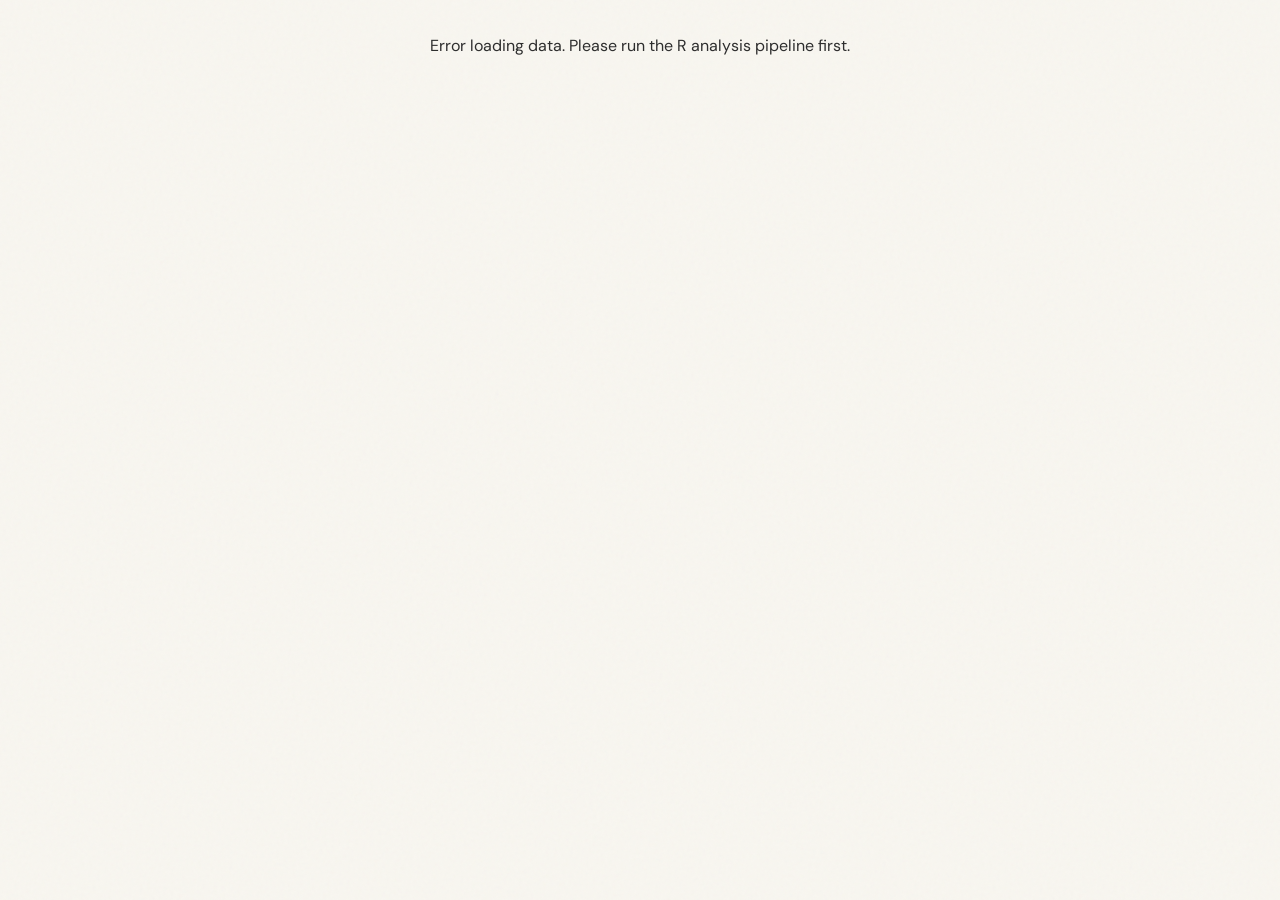
<file: index.html>
<!DOCTYPE html>
<!--
  ╔═══════════════════════════════════════════════════════════════════════════╗
  ║  CARPINTERIA SALT MARSH FISH OBSERVATORY                                  ║
  ║  ─────────────────────────────────────────────────────────────────────────║
  ║  Developed by Adrian Stier & the Ocean Recoveries Lab at UC Santa Barbara ║
  ║  Data: UCSB Marine Science Institute (SONGS Mitigation Program)           ║
  ║  Visualization: D3.js | Analysis: R (vegan, lme4, mgcv)                   ║
  ║                                                                           ║
  ║  Questions? stier@ucsb.edu | https://oceanrecoveries.com                  ║
  ║  Source: https://github.com/adrianstier/carpinteria-salt-marsh-fishes     ║
  ║                                                                           ║
  ║  v1.0 - January 2026                                                      ║
  ╚═══════════════════════════════════════════════════════════════════════════╝
-->
<html lang="en">
<head>
    <meta charset="UTF-8">
    <meta name="viewport" content="width=device-width, initial-scale=1.0">
    <title>Carpinteria Salt Marsh Fish Observatory</title>
    <meta name="description" content="13 years of fish community monitoring in one of Southern California's last remaining coastal wetlands.">
    <meta name="author" content="Adrian Stier, Ocean Recoveries Lab, UC Santa Barbara">

    <!-- Fonts - Cormorant Garamond (elegant serif) + DM Sans (clean modern) -->
    <link rel="preconnect" href="https://fonts.googleapis.com">
    <link rel="preconnect" href="https://fonts.gstatic.com" crossorigin>
    <link href="https://fonts.googleapis.com/css2?family=Cormorant+Garamond:ital,wght@0,400;0,500;0,600;0,700;1,400;1,500&family=DM+Sans:ital,opsz,wght@0,9..40,300;0,9..40,400;0,9..40,500;0,9..40,600;1,9..40,400&display=swap" rel="stylesheet">

    <!-- D3.js -->
    <script src="https://d3js.org/d3.v7.min.js"></script>

    <style>
        :root {
            --navy-deep: #0a1628;
            --navy: #1a3a5c;
            --navy-light: #2d5a87;
            --ocean: #3d7ab3;
            --ocean-light: #68a6d4;
            --sky: #a8d4ef;
            --marsh-dark: #1a4332;
            --marsh: #2d6a4f;
            --marsh-light: #52b788;
            --seagrass: #95d5b2;
            --sand: #e9c46a;
            --sand-light: #f4e4ba;
            --sunset: #f4a261;
            --coral: #e76f51;
            --white: #fefefe;
            --cream: #f8f6f0;
            --gray-light: #e8e6e1;
            --gray: #7a7a7a;
            --text: #2c2c2c;
            --font-display: 'Cormorant Garamond', Georgia, serif;
            --font-body: 'DM Sans', -apple-system, sans-serif;
            --section-padding: clamp(5rem, 12vw, 10rem);
            --content-width: min(72rem, 90vw);
            --narrow-width: min(48rem, 90vw);
            --ease-out-expo: cubic-bezier(0.16, 1, 0.3, 1);
            --ease-out-quart: cubic-bezier(0.25, 1, 0.5, 1);
        }

        /* Inline SVG Icon System */
        .icon {
            display: inline-flex;
            align-items: center;
            justify-content: center;
            width: 1em;
            height: 1em;
            vertical-align: -0.125em;
        }
        .icon svg {
            width: 100%;
            height: 100%;
            fill: currentColor;
        }
        .icon-lg { font-size: 1.5rem; }
        .icon-xl { font-size: 2rem; }
        .icon-2xl { font-size: 2.5rem; }
        .icon-hero { font-size: 8rem; opacity: 0.15; }

        * { margin: 0; padding: 0; box-sizing: border-box; }
        html { scroll-behavior: smooth; font-size: 16px; }
        body {
            font-family: var(--font-body);
            color: var(--text);
            background: var(--cream);
            line-height: 1.7;
            overflow-x: hidden;
        }

        /* Grain texture overlay */
        body::after {
            content: '';
            position: fixed;
            inset: 0;
            pointer-events: none;
            z-index: 9999;
            opacity: 0.03;
            background-image: url("data:image/svg+xml,%3Csvg viewBox='0 0 256 256' xmlns='http://www.w3.org/2000/svg'%3E%3Cfilter id='noise'%3E%3CfeTurbulence type='fractalNoise' baseFrequency='0.9' numOctaves='4' stitchTiles='stitch'/%3E%3C/filter%3E%3Crect width='100%25' height='100%25' filter='url(%23noise)'/%3E%3C/svg%3E");
        }

        /* Navigation */
        .nav {
            position: fixed;
            top: 0;
            left: 0;
            right: 0;
            z-index: 1000;
            padding: 1.25rem 2.5rem;
            display: flex;
            justify-content: space-between;
            align-items: center;
            transition: all 0.5s var(--ease-out-expo);
        }
        .nav.scrolled {
            background: rgba(10, 22, 40, 0.92);
            backdrop-filter: blur(20px);
            -webkit-backdrop-filter: blur(20px);
            padding: 0.875rem 2.5rem;
            box-shadow: 0 1px 0 rgba(255,255,255,0.05);
        }
        .nav-logo {
            font-family: var(--font-display);
            font-size: 1.2rem;
            font-weight: 600;
            color: var(--white);
            text-decoration: none;
            letter-spacing: 0.02em;
            transition: opacity 0.3s ease;
        }
        .nav-logo:hover { opacity: 0.8; }
        .nav-links {
            display: flex;
            gap: 3rem;
            list-style: none;
        }
        .nav-links a {
            color: rgba(255,255,255,0.7);
            text-decoration: none;
            font-size: 0.8rem;
            font-weight: 500;
            letter-spacing: 0.12em;
            text-transform: uppercase;
            transition: all 0.3s ease;
            position: relative;
        }
        .nav-links a::after {
            content: '';
            position: absolute;
            bottom: -4px;
            left: 0;
            width: 0;
            height: 1px;
            background: var(--sand);
            transition: width 0.3s var(--ease-out-expo);
        }
        .nav-links a:hover { color: var(--white); }
        .nav-links a:hover::after { width: 100%; }
        .nav-links a.nav-highlight {
            background: linear-gradient(135deg, var(--marsh), var(--marsh-light));
            color: var(--white);
            padding: 0.4rem 0.9rem;
            border-radius: 20px;
            font-weight: 600;
        }
        .nav-links a.nav-highlight::after { display: none; }
        .nav-links a.nav-highlight:hover {
            transform: translateY(-1px);
            box-shadow: 0 4px 12px rgba(82, 183, 136, 0.3);
        }
        @media (max-width: 768px) { .nav-links { display: none; } }

        /* Hero */
        .hero {
            min-height: 100vh;
            display: flex;
            flex-direction: column;
            justify-content: center;
            align-items: center;
            text-align: center;
            position: relative;
            background: linear-gradient(175deg, var(--navy-deep) 0%, var(--navy) 35%, var(--navy-light) 65%, var(--marsh-dark) 100%);
            overflow: hidden;
        }

        /* Animated wave SVG background */
        .hero-waves {
            position: absolute;
            bottom: 0;
            left: 0;
            right: 0;
            height: 40%;
            overflow: hidden;
            opacity: 0.15;
        }
        .hero-waves svg {
            position: absolute;
            bottom: 0;
            width: 200%;
            height: 100%;
        }
        .wave-1 { animation: waveFlow 25s linear infinite; }
        .wave-2 { animation: waveFlow 20s linear infinite reverse; opacity: 0.5; }
        .wave-3 { animation: waveFlow 30s linear infinite; opacity: 0.3; }
        @keyframes waveFlow {
            0% { transform: translateX(0); }
            100% { transform: translateX(-50%); }
        }

        /* Floating particles */
        .hero-particles {
            position: absolute;
            inset: 0;
            overflow: hidden;
        }
        .particle {
            position: absolute;
            width: 3px;
            height: 3px;
            background: rgba(168, 212, 239, 0.4);
            border-radius: 50%;
            animation: float 15s infinite ease-in-out;
        }
        @keyframes float {
            0%, 100% { transform: translateY(0) translateX(0); opacity: 0; }
            10% { opacity: 1; }
            90% { opacity: 1; }
            100% { transform: translateY(-100vh) translateX(20px); opacity: 0; }
        }

        .hero::before {
            content: '';
            position: absolute;
            inset: 0;
            background:
                radial-gradient(ellipse 100% 60% at 50% 110%, rgba(45, 106, 79, 0.25) 0%, transparent 50%),
                radial-gradient(ellipse 80% 50% at 20% 20%, rgba(61, 122, 179, 0.15) 0%, transparent 40%),
                radial-gradient(ellipse 60% 40% at 80% 30%, rgba(168, 212, 239, 0.1) 0%, transparent 40%);
        }
        .hero-content {
            position: relative;
            z-index: 2;
            max-width: 60rem;
            padding: 0 2rem;
        }
        .hero-eyebrow {
            font-size: 0.75rem;
            font-weight: 500;
            letter-spacing: 0.25em;
            text-transform: uppercase;
            color: var(--sand);
            margin-bottom: 2rem;
            animation: fadeUp 1.2s var(--ease-out-expo) forwards 0.2s;
            opacity: 0;
        }
        .hero-title {
            font-family: var(--font-display);
            font-size: clamp(3.5rem, 9vw, 6.5rem);
            font-weight: 600;
            color: var(--white);
            line-height: 1;
            margin-bottom: 2.5rem;
            animation: fadeUp 1.2s var(--ease-out-expo) forwards 0.4s;
            opacity: 0;
            letter-spacing: -0.02em;
        }
        .hero-title em {
            font-style: normal;
            font-weight: 400;
            color: var(--sky);
            display: block;
            margin-top: 0.25em;
        }
        .hero-subtitle {
            font-size: 1.15rem;
            color: rgba(255,255,255,0.75);
            max-width: 38rem;
            margin: 0 auto 4rem;
            font-weight: 300;
            animation: fadeUp 1.2s var(--ease-out-expo) forwards 0.6s;
            opacity: 0;
            line-height: 1.8;
        }
        .hero-stats {
            display: grid;
            grid-template-columns: repeat(auto-fit, minmax(180px, 1fr));
            gap: 0;
            max-width: 800px;
            margin: 0 auto;
            animation: fadeUp 1.2s var(--ease-out-expo) forwards 0.8s;
            opacity: 0;
            border: 1px solid rgba(255,255,255,0.1);
            background: rgba(255,255,255,0.03);
            backdrop-filter: blur(20px);
            border-radius: 4px;
            overflow: hidden;
        }
        .hero-stat {
            position: relative;
            padding: 2.5rem 2rem;
            text-align: center;
            border-right: 1px solid rgba(255,255,255,0.1);
            transition: all 0.3s var(--ease-out-quart);
        }
        .hero-stat:last-child {
            border-right: none;
        }
        .hero-stat:hover {
            background: rgba(255,255,255,0.05);
            transform: translateY(-2px);
        }
        .hero-stat-value {
            font-family: var(--font-display);
            font-size: 5rem;
            font-weight: 600;
            color: var(--white);
            letter-spacing: -0.03em;
            line-height: 1;
            display: block;
            margin-bottom: 0.75rem;
        }
        .hero-stat-label {
            font-size: 0.7rem;
            color: rgba(255,255,255,0.6);
            text-transform: uppercase;
            letter-spacing: 0.2em;
            font-weight: 500;
        }
        .scroll-indicator {
            position: absolute;
            bottom: 3rem;
            left: 50%;
            transform: translateX(-50%);
            color: rgba(255,255,255,0.4);
            font-size: 0.65rem;
            letter-spacing: 0.2em;
            text-transform: uppercase;
            animation: fadeUp 1.2s var(--ease-out-expo) forwards 1.2s, pulse 3s ease-in-out infinite 2.5s;
            opacity: 0;
            display: flex;
            flex-direction: column;
            align-items: center;
            gap: 0.75rem;
        }
        .scroll-indicator::after {
            content: '';
            width: 1px;
            height: 40px;
            background: linear-gradient(to bottom, rgba(255,255,255,0.4), transparent);
        }
        @keyframes fadeUp {
            from { opacity: 0; transform: translateY(40px); }
            to { opacity: 1; transform: translateY(0); }
        }
        @keyframes pulse {
            0%, 100% { opacity: 0.4; }
            50% { opacity: 0.7; }
        }

        /* Title shimmer effect */
        @keyframes shimmer {
            0% { background-position: -200% center; }
            100% { background-position: 200% center; }
        }
        .hero-title em {
            background: linear-gradient(90deg, var(--sky) 0%, var(--sand-light) 25%, var(--sky) 50%, var(--sand-light) 75%, var(--sky) 100%);
            background-size: 200% auto;
            -webkit-background-clip: text;
            background-clip: text;
            -webkit-text-fill-color: transparent;
            animation: shimmer 8s linear infinite;
        }

        /* Section wave dividers */
        .wave-divider {
            position: absolute;
            bottom: -1px;
            left: 0;
            width: 100%;
            overflow: hidden;
            line-height: 0;
        }
        .wave-divider svg {
            position: relative;
            display: block;
            width: calc(100% + 1.3px);
            height: 60px;
        }
        .wave-divider-top {
            top: -1px;
            bottom: auto;
            transform: rotate(180deg);
        }

        /* Organic ripple effect on hover */
        @keyframes ripple {
            0% { transform: scale(0); opacity: 0.4; }
            100% { transform: scale(4); opacity: 0; }
        }
        .ripple-effect {
            position: absolute;
            border-radius: 50%;
            background: radial-gradient(circle, var(--ocean-light) 0%, transparent 70%);
            pointer-events: none;
            width: 100px;
            height: 100px;
            transform: scale(0);
        }

        /* Scroll-triggered reveal */
        .reveal {
            opacity: 0;
            transform: translateY(30px);
            transition: opacity 0.8s var(--ease-out-expo), transform 0.8s var(--ease-out-expo);
        }
        .reveal.visible {
            opacity: 1;
            transform: translateY(0);
        }
        .reveal-delay-1 { transition-delay: 0.1s; }
        .reveal-delay-2 { transition-delay: 0.2s; }
        .reveal-delay-3 { transition-delay: 0.3s; }
        .reveal-delay-4 { transition-delay: 0.4s; }

        /* Sections */
        section { padding: var(--section-padding) 0; }
        .section-container {
            max-width: var(--content-width);
            margin: 0 auto;
            padding: 0 2rem;
        }
        .section-header {
            text-align: center;
            margin-bottom: 5rem;
        }
        .section-number {
            font-family: var(--font-body);
            font-size: 0.7rem;
            font-weight: 500;
            color: var(--ocean);
            letter-spacing: 0.2em;
            text-transform: uppercase;
            margin-bottom: 1.25rem;
            display: block;
        }
        .section-title {
            font-family: var(--font-display);
            font-size: clamp(2.25rem, 5vw, 3.5rem);
            font-weight: 500;
            color: var(--navy-deep);
            line-height: 1.15;
            margin-bottom: 1.25rem;
            letter-spacing: -0.01em;
        }
        .section-subtitle {
            font-size: 1.05rem;
            color: var(--gray);
            max-width: 34rem;
            margin: 0 auto;
            line-height: 1.7;
        }

        /* Intro */
        .intro {
            background: var(--white);
            position: relative;
        }
        .intro::before {
            content: '';
            position: absolute;
            top: 0;
            left: 0;
            right: 0;
            height: 1px;
            background: linear-gradient(90deg, transparent, var(--gray-light), transparent);
        }
        .intro-grid {
            display: grid;
            grid-template-columns: 1.1fr 0.9fr;
            gap: 5rem;
            align-items: center;
        }
        @media (max-width: 900px) { .intro-grid { grid-template-columns: 1fr; gap: 3rem; } }
        .intro-text h3 {
            font-family: var(--font-display);
            font-size: 1.75rem;
            font-weight: 500;
            color: var(--navy);
            margin-bottom: 2rem;
            line-height: 1.3;
        }
        .intro-text p {
            margin-bottom: 1.75rem;
            font-size: 1.02rem;
            color: var(--text);
        }
        .intro-text p:first-of-type::first-letter {
            font-family: var(--font-display);
            font-size: 4.5rem;
            float: left;
            line-height: 0.85;
            margin-right: 0.6rem;
            margin-top: 0.1rem;
            color: var(--ocean);
            font-weight: 500;
        }
        .intro-visual {
            background: linear-gradient(145deg, var(--navy) 0%, var(--navy-light) 50%, var(--marsh-dark) 100%);
            border-radius: 4px;
            aspect-ratio: 4/3;
            display: flex;
            align-items: center;
            justify-content: center;
            font-size: 6rem;
            position: relative;
            overflow: hidden;
            box-shadow: 0 30px 60px -20px rgba(10, 22, 40, 0.4);
        }
        .intro-visual::before {
            content: '';
            position: absolute;
            inset: 0;
            background: radial-gradient(circle at 30% 70%, rgba(82, 183, 136, 0.2) 0%, transparent 50%);
        }

        /* Methodology */
        .methodology {
            background: var(--cream);
            position: relative;
        }
        .method-cards {
            display: grid;
            grid-template-columns: repeat(3, 1fr);
            gap: 2rem;
        }
        @media (max-width: 900px) { .method-cards { grid-template-columns: 1fr; } }
        .method-card {
            background: var(--white);
            padding: 2.5rem;
            border-radius: 6px;
            box-shadow: 0 10px 40px -10px rgba(0,0,0,0.08);
            border: 1px solid rgba(0,0,0,0.04);
            transition: all 0.5s var(--ease-out-expo);
            position: relative;
            overflow: hidden;
        }
        .method-card::before {
            content: '';
            position: absolute;
            top: 0;
            left: 0;
            right: 0;
            height: 3px;
            background: linear-gradient(90deg, var(--ocean), var(--marsh-light));
            transform: scaleX(0);
            transform-origin: left;
            transition: transform 0.5s var(--ease-out-expo);
        }
        .method-card::after {
            content: '';
            position: absolute;
            inset: 0;
            background: linear-gradient(135deg, transparent 40%, rgba(168, 212, 239, 0.08) 50%, transparent 60%);
            transform: translateX(-100%);
            transition: transform 0.8s var(--ease-out-expo);
        }
        .method-card:hover {
            transform: translateY(-8px);
            box-shadow: 0 25px 60px -15px rgba(10, 22, 40, 0.18);
            border-color: rgba(61, 122, 179, 0.1);
        }
        .method-card:hover::before { transform: scaleX(1); }
        .method-card:hover::after { transform: translateX(100%); }
        .method-icon {
            width: 3.5rem;
            height: 3.5rem;
            background: linear-gradient(135deg, var(--ocean-light), var(--marsh-light));
            border-radius: 50%;
            display: flex;
            align-items: center;
            justify-content: center;
            font-size: 1.4rem;
            margin-bottom: 1.75rem;
            box-shadow: 0 8px 20px -5px rgba(61, 122, 179, 0.3);
        }
        .method-card h4 {
            font-family: var(--font-display);
            font-size: 1.4rem;
            font-weight: 600;
            color: var(--navy-deep);
            margin-bottom: 1rem;
        }
        .method-card p {
            font-size: 0.95rem;
            color: var(--gray);
            line-height: 1.7;
        }
        .method-stat {
            display: inline-block;
            background: linear-gradient(135deg, var(--sand-light), rgba(233, 196, 106, 0.3));
            color: var(--navy);
            padding: 0.4rem 1rem;
            border-radius: 100px;
            font-size: 0.8rem;
            font-weight: 600;
            margin-top: 1.5rem;
            letter-spacing: 0.02em;
        }

        /* Dashboard */
        .dashboard {
            background: var(--navy-deep);
            color: var(--white);
            position: relative;
            overflow: hidden;
        }
        .dashboard::before {
            content: '';
            position: absolute;
            inset: 0;
            background:
                radial-gradient(ellipse 80% 50% at 0% 100%, rgba(45, 90, 135, 0.15) 0%, transparent 50%),
                radial-gradient(ellipse 60% 40% at 100% 0%, rgba(45, 106, 79, 0.1) 0%, transparent 40%);
            pointer-events: none;
        }
        .dashboard .section-title { color: var(--white); }
        .dashboard .section-subtitle { color: rgba(255,255,255,0.55); }

        /* Chart Tabs - Scientific Journal Style */
        .chart-tabs {
            display: flex;
            justify-content: center;
            gap: 0.5rem;
            margin-bottom: 3rem;
            flex-wrap: wrap;
            background: rgba(0,0,0,0.2);
            padding: 0.5rem;
            border-radius: 16px;
            max-width: fit-content;
            margin-left: auto;
            margin-right: auto;
            box-shadow: inset 0 2px 8px rgba(0,0,0,0.3);
        }
        .chart-tab {
            padding: 0.65rem 1.25rem;
            background: transparent;
            border: none;
            border-radius: 12px;
            color: rgba(255,255,255,0.5);
            font-size: 0.8rem;
            font-weight: 500;
            cursor: pointer;
            transition: all 0.35s var(--ease-out-expo);
            letter-spacing: 0.02em;
            position: relative;
            overflow: hidden;
            white-space: nowrap;
        }
        .chart-tab::before {
            content: '';
            position: absolute;
            bottom: 0;
            left: 50%;
            width: 0;
            height: 2px;
            background: linear-gradient(90deg, var(--marsh-light), var(--ocean-light));
            transform: translateX(-50%);
            transition: width 0.35s var(--ease-out-expo);
            border-radius: 2px;
        }
        .chart-tab:hover {
            color: var(--white);
            background: rgba(255,255,255,0.05);
        }
        .chart-tab:hover::before {
            width: 60%;
        }
        .chart-tab.active {
            background: linear-gradient(135deg, rgba(82, 183, 136, 0.25), rgba(104, 166, 212, 0.25));
            color: var(--white);
            font-weight: 600;
            box-shadow:
                0 0 20px rgba(82, 183, 136, 0.2),
                inset 0 1px 0 rgba(255,255,255,0.1);
        }
        .chart-tab.active::before {
            width: 80%;
            height: 3px;
            background: linear-gradient(90deg, var(--marsh-light), var(--ocean-light), var(--sand));
            box-shadow: 0 0 12px var(--marsh-light);
        }

        /* Chart Container - Glassmorphic with Depth */
        .chart-container {
            background: linear-gradient(165deg, rgba(26, 58, 92, 0.4) 0%, rgba(10, 22, 40, 0.6) 100%);
            border: 1px solid rgba(255,255,255,0.08);
            border-radius: 20px;
            padding: 2.5rem 3rem;
            min-height: 540px;
            position: relative;
            backdrop-filter: blur(20px);
            -webkit-backdrop-filter: blur(20px);
            box-shadow:
                0 0 0 1px rgba(255,255,255,0.03) inset,
                0 25px 60px -15px rgba(0,0,0,0.5),
                0 0 80px -20px rgba(82, 183, 136, 0.1);
            overflow: hidden;
        }
        .chart-container::before {
            content: '';
            position: absolute;
            top: 0;
            left: 0;
            right: 0;
            height: 1px;
            background: linear-gradient(90deg, transparent, rgba(255,255,255,0.15), transparent);
        }
        .chart-container::after {
            content: '';
            position: absolute;
            top: -50%;
            right: -20%;
            width: 60%;
            height: 100%;
            background: radial-gradient(ellipse, rgba(82, 183, 136, 0.04) 0%, transparent 70%);
            pointer-events: none;
        }

        .chart-panel { display: none; position: relative; z-index: 1; }
        .chart-panel.active {
            display: block;
            animation: chartFadeIn 0.6s var(--ease-out-expo);
        }
        @keyframes chartFadeIn {
            from { opacity: 0; transform: translateY(15px) scale(0.98); }
            to { opacity: 1; transform: translateY(0) scale(1); }
        }

        .chart-title {
            font-family: var(--font-display);
            font-size: 1.75rem;
            font-weight: 500;
            margin-bottom: 0.5rem;
            letter-spacing: -0.02em;
            background: linear-gradient(135deg, var(--white) 0%, rgba(168, 212, 239, 0.9) 100%);
            -webkit-background-clip: text;
            -webkit-text-fill-color: transparent;
            background-clip: text;
        }
        .chart-description {
            color: rgba(255,255,255,0.55);
            font-size: 0.88rem;
            margin-bottom: 2rem;
            font-weight: 400;
            line-height: 1.7;
            max-width: 800px;
        }
        .chart-description strong {
            color: var(--sand);
            font-weight: 600;
        }
        .chart-area {
            width: 100%;
            height: 400px;
            position: relative;
        }

        /* Chart Legend - Refined */
        .chart-legend {
            display: flex;
            justify-content: center;
            gap: 2rem;
            margin-top: 2rem;
            flex-wrap: wrap;
            padding-top: 1.5rem;
            border-top: 1px solid rgba(255,255,255,0.06);
        }
        .legend-item {
            display: flex;
            align-items: center;
            gap: 0.5rem;
            color: rgba(255,255,255,0.7);
            font-size: 0.82rem;
            font-weight: 500;
            padding: 0.4rem 0.8rem;
            background: rgba(255,255,255,0.03);
            border-radius: 20px;
            transition: all 0.3s ease;
        }
        .legend-item:hover {
            background: rgba(255,255,255,0.08);
            transform: translateY(-1px);
        }
        .legend-dot {
            width: 10px;
            height: 10px;
            border-radius: 50%;
            box-shadow: 0 0 12px currentColor, 0 0 4px currentColor;
            animation: legendPulse 3s ease-in-out infinite;
        }
        @keyframes legendPulse {
            0%, 100% { opacity: 1; }
            50% { opacity: 0.7; }
        }

        /* D3 Chart Styles - Bioluminescent Theme */
        .chart-area .axis text {
            fill: rgba(255,255,255,0.6);
            font-size: 11px;
            font-family: var(--font-body);
            font-weight: 500;
        }
        .chart-area .axis line, .chart-area .axis path {
            stroke: rgba(255,255,255,0.12);
        }
        .chart-area .axis .domain {
            stroke: rgba(255,255,255,0.2);
        }
        .chart-area .grid line {
            stroke: rgba(255,255,255,0.04);
            stroke-dasharray: 3,6;
        }

        /* Chart bars with glow */
        .chart-area rect.bar {
            filter: drop-shadow(0 0 8px rgba(104, 166, 212, 0.3));
            transition: all 0.3s ease;
        }
        .chart-area rect.bar:hover {
            filter: drop-shadow(0 0 16px rgba(104, 166, 212, 0.5));
        }

        /* Chart lines with glow */
        .chart-area path[fill="none"] {
            filter: drop-shadow(0 0 6px currentColor);
        }

        /* Chart points */
        .chart-area circle {
            transition: all 0.25s ease;
        }
        .chart-area circle:hover {
            filter: drop-shadow(0 0 10px currentColor);
            transform-origin: center;
        }

        /* Stats Panel - Scientific Results */
        .stats-panel {
            background: linear-gradient(180deg, var(--cream) 0%, var(--white) 100%);
            padding: var(--section-padding) 0;
            position: relative;
            overflow: hidden;
        }
        .stats-panel::before {
            content: '';
            position: absolute;
            top: 0;
            left: 0;
            right: 0;
            height: 1px;
            background: linear-gradient(90deg, transparent, rgba(82, 183, 136, 0.3), transparent);
        }
        .stats-grid {
            display: grid;
            grid-template-columns: repeat(auto-fit, minmax(320px, 1fr));
            gap: 1.75rem;
        }
        .stat-card {
            background: var(--white);
            border-radius: 16px;
            padding: 1.75rem 2rem;
            position: relative;
            overflow: hidden;
            transition: all 0.5s var(--ease-out-expo);
            box-shadow:
                0 4px 20px -5px rgba(0,0,0,0.08),
                0 0 0 1px rgba(0,0,0,0.03);
        }
        .stat-card::before {
            content: '';
            position: absolute;
            top: 0;
            left: 0;
            width: 4px;
            height: 100%;
            background: linear-gradient(180deg, var(--ocean), var(--ocean-light));
            transition: width 0.4s var(--ease-out-expo);
            border-radius: 4px 0 0 4px;
        }
        .stat-card::after {
            content: '';
            position: absolute;
            top: 0;
            right: 0;
            width: 100%;
            height: 100%;
            background: radial-gradient(ellipse at top right, rgba(104, 166, 212, 0.05) 0%, transparent 60%);
            opacity: 0;
            transition: opacity 0.4s ease;
            pointer-events: none;
        }
        .stat-card:hover {
            transform: translateY(-4px);
            box-shadow:
                0 12px 40px -10px rgba(0,0,0,0.12),
                0 0 0 1px rgba(104, 166, 212, 0.1);
        }
        .stat-card:hover::before { width: 6px; }
        .stat-card:hover::after { opacity: 1; }
        .stat-card.highlight::before {
            background: linear-gradient(180deg, var(--marsh-light), var(--marsh));
        }
        .stat-card.highlight::after {
            background: radial-gradient(ellipse at top right, rgba(82, 183, 136, 0.06) 0%, transparent 60%);
        }
        .stat-card.warning::before {
            background: linear-gradient(180deg, var(--coral), #c44536);
        }
        .stat-card h4 {
            font-family: var(--font-display);
            font-size: 1.1rem;
            font-weight: 600;
            color: var(--navy-deep);
            margin-bottom: 1.25rem;
            padding-left: 0.75rem;
            letter-spacing: -0.01em;
            position: relative;
        }
        .stat-row {
            display: flex;
            justify-content: space-between;
            align-items: center;
            padding: 0.7rem 0.75rem;
            border-bottom: 1px solid rgba(0,0,0,0.04);
            transition: all 0.25s ease;
            border-radius: 6px;
            margin: 0 -0.25rem;
        }
        .stat-row:hover {
            background: linear-gradient(90deg, rgba(104, 166, 212, 0.04), transparent);
            border-bottom-color: transparent;
        }
        .stat-row:last-child { border-bottom: none; }
        .stat-label {
            color: var(--gray);
            font-size: 0.85rem;
            font-weight: 500;
        }
        .stat-value {
            font-weight: 600;
            color: var(--navy);
            font-size: 0.95rem;
            font-family: var(--font-body);
            transition: color 0.2s ease;
        }
        .stat-value.significant {
            color: var(--marsh);
            position: relative;
            padding-right: 1rem;
        }
        .stat-value.significant::after {
            content: '✓';
            position: absolute;
            right: 0;
            font-size: 0.75rem;
            color: var(--marsh-light);
        }
        .stat-value.not-significant {
            color: var(--gray);
            opacity: 0.8;
        }

        /* Species */
        .species {
            background: linear-gradient(180deg, var(--cream) 0%, var(--white) 100%);
            position: relative;
        }
        .species-grid {
            display: grid;
            grid-template-columns: repeat(auto-fill, minmax(300px, 1fr));
            gap: 2rem;
        }
        .species-card {
            background: var(--white);
            border-radius: 8px;
            overflow: hidden;
            box-shadow: 0 10px 40px -15px rgba(0,0,0,0.1);
            border: 1px solid rgba(0,0,0,0.04);
            transition: all 0.5s var(--ease-out-expo);
            position: relative;
        }
        .species-card::before {
            content: '';
            position: absolute;
            inset: 0;
            background: linear-gradient(135deg, transparent 50%, rgba(61, 122, 179, 0.03) 100%);
            opacity: 0;
            transition: opacity 0.5s ease;
            pointer-events: none;
            z-index: 1;
        }
        .species-card:hover {
            transform: translateY(-12px) scale(1.02);
            box-shadow: 0 30px 60px -15px rgba(10, 22, 40, 0.25);
            border-color: rgba(61, 122, 179, 0.15);
        }
        .species-card:hover::before { opacity: 1; }
        .species-header {
            height: 140px;
            background: linear-gradient(145deg, var(--navy) 0%, var(--navy-light) 100%);
            display: flex;
            align-items: center;
            justify-content: center;
            font-size: 3rem;
            position: relative;
            overflow: hidden;
        }
        .species-header::before {
            content: '';
            position: absolute;
            inset: 0;
            background: radial-gradient(circle at 70% 30%, rgba(168, 212, 239, 0.2) 0%, transparent 50%);
        }
        .species-header.species-photo {
            height: 180px;
            background-size: cover !important;
            background-position: center !important;
        }
        .species-header.species-photo::before {
            background: linear-gradient(to top, rgba(0,0,0,0.4), transparent 60%);
        }
        .species-header.species-photo::after {
            content: '';
            position: absolute;
            bottom: 0;
            left: 0;
            right: 0;
            height: 60px;
            background: linear-gradient(to top, var(--white), transparent);
        }
        .species-body { padding: 1.75rem; }
        .species-name {
            font-family: var(--font-display);
            font-size: 1.3rem;
            font-weight: 600;
            color: var(--navy-deep);
            margin-bottom: 0.35rem;
        }
        .species-scientific {
            font-style: italic;
            font-size: 0.88rem;
            color: var(--gray);
            margin-bottom: 1rem;
        }
        .species-stats {
            display: flex;
            gap: 1rem;
            margin-top: 0.5rem;
        }
        .species-stat {
            flex: 1;
            text-align: center;
            padding: 1rem 0.75rem;
            background: linear-gradient(135deg, var(--cream), rgba(248, 246, 240, 0.5));
            border-radius: 6px;
            transition: all 0.3s ease;
        }
        .species-card:hover .species-stat {
            background: linear-gradient(135deg, rgba(61, 122, 179, 0.08), rgba(82, 183, 136, 0.08));
        }
        .species-stat-value {
            font-family: var(--font-display);
            font-size: 1.4rem;
            font-weight: 600;
            color: var(--navy);
        }
        .species-stat-label {
            font-size: 0.65rem;
            color: var(--gray);
            text-transform: uppercase;
            letter-spacing: 0.08em;
            margin-top: 0.25rem;
        }

        /* Footer */
        .footer {
            background: var(--navy-deep);
            color: var(--white);
            padding: 4rem 0 2rem;
        }
        .footer-content {
            display: grid;
            grid-template-columns: 2fr 1fr 1fr;
            gap: 3rem;
            margin-bottom: 3rem;
        }
        @media (max-width: 768px) { .footer-content { grid-template-columns: 1fr; text-align: center; } }
        .footer-brand h3 {
            font-family: var(--font-display);
            font-size: 1.5rem;
            margin-bottom: 1rem;
        }
        .footer-brand p { color: rgba(255,255,255,0.6); }
        .footer-links h4 {
            font-size: 0.85rem;
            text-transform: uppercase;
            letter-spacing: 0.1em;
            margin-bottom: 1rem;
            color: var(--sand);
        }
        .footer-links ul { list-style: none; }
        .footer-links li { margin-bottom: 0.5rem; }
        .footer-links a { color: rgba(255,255,255,0.6); text-decoration: none; }
        .footer-links a:hover { color: var(--white); }
        .footer-bottom {
            padding-top: 2rem;
            border-top: 1px solid rgba(255,255,255,0.1);
            display: flex;
            justify-content: space-between;
            font-size: 0.85rem;
            color: rgba(255,255,255,0.4);
        }
        .footer-bottom a { color: var(--sand); text-decoration: none; }

        /* Tooltip - Refined Glassmorphic Style */
        .tooltip {
            position: absolute;
            background: linear-gradient(135deg, rgba(10, 22, 40, 0.95), rgba(26, 58, 92, 0.9));
            color: var(--white);
            padding: 1rem 1.25rem;
            border-radius: 12px;
            font-size: 0.85rem;
            pointer-events: none;
            opacity: 0;
            z-index: 100;
            box-shadow:
                0 8px 32px rgba(0,0,0,0.4),
                0 0 0 1px rgba(255,255,255,0.08) inset,
                0 0 20px rgba(82, 183, 136, 0.15);
            max-width: 280px;
            backdrop-filter: blur(12px);
            -webkit-backdrop-filter: blur(12px);
            transform: translateY(5px) scale(0.95);
            transition: opacity 0.2s ease, transform 0.2s ease;
        }
        .tooltip::before {
            content: '';
            position: absolute;
            top: 0;
            left: 0;
            right: 0;
            height: 1px;
            background: linear-gradient(90deg, transparent, rgba(255,255,255,0.2), transparent);
        }
        .tooltip.visible {
            opacity: 1;
            transform: translateY(0) scale(1);
        }
        .tooltip-title {
            font-weight: 600;
            margin-bottom: 0.35rem;
            font-size: 0.9rem;
            color: rgba(255,255,255,0.9);
        }
        .tooltip-value {
            color: var(--sand);
            font-family: var(--font-display);
            font-size: 1.2rem;
            font-weight: 500;
            text-shadow: 0 0 20px rgba(233, 196, 106, 0.3);
        }
    </style>
</head>
<body>
    <nav class="nav" id="nav">
        <a href="#" class="nav-logo">CSM Fish Observatory</a>
        <ul class="nav-links">
            <li><a href="#intro">About</a></li>
            <li><a href="#ecology">Ecology</a></li>
            <li><a href="#conservation">Conservation</a></li>
            <li><a href="#methodology">Methods</a></li>
            <li><a href="#dashboard">Data</a></li>
            <li><a href="analysis.html" class="nav-highlight">Analysis</a></li>
            <li><a href="#species">Species</a></li>
        </ul>
    </nav>

    <section class="hero">
        <!-- Animated wave background -->
        <div class="hero-waves">
            <svg class="wave-1" viewBox="0 0 1440 320" preserveAspectRatio="none">
                <path fill="rgba(82,183,136,0.3)" d="M0,192L48,186.7C96,181,192,171,288,181.3C384,192,480,224,576,213.3C672,203,768,149,864,128C960,107,1056,117,1152,138.7C1248,160,1344,192,1392,208L1440,224L1440,320L1392,320C1344,320,1248,320,1152,320C1056,320,960,320,864,320C768,320,672,320,576,320C480,320,384,320,288,320C192,320,96,320,48,320L0,320Z"></path>
            </svg>
            <svg class="wave-2" viewBox="0 0 1440 320" preserveAspectRatio="none">
                <path fill="rgba(61,122,179,0.2)" d="M0,96L48,112C96,128,192,160,288,165.3C384,171,480,149,576,154.7C672,160,768,192,864,197.3C960,203,1056,181,1152,165.3C1248,149,1344,139,1392,133.3L1440,128L1440,320L1392,320C1344,320,1248,320,1152,320C1056,320,960,320,864,320C768,320,672,320,576,320C480,320,384,320,288,320C192,320,96,320,48,320L0,320Z"></path>
            </svg>
            <svg class="wave-3" viewBox="0 0 1440 320" preserveAspectRatio="none">
                <path fill="rgba(168,212,239,0.15)" d="M0,256L48,240C96,224,192,192,288,192C384,192,480,224,576,234.7C672,245,768,235,864,213.3C960,192,1056,160,1152,165.3C1248,171,1344,213,1392,234.7L1440,256L1440,320L1392,320C1344,320,1248,320,1152,320C1056,320,960,320,864,320C768,320,672,320,576,320C480,320,384,320,288,320C192,320,96,320,48,320L0,320Z"></path>
            </svg>
        </div>
        <!-- Floating particles -->
        <div class="hero-particles" id="particles"></div>

        <div class="hero-content">
            <p class="hero-eyebrow">SONGS Mitigation Monitoring Program · UC Santa Barbara</p>
            <h1 class="hero-title">Carpinteria Salt Marsh<br><em>Fish Observatory</em></h1>
            <p class="hero-subtitle">230 acres of tidal flats, pickleweed, and fish. Thirteen years of scientific monitoring reveal the hidden dynamics of communities in one of Southern California's last remaining coastal wetlands.</p>
            <div class="hero-stats">
                <div class="hero-stat">
                    <div class="hero-stat-value" id="stat-years">13</div>
                    <div class="hero-stat-label">Years of Data</div>
                </div>
                <div class="hero-stat">
                    <div class="hero-stat-value" id="stat-species">71</div>
                    <div class="hero-stat-label">Fish Species</div>
                </div>
                <div class="hero-stat">
                    <div class="hero-stat-value" id="stat-samples">156</div>
                    <div class="hero-stat-label">Sampling Events</div>
                </div>
            </div>
        </div>
        <div class="scroll-indicator">Scroll to explore</div>
        <!-- Organic wave transition -->
        <div class="wave-divider">
            <svg viewBox="0 0 1200 60" preserveAspectRatio="none" fill="var(--white)">
                <path d="M0,60 C200,20 400,40 600,30 C800,20 1000,50 1200,30 L1200,60 L0,60 Z" opacity="0.5"/>
                <path d="M0,60 C150,40 350,20 550,35 C750,50 950,25 1200,40 L1200,60 L0,60 Z"/>
            </svg>
        </div>
    </section>

    <section class="intro" id="intro">
        <div class="section-container">
            <div class="intro-grid">
                <div class="intro-text">
                    <span class="section-number">01 - Introduction</span>
                    <h3>A Living Laboratory on California's Coast</h3>
                    <p>Carpinteria Salt Marsh is a 230-acre coastal wetland in Santa Barbara County. As one of the few remaining intact salt marshes along the Southern California coast, it serves as critical habitat for a diverse community of fish species.</p>
                    <p>Since 2012, researchers have systematically monitored fish populations as part of the San Onofre Nuclear Generating Station (SONGS) mitigation program. This long-term dataset provides unprecedented insight into how fish communities respond to environmental change.</p>
                    <p>The data tells a story of ecological resilience—from tiny gobies that spend their entire lives in the marsh to juvenile halibut using it as a nursery before heading to open waters.</p>
                </div>
                <div class="intro-visual" style="position: relative;">
                    <img src="assets/marsh/reserve_landscape.jpg" alt="Carpinteria Salt Marsh Reserve aerial view showing tidal channels and pickleweed" style="width: 100%; border-radius: 8px; box-shadow: 0 8px 32px rgba(0,0,0,0.15);">
                    <p style="font-size: 0.75rem; color: var(--gray); margin-top: 0.5rem; text-align: center;">
                        Photo: Christopher Woodcock / <a href="https://ucnrs.org/reserves/carpinteria-salt-marsh-reserve/" target="_blank" style="color: var(--ocean);">UC Natural Reserve System</a>
                    </p>
                </div>
            </div>

            <!-- Why Study Salt Marsh Fishes -->
            <div class="ecosystem-services" style="margin-top: 4rem; display: grid; grid-template-columns: repeat(auto-fit, minmax(240px, 1fr)); gap: 1.5rem;">
                <div style="background: var(--cream); padding: 1.75rem; border-radius: 6px; border-left: 4px solid var(--marsh);">
                    <h4 style="font-family: var(--font-display); font-size: 1.1rem; color: var(--navy-deep); margin-bottom: 0.75rem; display: flex; align-items: center; gap: 0.5rem;"><svg width="20" height="20" viewBox="0 0 24 24" fill="none" stroke="currentColor" stroke-width="1.5"><ellipse cx="12" cy="12" rx="8" ry="5"/><ellipse cx="12" cy="12" rx="5" ry="3" opacity="0.5"/><circle cx="8" cy="11" r="1.5" fill="currentColor" stroke="none"/></svg> Nursery Habitat</h4>
                    <p style="font-size: 0.9rem; color: var(--gray); line-height: 1.6;">Essential rearing grounds for juvenile fishes of commercial and recreational importance, including California halibut.</p>
                </div>
                <div style="background: var(--cream); padding: 1.75rem; border-radius: 6px; border-left: 4px solid var(--ocean);">
                    <h4 style="font-family: var(--font-display); font-size: 1.1rem; color: var(--navy-deep); margin-bottom: 0.75rem; display: flex; align-items: center; gap: 0.5rem;"><svg width="20" height="20" viewBox="0 0 24 24" fill="none" stroke="currentColor" stroke-width="1.5"><path d="M3 12c0-3 4-6 9-6s9 3 9 6-4 6-9 6-9-3-9-6z"/><path d="M7 12c0 1 2 3 5 3s5-2 5-3" opacity="0.5"/><circle cx="6" cy="10" r="1" fill="currentColor"/><path d="M15 8l3-3M15 16l3 3" stroke-linecap="round" opacity="0.6"/></svg> Foraging Grounds</h4>
                    <p style="font-size: 0.9rem; color: var(--gray); line-height: 1.6;">Productive feeding areas for resident species adapted to the marsh's fluctuating environmental conditions.</p>
                </div>
                <div style="background: var(--cream); padding: 1.75rem; border-radius: 6px; border-left: 4px solid var(--sand);">
                    <h4 style="font-family: var(--font-display); font-size: 1.1rem; color: var(--navy-deep); margin-bottom: 0.75rem; display: flex; align-items: center; gap: 0.5rem;"><svg width="20" height="20" viewBox="0 0 24 24" fill="none" stroke="currentColor" stroke-width="1.5"><path d="M4 20V10l8-6 8 6v10a1 1 0 01-1 1H5a1 1 0 01-1-1z"/><path d="M9 21V14h6v7" opacity="0.5"/><path d="M2 10l10-8 10 8" stroke-linecap="round"/></svg> Refugia</h4>
                    <p style="font-size: 0.9rem; color: var(--gray); line-height: 1.6;">Shallow, vegetated waters provide protection from predators for small and juvenile fishes.</p>
                </div>
                <div style="background: var(--cream); padding: 1.75rem; border-radius: 6px; border-left: 4px solid var(--coral);">
                    <h4 style="font-family: var(--font-display); font-size: 1.1rem; color: var(--navy-deep); margin-bottom: 0.75rem; display: flex; align-items: center; gap: 0.5rem;"><svg width="20" height="20" viewBox="0 0 24 24" fill="none" stroke="currentColor" stroke-width="1.5"><path d="M12 22V8M12 8c-2-4-6-6-6-6s2 4 6 6M12 8c2-4 6-6 6-6s-2 4-6 6"/><path d="M12 16c-3 0-5-2-5-2s2-2 5-2 5 2 5 2-2 2-5 2z" opacity="0.5"/><path d="M8 22h8" stroke-linecap="round"/></svg> Productivity Hotspots</h4>
                    <p style="font-size: 0.9rem; color: var(--gray); line-height: 1.6;">High primary productivity supports complex food webs that sustain diverse fish communities.</p>
                </div>
            </div>

            <!-- Learning Objectives -->
            <div style="margin-top: 4rem; background: linear-gradient(135deg, var(--navy-deep), var(--navy)); padding: 2.5rem; border-radius: 8px; color: var(--white);">
                <h3 style="font-family: var(--font-display); font-size: 1.5rem; margin-bottom: 1.5rem; color: var(--sand); display: flex; align-items: center; gap: 0.75rem;"><svg width="24" height="24" viewBox="0 0 24 24" fill="none" stroke="currentColor" stroke-width="1.5"><path d="M4 19.5A2.5 2.5 0 016.5 17H20"/><path d="M6.5 2H20v20H6.5A2.5 2.5 0 014 19.5v-15A2.5 2.5 0 016.5 2z"/><path d="M8 7h8M8 11h8M8 15h5" opacity="0.5" stroke-linecap="round"/></svg> Learning Objectives</h3>
                <p style="color: rgba(255,255,255,0.7); margin-bottom: 1.5rem;">By exploring this observatory, you will be able to:</p>
                <div style="display: grid; grid-template-columns: repeat(auto-fit, minmax(280px, 1fr)); gap: 1rem;">
                    <div style="display: flex; gap: 0.75rem; align-items: flex-start;">
                        <span style="background: var(--marsh); padding: 0.25rem 0.5rem; border-radius: 4px; font-size: 0.75rem; font-weight: 600;">1</span>
                        <span style="font-size: 0.95rem; color: rgba(255,255,255,0.9);">Identify the dominant fish species in Carpinteria Salt Marsh</span>
                    </div>
                    <div style="display: flex; gap: 0.75rem; align-items: flex-start;">
                        <span style="background: var(--marsh); padding: 0.25rem 0.5rem; border-radius: 4px; font-size: 0.75rem; font-weight: 600;">2</span>
                        <span style="font-size: 0.95rem; color: rgba(255,255,255,0.9);">Describe how fish communities differ between tidal creek and main channel habitats</span>
                    </div>
                    <div style="display: flex; gap: 0.75rem; align-items: flex-start;">
                        <span style="background: var(--marsh); padding: 0.25rem 0.5rem; border-radius: 4px; font-size: 0.75rem; font-weight: 600;">3</span>
                        <span style="font-size: 0.95rem; color: rgba(255,255,255,0.9);">Explain temporal patterns in fish abundance and diversity</span>
                    </div>
                    <div style="display: flex; gap: 0.75rem; align-items: flex-start;">
                        <span style="background: var(--marsh); padding: 0.25rem 0.5rem; border-radius: 4px; font-size: 0.75rem; font-weight: 600;">4</span>
                        <span style="font-size: 0.95rem; color: rgba(255,255,255,0.9);">Compare sampling methods and understand their biases</span>
                    </div>
                    <div style="display: flex; gap: 0.75rem; align-items: flex-start;">
                        <span style="background: var(--marsh); padding: 0.25rem 0.5rem; border-radius: 4px; font-size: 0.75rem; font-weight: 600;">5</span>
                        <span style="font-size: 0.95rem; color: rgba(255,255,255,0.9);">Discuss the ecological significance of salt marsh fishes</span>
                    </div>
                </div>
            </div>
        </div>
    </section>

    <!-- Ecology & Adaptations Section -->
    <section class="ecology" id="ecology" style="background: var(--cream); padding: var(--section-padding) 0;">
        <div class="section-container">
            <div class="section-header">
                <span class="section-number">02 - Fish Ecology</span>
                <h2 class="section-title">Life on the Edge</h2>
                <p class="section-subtitle">Salt marsh fishes face some of the most demanding conditions in the marine environment—and have evolved remarkable adaptations to thrive.</p>
            </div>

            <!-- Environmental Challenges -->
            <div style="display: grid; grid-template-columns: repeat(auto-fit, minmax(280px, 1fr)); gap: 2rem; margin-bottom: 4rem;">
                <div class="method-card">
                    <div class="method-icon"><svg width="48" height="48" viewBox="0 0 24 24" fill="none" stroke="currentColor" stroke-width="1.5"><path d="M14 14.76V3.5a2.5 2.5 0 00-5 0v11.26a4.5 4.5 0 105 0z"/><circle cx="11.5" cy="17.5" r="2" fill="currentColor" opacity="0.3"/><path d="M11.5 14V6" stroke-linecap="round"/></svg></div>
                    <h4>Temperature Extremes</h4>
                    <p>Water temperature swings <strong>15–32°C (59–90°F) twice daily</strong> with tidal cycles. During low tide, shallow pools heat rapidly under the sun, then cool dramatically when oceanic water floods back in.</p>
                </div>
                <div class="method-card">
                    <div class="method-icon"><svg width="48" height="48" viewBox="0 0 24 24" fill="none" stroke="currentColor" stroke-width="1.5"><circle cx="12" cy="12" r="3"/><path d="M12 2v4M12 18v4M4.93 4.93l2.83 2.83M16.24 16.24l2.83 2.83M2 12h4M18 12h4M4.93 19.07l2.83-2.83M16.24 7.76l2.83-2.83" opacity="0.4"/><path d="M8 12a4 4 0 018 0" stroke-dasharray="2 2"/></svg></div>
                    <h4>Oxygen Depletion</h4>
                    <p>Warm water holds less dissolved oxygen. Combined with decomposing organic matter, waters frequently become <strong>hypoxic</strong>—especially at night when photosynthesis stops but respiration continues.</p>
                </div>
                <div class="method-card">
                    <div class="method-icon"><svg width="48" height="48" viewBox="0 0 24 24" fill="none" stroke="currentColor" stroke-width="1.5"><path d="M12 2L8 8h8l-4-6z"/><circle cx="12" cy="15" r="6"/><path d="M9 14l2 2 4-4" stroke-linecap="round" stroke-linejoin="round" opacity="0.5"/><circle cx="10" cy="16" r="1" fill="currentColor" opacity="0.3"/><circle cx="14" cy="14" r="1" fill="currentColor" opacity="0.3"/></svg></div>
                    <h4>Salinity Fluctuations</h4>
                    <p>Tidal mixing creates gradients from <strong>nearly fresh</strong> (during rain) to <strong>hypersaline (>40 ppt)</strong> in evaporating pools. Fish must constantly osmoregulate to survive.</p>
                </div>
                <div class="method-card">
                    <div class="method-icon"><svg width="48" height="48" viewBox="0 0 24 24" fill="none" stroke="currentColor" stroke-width="1.5"><path d="M2 18c2-2 4-2 6 0s4 2 6 0 4-2 6 0"/><path d="M2 14c2-2 4-2 6 0s4 2 6 0 4-2 6 0" opacity="0.4"/><path d="M8 10V6M16 10V6" stroke-linecap="round"/><path d="M6 6h4M14 6h4" stroke-linecap="round"/></svg></div>
                    <h4>Tidal Stranding</h4>
                    <p>Twice daily, receding tides can <strong>trap fish in isolated pools</strong> or expose them to air. Species that cannot find refugia are excluded from this habitat.</p>
                </div>
            </div>

            <!-- Remarkable Adaptations -->
            <div style="background: var(--white); border-radius: 8px; padding: 2.5rem; margin-bottom: 2rem; box-shadow: 0 10px 40px -10px rgba(0,0,0,0.08);">
                <h3 style="font-family: var(--font-display); font-size: 1.75rem; color: var(--navy-deep); margin-bottom: 2rem;">Remarkable Adaptations</h3>

                <div style="display: grid; grid-template-columns: 1fr 1fr; gap: 3rem;">
                    <div>
                        <h4 style="font-family: var(--font-display); font-size: 1.25rem; color: var(--marsh); margin-bottom: 1rem; display: flex; align-items: center; gap: 0.5rem;"><svg width="24" height="24" viewBox="0 0 24 24" fill="none" stroke="currentColor" stroke-width="1.5"><ellipse cx="10" cy="12" rx="7" ry="4"/><path d="M17 12c2-2 5-3 5-3s-3 1-5 3c2 2 5 3 5 3s-3-1-5-3z"/><circle cx="6" cy="11" r="1.5" fill="currentColor"/><path d="M10 16c2 0 4-1 5-2" opacity="0.5"/></svg> Goby Specializations</h4>
                        <p style="margin-bottom: 1rem; color: var(--text);">The gobies that dominate salt marshes possess remarkable adaptations:</p>
                        <ul style="list-style: none; padding: 0; color: var(--gray);">
                            <li style="padding: 0.5rem 0; border-bottom: 1px solid var(--gray-light);"><strong style="color: var(--navy);">Fused Pelvic Fins:</strong> Form a sucking disc to cling to rocks and mud, preventing them from being swept away by tidal currents.</li>
                            <li style="padding: 0.5rem 0; border-bottom: 1px solid var(--gray-light);"><strong style="color: var(--navy);">Air Breathing:</strong> The Longjaw Mudsucker has a capillary network in the roof of its mouth that allows gas exchange with air!</li>
                            <li style="padding: 0.5rem 0;"><strong style="color: var(--navy);">Burrowing Behavior:</strong> Mudsuckers take over abandoned burrows from ghost shrimp and crabs—males will even suck crabs right out of their burrows!</li>
                        </ul>
                    </div>
                    <div>
                        <h4 style="font-family: var(--font-display); font-size: 1.25rem; color: var(--ocean); margin-bottom: 1rem; display: flex; align-items: center; gap: 0.5rem;"><svg width="24" height="24" viewBox="0 0 24 24" fill="none" stroke="currentColor" stroke-width="1.5"><ellipse cx="12" cy="14" rx="9" ry="4" transform="rotate(-15 12 14)"/><circle cx="8" cy="12" r="1.5" fill="currentColor"/><circle cx="11" cy="11" r="1" fill="currentColor"/><path d="M15 14c3 0 5-1 6-2" opacity="0.5"/><path d="M4 16l-1 3M20 12l2-1" stroke-linecap="round" opacity="0.4"/></svg> Flatfish Transformations</h4>
                        <p style="margin-bottom: 1rem; color: var(--text);">Flatfishes like California Halibut undergo one of nature's most remarkable transformations:</p>
                        <ul style="list-style: none; padding: 0; color: var(--gray);">
                            <li style="padding: 0.5rem 0; border-bottom: 1px solid var(--gray-light);"><strong style="color: var(--navy);">Eye Migration:</strong> Larvae start with eyes on both sides. As they develop, one eye physically migrates across the skull to join the other!</li>
                            <li style="padding: 0.5rem 0; border-bottom: 1px solid var(--gray-light);"><strong style="color: var(--navy);">Master Camouflage:</strong> Can rapidly change skin color and pattern using specialized pigment cells (chromatophores).</li>
                            <li style="padding: 0.5rem 0;"><strong style="color: var(--navy);">Counter-Shading:</strong> Dark on top, light below—providing protection throughout the water column.</li>
                        </ul>
                    </div>
                </div>

                <!-- Field Note callout -->
                <div style="margin-top: 2rem; padding: 1.5rem; background: linear-gradient(135deg, var(--sand-light), var(--cream)); border-radius: 6px; border-left: 4px solid var(--sand);">
                    <h5 style="font-family: var(--font-display); color: var(--navy-deep); margin-bottom: 0.5rem; display: flex; align-items: center; gap: 0.5rem;">
                        <svg width="18" height="18" viewBox="0 0 24 24" fill="none" stroke="currentColor" stroke-width="1.5"><path d="M14 2H6a2 2 0 00-2 2v16a2 2 0 002 2h12a2 2 0 002-2V8z"/><polyline points="14 2 14 8 20 8"/><line x1="16" y1="13" x2="8" y2="13"/><line x1="16" y1="17" x2="8" y2="17"/><polyline points="10 9 9 9 8 9"/></svg>
                        Field Note
                    </h5>
                    <p style="color: var(--gray); font-size: 0.9rem; line-height: 1.7; font-style: italic; margin: 0;">
                        "We've caught longjaw mudsuckers that survived overnight in the cooler after being accidentally left behind. That air-breathing adaptation is very real—these fish are incredibly tough."
                        <span style="display: block; margin-top: 0.5rem; font-style: normal; font-size: 0.8rem; color: var(--navy);">— A. Stier, field observations</span>
                    </p>
                </div>
            </div>

            <!-- Nursery Function -->
            <div style="background: linear-gradient(135deg, var(--marsh-dark), var(--marsh)); border-radius: 8px; padding: 2.5rem; color: var(--white);">
                <h3 style="font-family: var(--font-display); font-size: 1.75rem; margin-bottom: 1.5rem; display: flex; align-items: center; gap: 0.75rem;"><svg width="28" height="28" viewBox="0 0 24 24" fill="none" stroke="currentColor" stroke-width="1.5"><ellipse cx="12" cy="12" rx="8" ry="5"/><ellipse cx="12" cy="12" rx="5" ry="3" opacity="0.5"/><ellipse cx="12" cy="12" rx="2.5" ry="1.5" opacity="0.3"/><circle cx="8" cy="11" r="1" fill="currentColor"/></svg> Critical Nursery Habitat</h3>
                <p style="color: rgba(255,255,255,0.85); margin-bottom: 2rem; font-size: 1.05rem;">Salt marshes serve as essential nursery habitat for many commercially and ecologically important species:</p>

                <div style="display: grid; grid-template-columns: repeat(auto-fit, minmax(250px, 1fr)); gap: 1.5rem;">
                    <div style="background: rgba(255,255,255,0.1); padding: 1.5rem; border-radius: 6px;">
                        <h4 style="color: var(--sand); margin-bottom: 0.75rem;">California Halibut</h4>
                        <p style="font-size: 0.9rem; color: rgba(255,255,255,0.8);">Juvenile halibut spend their first 1–2 years in shallow estuarine habitats before moving offshore. Without healthy salt marshes, halibut populations would decline.</p>
                    </div>
                    <div style="background: rgba(255,255,255,0.1); padding: 1.5rem; border-radius: 6px;">
                        <h4 style="color: var(--sand); margin-bottom: 0.75rem;">Leopard Sharks</h4>
                        <p style="font-size: 0.9rem; color: rgba(255,255,255,0.8);">Female leopard sharks enter salt marshes specifically to give birth. Warm temperatures accelerate embryo development, and shallow waters exclude larger predators.</p>
                    </div>
                    <div style="background: rgba(255,255,255,0.1); padding: 1.5rem; border-radius: 6px;">
                        <h4 style="color: var(--sand); margin-bottom: 0.75rem;">Round Stingrays</h4>
                        <p style="font-size: 0.9rem; color: rgba(255,255,255,0.8);">Like leopard sharks, female stingrays use warm, protected marsh waters for pupping—giving newborns a safe start to life.</p>
                    </div>
                </div>
            </div>
        </div>
    </section>

    <!-- Conservation Section -->
    <section class="conservation" id="conservation" style="background: var(--white); padding: var(--section-padding) 0;">
        <div class="section-container">
            <div style="display: grid; grid-template-columns: 1fr 1.2fr; gap: 4rem; align-items: center;">
                <div>
                    <span class="section-number" style="color: var(--coral);">A Vanishing Ecosystem</span>
                    <h2 class="section-title" style="margin-bottom: 1.5rem;">Only 3% Remain</h2>
                    <p style="font-size: 1.1rem; color: var(--text); margin-bottom: 1.5rem; line-height: 1.8;">Since European settlement, <strong>over 90% of California's tidal wetlands</strong> have been destroyed by agricultural conversion, urban development, port construction, and flood control projects.</p>
                    <p style="color: var(--gray); line-height: 1.8;">Carpinteria Salt Marsh represents one of the <strong>last relatively undisturbed tidal wetlands</strong> in Southern California. Its fish community provides a valuable reference for understanding healthy wetland function—critical information for restoration projects.</p>

                    <div style="margin-top: 2rem; padding: 1.5rem; background: var(--cream); border-radius: 6px; border-left: 4px solid var(--coral);">
                        <h4 style="font-family: var(--font-display); color: var(--navy-deep); margin-bottom: 0.75rem;">Why Fishes Matter</h4>
                        <p style="font-size: 0.9rem; color: var(--gray); line-height: 1.7;">The fish community serves as an <strong>indicator of ecosystem health</strong>. High diversity suggests good habitat quality; nursery species indicate ocean connectivity; resident specialists reflect stable marsh processes.</p>
                    </div>
                </div>

                <div style="background: linear-gradient(180deg, var(--navy-deep), var(--navy)); border-radius: 8px; padding: 2.5rem; color: var(--white);">
                    <h3 style="font-family: var(--font-display); font-size: 1.5rem; margin-bottom: 2rem; color: var(--sand);">Threats to California Wetlands</h3>
                    <div style="display: grid; gap: 1rem;">
                        <div style="display: flex; align-items: center; gap: 1rem; padding: 1rem; background: rgba(255,255,255,0.05); border-radius: 6px;">
                            <span style="font-size: 1.5rem; display: flex; align-items: center;"><svg width="24" height="24" viewBox="0 0 24 24" fill="none" stroke="currentColor" stroke-width="1.5"><path d="M12 22V12M12 12c-2-4-5-6-5-6s1 4 5 6M12 12c2-4 5-6 5-6s-1 4-5 6"/><path d="M7 22h10" stroke-linecap="round"/><path d="M4 12h4M16 12h4" opacity="0.4" stroke-linecap="round"/></svg></span>
                            <div><strong style="color: var(--white);">Agricultural Conversion</strong><p style="font-size: 0.85rem; color: rgba(255,255,255,0.6); margin: 0;">Wetlands drained for farming</p></div>
                        </div>
                        <div style="display: flex; align-items: center; gap: 1rem; padding: 1rem; background: rgba(255,255,255,0.05); border-radius: 6px;">
                            <span style="font-size: 1.5rem; display: flex; align-items: center;"><svg width="24" height="24" viewBox="0 0 24 24" fill="none" stroke="currentColor" stroke-width="1.5"><rect x="3" y="10" width="6" height="12" rx="1"/><rect x="9" y="6" width="6" height="16" rx="1"/><rect x="15" y="8" width="6" height="14" rx="1"/><path d="M5 13h2M5 16h2M11 9h2M11 12h2M11 15h2M17 11h2M17 14h2" stroke-linecap="round" opacity="0.5"/></svg></span>
                            <div><strong style="color: var(--white);">Urban Development</strong><p style="font-size: 0.85rem; color: rgba(255,255,255,0.6); margin: 0;">Coastal cities expanding</p></div>
                        </div>
                        <div style="display: flex; align-items: center; gap: 1rem; padding: 1rem; background: rgba(255,255,255,0.05); border-radius: 6px;">
                            <span style="font-size: 1.5rem; display: flex; align-items: center;"><svg width="24" height="24" viewBox="0 0 24 24" fill="none" stroke="currentColor" stroke-width="1.5"><path d="M12 22V14"/><path d="M12 14c-4 0-8 2-8 2l4-8 4-6 4 6 4 8s-4-2-8-2z"/><path d="M8 8l4-6 4 6" opacity="0.4"/><circle cx="12" cy="18" r="1" fill="currentColor"/></svg></span>
                            <div><strong style="color: var(--white);">Port & Marina Construction</strong><p style="font-size: 0.85rem; color: rgba(255,255,255,0.6); margin: 0;">Dredging and fill operations</p></div>
                        </div>
                        <div style="display: flex; align-items: center; gap: 1rem; padding: 1rem; background: rgba(255,255,255,0.05); border-radius: 6px;">
                            <span style="font-size: 1.5rem; display: flex; align-items: center;"><svg width="24" height="24" viewBox="0 0 24 24" fill="none" stroke="currentColor" stroke-width="1.5"><path d="M2 12c2-2 4-2 6 0s4 2 6 0 4-2 6 0"/><path d="M2 17c2-2 4-2 6 0s4 2 6 0 4-2 6 0" opacity="0.5"/><path d="M2 7c2-2 4-2 6 0s4 2 6 0 4-2 6 0" opacity="0.3"/></svg></span>
                            <div><strong style="color: var(--white);">Flood Control Projects</strong><p style="font-size: 0.85rem; color: rgba(255,255,255,0.6); margin: 0;">Channelization and levees</p></div>
                        </div>
                    </div>
                </div>
            </div>
        </div>
    </section>

    <section class="methodology" id="methodology">
        <div class="section-container">
            <div class="section-header">
                <span class="section-number">03 - Data Collection</span>
                <h2 class="section-title">How We Monitor the Marsh</h2>
                <p class="section-subtitle">A 13-year monitoring program using complementary sampling techniques to capture the full diversity of the fish community.</p>
            </div>

            <!-- Data Source Context -->
            <div style="background: linear-gradient(135deg, var(--ocean), var(--ocean-light)); border-radius: 8px; padding: 2.5rem; color: var(--white); margin-bottom: 3rem;">
                <div style="display: grid; grid-template-columns: 1fr 1fr; gap: 3rem; align-items: center;">
                    <div>
                        <h3 style="font-family: var(--font-display); font-size: 1.5rem; margin-bottom: 1rem; display: flex; align-items: center; gap: 0.75rem;">
                            <svg width="28" height="28" viewBox="0 0 24 24" fill="none" stroke="currentColor" stroke-width="1.5"><path d="M12 2L2 7l10 5 10-5-10-5z"/><path d="M2 17l10 5 10-5M2 12l10 5 10-5" opacity="0.5"/></svg>
                            SONGS Mitigation Program
                        </h3>
                        <p style="color: rgba(255,255,255,0.9); line-height: 1.8; margin-bottom: 1rem;">This dataset comes from the <strong>San Onofre Nuclear Generating Station (SONGS) Mitigation Monitoring Program</strong>, conducted by UC Santa Barbara's Marine Science Institute.</p>
                        <p style="color: rgba(255,255,255,0.75); font-size: 0.95rem; line-height: 1.7;">The program was established to monitor the ecological success of wetland restoration projects required as mitigation for impacts from the power plant's cooling water intake. Carpinteria Salt Marsh serves as a <strong>reference site</strong>—representing natural, undisturbed wetland function.</p>
                    </div>
                    <div style="background: rgba(255,255,255,0.1); border-radius: 8px; padding: 2rem;">
                        <h4 style="color: var(--sand); margin-bottom: 1.5rem; font-family: var(--font-display);">Dataset Summary</h4>
                        <div style="display: grid; gap: 1rem;">
                            <div style="display: flex; justify-content: space-between; padding-bottom: 0.75rem; border-bottom: 1px solid rgba(255,255,255,0.15);">
                                <span style="color: rgba(255,255,255,0.7);">Time Period</span>
                                <strong>2012 – 2024</strong>
                            </div>
                            <div style="display: flex; justify-content: space-between; padding-bottom: 0.75rem; border-bottom: 1px solid rgba(255,255,255,0.15);">
                                <span style="color: rgba(255,255,255,0.7);">Total Records</span>
                                <strong id="total-records-display">367,245</strong>
                            </div>
                            <div style="display: flex; justify-content: space-between; padding-bottom: 0.75rem; border-bottom: 1px solid rgba(255,255,255,0.15);">
                                <span style="color: rgba(255,255,255,0.7);">Species Detected</span>
                                <strong id="species-detected-display">40+</strong>
                            </div>
                            <div style="display: flex; justify-content: space-between;">
                                <span style="color: rgba(255,255,255,0.7);">Habitat Types</span>
                                <strong>Tidal Creek & Main Channel</strong>
                            </div>
                        </div>
                    </div>
                </div>
            </div>

            <!-- Sampling Methods -->
            <h3 style="font-family: var(--font-display); font-size: 1.5rem; color: var(--navy-deep); margin-bottom: 2rem; display: flex; align-items: center; gap: 0.75rem;">
                <svg width="24" height="24" viewBox="0 0 24 24" fill="none" stroke="currentColor" stroke-width="1.5"><circle cx="12" cy="12" r="10"/><path d="M12 6v6l4 2" stroke-linecap="round"/></svg>
                Sampling Protocol
            </h3>

            <div class="method-cards">
                <div class="method-card">
                    <div class="method-icon"><svg width="48" height="48" viewBox="0 0 24 24" fill="none" stroke="currentColor" stroke-width="1.5"><rect x="4" y="8" width="16" height="12" rx="1"/><path d="M4 12h16M8 8V6M16 8V6" stroke-linecap="round"/><path d="M7 14v3M12 14v3M17 14v3" opacity="0.4" stroke-linecap="round"/></svg></div>
                    <h4>Enclosure Traps</h4>
                    <p>Small (0.43 m²) enclosure traps target <strong>resident gobies</strong> and other small benthic fish in tidal creek habitats. Traps are placed during low tide and retrieved after the tide recedes.</p>
                    <span class="method-stat" id="enclosure-records">26,685 records</span>
                </div>
                <div class="method-card">
                    <div class="method-icon"><svg width="48" height="48" viewBox="0 0 24 24" fill="none" stroke="currentColor" stroke-width="1.5"><path d="M4 4c0 8 4 12 8 16 4-4 8-8 8-16"/><path d="M4 4c4 1 8 1 8 1s4 0 8-1" stroke-linecap="round"/><path d="M6 8c3 0.5 6 0.5 6 0.5s3 0 6-0.5M8 12c2 0.3 4 0.3 4 0.3s2 0 4-0.3" opacity="0.4"/></svg></div>
                    <h4>Beach Seines</h4>
                    <p>Larger beach seines (~100 m²) sample the main channel, capturing <strong>mobile species</strong> like topsmelt, killifish, and juvenile halibut. Nets are deployed at standardized sites.</p>
                    <span class="method-stat" id="seine-records">340,560 records</span>
                </div>
                <div class="method-card">
                    <div class="method-icon"><svg width="48" height="48" viewBox="0 0 24 24" fill="none" stroke="currentColor" stroke-width="1.5"><rect x="3" y="3" width="18" height="18" rx="2"/><path d="M7 17V10M12 17V7M17 17V12" stroke-linecap="round" stroke-width="2"/><path d="M3 7h18" opacity="0.3"/></svg></div>
                    <h4>R Statistical Analysis</h4>
                    <p>Comprehensive analysis using <strong>vegan</strong> (community ecology), <strong>Kendall</strong> (trend tests), <strong>lme4</strong> (mixed models), and <strong>mgcv</strong> (GAMs).</p>
                    <span class="method-stat">R v4.5</span>
                </div>
            </div>

            <!-- Sampling Considerations -->
            <div style="margin-top: 4rem; display: grid; grid-template-columns: 1fr 1fr; gap: 2rem;">
                <div style="background: var(--cream); border-radius: 8px; padding: 2rem; border-left: 4px solid var(--coral);">
                    <h4 style="font-family: var(--font-display); color: var(--navy-deep); margin-bottom: 1.25rem; display: flex; align-items: center; gap: 0.5rem;">
                        <svg width="20" height="20" viewBox="0 0 24 24" fill="none" stroke="var(--coral)" stroke-width="1.5"><path d="M12 9v4M12 17h.01"/><path d="M10.29 3.86L1.82 18a2 2 0 001.71 3h16.94a2 2 0 001.71-3L13.71 3.86a2 2 0 00-3.42 0z"/></svg>
                        Sampling Limitations
                    </h4>
                    <p style="color: var(--gray); font-size: 0.9rem; line-height: 1.7; margin-bottom: 1rem;">No sampling method captures all fishes equally. Understanding gear biases is essential for interpreting the data:</p>
                    <ul style="color: var(--gray); font-size: 0.9rem; line-height: 1.8; padding-left: 1.25rem;">
                        <li>Fast-swimming fishes can <strong>outswim</strong> the seine net</li>
                        <li>Some species <strong>jump over</strong> the net when cornered</li>
                        <li>Burrowing fishes in their burrows are <strong>missed entirely</strong></li>
                        <li>Enclosure traps only sample <strong>small areas</strong> (0.43 m²)</li>
                    </ul>
                </div>
                <div style="background: var(--cream); border-radius: 8px; padding: 2rem; border-left: 4px solid var(--marsh);">
                    <h4 style="font-family: var(--font-display); color: var(--navy-deep); margin-bottom: 1.25rem; display: flex; align-items: center; gap: 0.5rem;">
                        <svg width="20" height="20" viewBox="0 0 24 24" fill="none" stroke="var(--marsh)" stroke-width="1.5"><path d="M22 11.08V12a10 10 0 11-5.93-9.14"/><path d="M22 4L12 14.01l-3-3" stroke-linecap="round" stroke-linejoin="round"/></svg>
                        Why Two Methods?
                    </h4>
                    <p style="color: var(--gray); font-size: 0.9rem; line-height: 1.7; margin-bottom: 1rem;">The complementary sampling design captures different components of the fish community:</p>
                    <ul style="color: var(--gray); font-size: 0.9rem; line-height: 1.8; padding-left: 1.25rem;">
                        <li><strong>Enclosure traps</strong> target small, benthic gobies in tidal creeks</li>
                        <li><strong>Beach seines</strong> capture larger, mobile fish in main channels</li>
                        <li>Together they provide a <strong>comprehensive picture</strong></li>
                        <li>Different habitats support <strong>distinct communities</strong></li>
                    </ul>
                </div>
            </div>

            <!-- Data Access -->
            <div style="margin-top: 3rem; background: var(--navy-deep); border-radius: 8px; padding: 2rem; color: var(--white);">
                <div style="display: flex; justify-content: space-between; align-items: center; flex-wrap: wrap; gap: 1.5rem;">
                    <div>
                        <h4 style="font-family: var(--font-display); color: var(--sand); margin-bottom: 0.5rem; display: flex; align-items: center; gap: 0.5rem;">
                            <svg width="20" height="20" viewBox="0 0 24 24" fill="none" stroke="currentColor" stroke-width="1.5"><path d="M21 15v4a2 2 0 01-2 2H5a2 2 0 01-2-2v-4"/><polyline points="7 10 12 15 17 10"/><line x1="12" y1="15" x2="12" y2="3"/></svg>
                            Open Data Access
                        </h4>
                        <p style="color: rgba(255,255,255,0.7); font-size: 0.9rem;">All data is publicly available through the Environmental Data Initiative (EDI) repository.</p>
                    </div>
                    <div style="display: flex; gap: 1rem; flex-wrap: wrap;">
                        <a href="https://portal.edirepository.org/nis/mapbrowse?packageid=edi.647.8" target="_blank" style="background: var(--marsh); color: var(--white); padding: 0.75rem 1.25rem; border-radius: 6px; text-decoration: none; font-size: 0.85rem; font-weight: 500; display: flex; align-items: center; gap: 0.5rem;">
                            <svg width="16" height="16" viewBox="0 0 24 24" fill="none" stroke="currentColor" stroke-width="2"><path d="M18 13v6a2 2 0 01-2 2H5a2 2 0 01-2-2V8a2 2 0 012-2h6"/><polyline points="15 3 21 3 21 9"/><line x1="10" y1="14" x2="21" y2="3"/></svg>
                            Seine Data (EDI)
                        </a>
                        <a href="https://portal.edirepository.org/nis/mapbrowse?packageid=edi.648.8" target="_blank" style="background: var(--ocean); color: var(--white); padding: 0.75rem 1.25rem; border-radius: 6px; text-decoration: none; font-size: 0.85rem; font-weight: 500; display: flex; align-items: center; gap: 0.5rem;">
                            <svg width="16" height="16" viewBox="0 0 24 24" fill="none" stroke="currentColor" stroke-width="2"><path d="M18 13v6a2 2 0 01-2 2H5a2 2 0 01-2-2V8a2 2 0 012-2h6"/><polyline points="15 3 21 3 21 9"/><line x1="10" y1="14" x2="21" y2="3"/></svg>
                            Enclosure Data (EDI)
                        </a>
                    </div>
                </div>
            </div>
        </div>
        <!-- Wave transition to dashboard -->
        <div class="wave-divider">
            <svg viewBox="0 0 1200 60" preserveAspectRatio="none" fill="var(--navy-deep)">
                <path d="M0,60 C300,30 500,50 700,35 C900,20 1100,45 1200,25 L1200,60 L0,60 Z" opacity="0.6"/>
                <path d="M0,60 C200,45 400,25 600,40 C800,55 1000,30 1200,45 L1200,60 L0,60 Z"/>
            </svg>
        </div>
    </section>

    <section class="dashboard" id="dashboard">
        <div class="section-container">
            <div class="section-header">
                <span class="section-number" style="color: var(--sand);">04 - Interactive Data</span>
                <h2 class="section-title">Explore the Dataset</h2>
                <p class="section-subtitle">Dive into 13 years of fish community data with interactive visualizations.</p>
            </div>
            <div class="chart-tabs">
                <button class="chart-tab active" data-chart="abundance">Species Abundance</button>
                <button class="chart-tab" data-chart="trends">Temporal Trends</button>
                <button class="chart-tab" data-chart="habitat">Habitat Comparison</button>
                <button class="chart-tab" data-chart="accumulation">Accumulation Curve</button>
                <button class="chart-tab" data-chart="nmds">NMDS Ordination</button>
                <button class="chart-tab" data-chart="gam">GAM Predictions</button>
                <button class="chart-tab" data-chart="heatmap">Species Heatmap</button>
                <button class="chart-tab" data-chart="seasonality">Seasonality</button>
                <button class="chart-tab" data-chart="guilds">Ecological Guilds</button>
                <button class="chart-tab" data-chart="stability">Community Stability</button>
            </div>
            <div class="chart-container">
                <div class="chart-panel active" id="panel-abundance">
                    <h3 class="chart-title">Top Fish Species by Abundance</h3>
                    <p class="chart-description">Cumulative counts across all seine surveys from 2012-2024. Topsmelt alone accounts for <strong>46%</strong> of total catch. Shannon diversity H' = 1.35, Simpson = 0.66, Evenness = 0.37.</p>
                    <div class="chart-area" id="chart-abundance"></div>
                </div>
                <div class="chart-panel" id="panel-trends">
                    <h3 class="chart-title">Fish Density Over Time</h3>
                    <p class="chart-description">Annual mean fish density (fish/m²) by habitat. Mann-Kendall trend test indicates <strong>no significant long-term trend</strong> (tau = 0.026, p = 0.95). Density peaked in 2015 at 56.7 fish/m² and fluctuates with interannual variability.</p>
                    <div class="chart-area" id="chart-trends"></div>
                    <div class="chart-legend">
                        <div class="legend-item"><div class="legend-dot" style="background: #52b788;"></div><span>Tidal Creek</span></div>
                        <div class="legend-item"><div class="legend-dot" style="background: #68a6d4;"></div><span>Main Channel</span></div>
                    </div>
                </div>
                <div class="chart-panel" id="panel-habitat">
                    <h3 class="chart-title">Habitat Comparison</h3>
                    <p class="chart-description">Tidal creeks support <strong>significantly higher fish density</strong> (30.9 vs 17.7 fish/m², Welch's t = 3.23, p = 0.0016, Cohen's d = 0.52). Species richness does not differ between habitats (p = 0.17). Error bars show ± 1 SD.</p>
                    <div class="chart-area" id="chart-habitat"></div>
                    <div class="chart-legend">
                        <div class="legend-item"><div class="legend-dot" style="background: #52b788;"></div><span>Tidal Creek (n=78)</span></div>
                        <div class="legend-item"><div class="legend-dot" style="background: #68a6d4;"></div><span>Main Channel (n=78)</span></div>
                    </div>
                </div>
                <div class="chart-panel" id="panel-accumulation">
                    <h3 class="chart-title">Species Accumulation Curve</h3>
                    <p class="chart-description">Rarefaction curve (random permutation, 100 iterations) shows richness asymptote near <strong>38 species</strong> after ~400 sampling events. The curve's plateau indicates comprehensive sampling coverage of the fish assemblage.</p>
                    <div class="chart-area" id="chart-accumulation"></div>
                </div>
                <div class="chart-panel" id="panel-nmds">
                    <h3 class="chart-title">NMDS Ordination</h3>
                    <p class="chart-description">Non-metric multidimensional scaling (Bray-Curtis distance) reveals community composition shifts over time. <strong>Stress = 0.065</strong> indicates excellent 2D representation. Mean beta diversity = 0.47; communities show moderate year-to-year variation.</p>
                    <div class="chart-area" id="chart-nmds"></div>
                </div>
                <div class="chart-panel" id="panel-gam">
                    <h3 class="chart-title">GAM Model Predictions</h3>
                    <p class="chart-description">Generalized Additive Model captures <strong>non-linear temporal dynamics</strong>: density ~ habitat + s(year, edf=3.73). The smooth term is highly significant (F=13.0, p<0.001). Model explains 31.4% of deviance (R² = 0.29), revealing cyclical abundance patterns.</p>
                    <div class="chart-area" id="chart-gam"></div>
                    <div class="chart-legend">
                        <div class="legend-item"><div class="legend-dot" style="background: #e9c46a;"></div><span>Fitted Values</span></div>
                        <div class="legend-item"><div class="legend-dot" style="background: rgba(233,196,106,0.3);"></div><span>95% CI</span></div>
                        <div class="legend-item"><div class="legend-dot" style="background: #68a6d4;"></div><span>Observed</span></div>
                    </div>
                </div>
                <div class="chart-panel" id="panel-heatmap">
                    <h3 class="chart-title">Species by Year Heatmap</h3>
                    <p class="chart-description">Relative abundance patterns for the <strong>10 most abundant species</strong> (normalized within each species). Reveals species-specific temporal dynamics: <strong>10 core species</strong> appear >80% of years, while 22 satellite species occur sporadically.</p>
                    <div class="chart-area" id="chart-heatmap" style="overflow-x: auto;"></div>
                </div>
                <div class="chart-panel" id="panel-seasonality">
                    <h3 class="chart-title">Seasonal Fish Abundance</h3>
                    <p class="chart-description">Monthly CPUE (catch per unit effort) reveals strong seasonality with <strong>peak abundance in July</strong>. Summer months show highest fish use of the marsh, coinciding with recruitment of marine migrant species like topsmelt and shiner perch.</p>
                    <div class="chart-area" id="chart-seasonality"></div>
                </div>
                <div class="chart-panel" id="panel-guilds">
                    <h3 class="chart-title">Ecological Guild Composition</h3>
                    <p class="chart-description">Community dominated by <strong>planktivores (62%)</strong> and omnivores (34%). Habitat affinity shows <strong>59% marine migrants</strong> using the marsh as nursery habitat, with 41% year-round residents. Guild classification follows Elliott et al. estuarine fish guilds.</p>
                    <div class="chart-area" id="chart-guilds"></div>
                </div>
                <div class="chart-panel" id="panel-stability">
                    <h3 class="chart-title">Community Stability</h3>
                    <p class="chart-description">Year-to-year Bray-Curtis turnover averages <strong>40%</strong> (range: 16-78%), indicating moderate community change. Highest turnover occurred 2013→2014 and 2019→2020. Community coefficient of variation = 0.63, suggesting dynamic but persistent assemblage structure.</p>
                    <div class="chart-area" id="chart-stability"></div>
                </div>
            </div>
        </div>
    </section>

    <section class="stats-panel" id="stats">
        <div class="section-container">
            <div class="section-header">
                <span class="section-number">05 - Statistical Results</span>
                <h2 class="section-title">Key Ecological Findings</h2>
                <p class="section-subtitle">Results from R statistical analysis (vegan, lme4, mgcv packages)</p>
            </div>

            <!-- Key Findings Summary -->
            <div class="findings-summary" style="display: grid; grid-template-columns: repeat(auto-fit, minmax(280px, 1fr)); gap: 1.5rem; margin-bottom: 2.5rem;">
                <div class="finding-card" style="background: rgba(255,255,255,0.05); border-radius: 12px; padding: 1.5rem; border-left: 4px solid var(--marsh-light);">
                    <h4 style="color: var(--marsh-light); font-size: 0.75rem; text-transform: uppercase; letter-spacing: 0.1em; margin-bottom: 0.5rem;">Habitat Effect</h4>
                    <p style="color: var(--white); font-size: 1.5rem; font-weight: 600; margin-bottom: 0.5rem;">1.7x Higher</p>
                    <p style="color: rgba(255,255,255,0.7); font-size: 0.85rem;">Fish density in tidal creeks vs main channel (p = 0.0016)</p>
                </div>
                <div class="finding-card" style="background: rgba(255,255,255,0.05); border-radius: 12px; padding: 1.5rem; border-left: 4px solid var(--ocean);">
                    <h4 style="color: var(--ocean-light); font-size: 0.75rem; text-transform: uppercase; letter-spacing: 0.1em; margin-bottom: 0.5rem;">Community Stability</h4>
                    <p style="color: var(--white); font-size: 1.5rem; font-weight: 600; margin-bottom: 0.5rem;">40% Turnover</p>
                    <p style="color: rgba(255,255,255,0.7); font-size: 0.85rem;">Mean annual Bray-Curtis dissimilarity indicates moderate change</p>
                </div>
                <div class="finding-card" style="background: rgba(255,255,255,0.05); border-radius: 12px; padding: 1.5rem; border-left: 4px solid var(--sand);">
                    <h4 style="color: var(--sand); font-size: 0.75rem; text-transform: uppercase; letter-spacing: 0.1em; margin-bottom: 0.5rem;">Nursery Function</h4>
                    <p style="color: var(--white); font-size: 1.5rem; font-weight: 600; margin-bottom: 0.5rem;">59% Marine</p>
                    <p style="color: rgba(255,255,255,0.7); font-size: 0.85rem;">Proportion of fish using marsh as nursery habitat</p>
                </div>
                <div class="finding-card" style="background: rgba(255,255,255,0.05); border-radius: 12px; padding: 1.5rem; border-left: 4px solid var(--coral);">
                    <h4 style="color: var(--coral); font-size: 0.75rem; text-transform: uppercase; letter-spacing: 0.1em; margin-bottom: 0.5rem;">Dominance</h4>
                    <p style="color: var(--white); font-size: 1.5rem; font-weight: 600; margin-bottom: 0.5rem;">46% Topsmelt</p>
                    <p style="color: rgba(255,255,255,0.7); font-size: 0.85rem;">Single species dominates; top 5 species = 96% of catch</p>
                </div>
            </div>

            <div class="stats-grid" id="stats-grid"></div>
        </div>
    </section>

    <section class="species" id="species">
        <div class="section-container">
            <div class="section-header">
                <span class="section-number">06 - Species Profiles</span>
                <h2 class="section-title">Meet the Fish</h2>
                <p class="section-subtitle">The most abundant species in the marsh.</p>
            </div>
            <div class="species-grid" id="species-grid"></div>
        </div>
    </section>

    <!-- About This Project -->
    <section id="about" style="background: var(--navy-deep); padding: var(--section-padding) 0; color: var(--white);">
        <div class="section-container">
            <div style="display: grid; grid-template-columns: 1fr 1fr; gap: 4rem; align-items: start;">
                <div>
                    <span class="section-number" style="color: var(--sand);">About This Project</span>
                    <h2 class="section-title" style="color: var(--white); margin-bottom: 1.5rem;">Why We Built This</h2>
                    <p style="color: rgba(255,255,255,0.85); line-height: 1.9; margin-bottom: 1.5rem;">
                        This observatory was created by <strong>Adrian Stier</strong> and students in the <strong>Ocean Recoveries Lab</strong> at UC Santa Barbara to make 13 years of SONGS monitoring data accessible for teaching, research, and public engagement.
                    </p>
                    <p style="color: rgba(255,255,255,0.7); line-height: 1.8; margin-bottom: 1.5rem;">
                        The data were collected by the UCSB Marine Science Institute as part of the San Onofre Nuclear Generating Station mitigation monitoring program. We wanted to transform these valuable long-term observations into an interactive resource that anyone—from undergraduate students to curious community members—can explore.
                    </p>
                    <p style="color: rgba(255,255,255,0.7); line-height: 1.8;">
                        This observatory was developed for students in <strong>EEMB 106 (Biology of Fishes)</strong> at UCSB, but we hope it's useful for anyone interested in salt marsh ecology, coastal conservation, or data visualization.
                    </p>
                </div>
                <div>
                    <div style="background: rgba(255,255,255,0.05); border-radius: 8px; padding: 2rem; margin-bottom: 2rem;">
                        <h4 style="color: var(--sand); margin-bottom: 1.25rem; font-family: var(--font-display);">Contact & Links</h4>
                        <div style="display: grid; gap: 1rem;">
                            <a href="mailto:stier@ucsb.edu" style="color: var(--white); text-decoration: none; display: flex; align-items: center; gap: 0.75rem; padding: 0.75rem; background: rgba(255,255,255,0.05); border-radius: 6px; transition: background 0.2s;">
                                <svg width="20" height="20" viewBox="0 0 24 24" fill="none" stroke="currentColor" stroke-width="1.5"><path d="M4 4h16c1.1 0 2 .9 2 2v12c0 1.1-.9 2-2 2H4c-1.1 0-2-.9-2-2V6c0-1.1.9-2 2-2z"/><polyline points="22,6 12,13 2,6"/></svg>
                                <span>stier@ucsb.edu</span>
                            </a>
                            <a href="https://oceanrecoveries.com" target="_blank" style="color: var(--white); text-decoration: none; display: flex; align-items: center; gap: 0.75rem; padding: 0.75rem; background: rgba(255,255,255,0.05); border-radius: 6px; transition: background 0.2s;">
                                <svg width="20" height="20" viewBox="0 0 24 24" fill="none" stroke="currentColor" stroke-width="1.5"><circle cx="12" cy="12" r="10"/><path d="M2 12h20M12 2a15.3 15.3 0 014 10 15.3 15.3 0 01-4 10 15.3 15.3 0 01-4-10 15.3 15.3 0 014-10z"/></svg>
                                <span>Ocean Recoveries Lab</span>
                            </a>
                            <a href="https://github.com/adrianstier/carpinteria-salt-marsh-fishes" target="_blank" style="color: var(--white); text-decoration: none; display: flex; align-items: center; gap: 0.75rem; padding: 0.75rem; background: rgba(255,255,255,0.05); border-radius: 6px; transition: background 0.2s;">
                                <svg width="20" height="20" viewBox="0 0 24 24" fill="none" stroke="currentColor" stroke-width="1.5"><path d="M9 19c-5 1.5-5-2.5-7-3m14 6v-3.87a3.37 3.37 0 00-.94-2.61c3.14-.35 6.44-1.54 6.44-7A5.44 5.44 0 0020 4.77 5.07 5.07 0 0019.91 1S18.73.65 16 2.48a13.38 13.38 0 00-7 0C6.27.65 5.09 1 5.09 1A5.07 5.07 0 005 4.77a5.44 5.44 0 00-1.5 3.78c0 5.42 3.3 6.61 6.44 7A3.37 3.37 0 009 18.13V22"/></svg>
                                <span>View Source on GitHub</span>
                            </a>
                        </div>
                    </div>
                    <div style="background: rgba(255,255,255,0.05); border-radius: 8px; padding: 2rem; margin-bottom: 2rem;">
                        <h4 style="color: var(--sand); margin-bottom: 1rem; font-family: var(--font-display);">Study Site Location</h4>
                        <div style="border-radius: 6px; overflow: hidden; margin-bottom: 0.75rem;">
                            <iframe
                                width="100%"
                                height="220"
                                frameborder="0"
                                scrolling="no"
                                src="https://www.openstreetmap.org/export/embed.html?bbox=-119.5480%2C34.3920%2C-119.5200%2C34.4090&amp;layer=mapnik&amp;marker=34.4005%2C-119.5340"
                                style="border: 0;">
                            </iframe>
                        </div>
                        <p style="color: rgba(255,255,255,0.6); font-size: 0.8rem;">
                            <a href="https://www.openstreetmap.org/?mlat=34.4005&amp;mlon=-119.5340#map=15/34.4005/-119.5340" target="_blank" style="color: var(--sand);">View larger map</a> · 34.4005°N, 119.5340°W · Carpinteria, CA
                        </p>
                    </div>
                    <div style="background: rgba(255,255,255,0.05); border-radius: 8px; padding: 2rem;">
                        <h4 style="color: var(--sand); margin-bottom: 1rem; font-family: var(--font-display);">Acknowledgments</h4>
                        <p style="color: rgba(255,255,255,0.7); font-size: 0.9rem; line-height: 1.7; margin-bottom: 1rem;">
                            Data collection funded by Southern California Edison as part of the SONGS mitigation program. Analysis and visualization supported by UCSB.
                        </p>
                        <p style="color: rgba(255,255,255,0.6); font-size: 0.85rem; line-height: 1.6;">
                            Special thanks to the Marine Science Institute field crews who have monitored these wetlands since 2012.
                        </p>
                    </div>
                </div>
            </div>
        </div>
    </section>

    <footer class="footer">
        <div class="section-container">
            <div class="footer-content">
                <div class="footer-brand">
                    <h3>CSM Fish Observatory</h3>
                    <p>A teaching and research resource from the <strong>Stier Lab</strong> at UC Santa Barbara. Data collected by UCSB Marine Science Institute as part of the SONGS Mitigation Monitoring Program.</p>
                    <p style="margin-top: 0.75rem; font-size: 0.85rem; opacity: 0.7;">Santa Barbara, California</p>
                </div>
                <div class="footer-links">
                    <h4>Data Sources</h4>
                    <ul>
                        <li><a href="https://portal.edirepository.org/nis/mapbrowse?packageid=edi.647.8" target="_blank">EDI Repository (Seine)</a></li>
                        <li><a href="https://portal.edirepository.org/nis/mapbrowse?packageid=edi.648.8" target="_blank">EDI Repository (Enclosure)</a></li>
                    </ul>
                </div>
                <div class="footer-links">
                    <h4>Links</h4>
                    <ul>
                        <li><a href="https://oceanrecoveries.com" target="_blank">Ocean Recoveries Lab</a></li>
                        <li><a href="mailto:stier@ucsb.edu">Contact: stier@ucsb.edu</a></li>
                    </ul>
                </div>
            </div>
            <div class="footer-bottom">
                <span>v1.0 · Last updated January 2026</span>
                <span>Developed by <a href="https://oceanrecoveries.com" target="_blank">Adrian Stier</a> · Ocean Recoveries Lab</span>
            </div>
        </div>
    </footer>

    <div class="tooltip" id="tooltip">
        <div class="tooltip-title"></div>
        <div class="tooltip-value"></div>
    </div>

    <script>
        // Console easter egg for curious developers
        console.log('%c🐟 Carpinteria Salt Marsh Fish Observatory', 'font-size: 16px; font-weight: bold; color: #2d6a4f;');
        console.log('%cThanks for inspecting! 13 years of fish data, visualized with D3.js.', 'color: #666;');
        console.log('%cData: https://portal.edirepository.org/nis/mapbrowse?packageid=edi.647.8', 'color: #3d7ab3;');
        console.log('%cQuestions? stier@ucsb.edu | https://oceanrecoveries.com', 'color: #666;');

        let DATA = null;

        // SVG Icons for fish types
        const FISH_ICONS = {
            fish: '<svg width="20" height="20" viewBox="0 0 24 24" fill="none" stroke="currentColor" stroke-width="1.5"><ellipse cx="10" cy="12" rx="7" ry="4"/><path d="M17 12c2-2 5-3 5-3s-3 1-5 3c2 2 5 3 5 3s-3-1-5-3z"/><circle cx="6" cy="11" r="1.5" fill="currentColor"/></svg>',
            goby: '<svg width="20" height="20" viewBox="0 0 24 24" fill="none" stroke="currentColor" stroke-width="1.5"><ellipse cx="10" cy="13" rx="6" ry="3"/><path d="M16 13c1.5-1.5 4-2 4-2s-2.5 0.5-4 2c1.5 1.5 4 2 4 2s-2.5-0.5-4-2z"/><circle cx="6" cy="12" r="1" fill="currentColor"/><path d="M8 16c0 1 1 2 2 2" opacity="0.5"/></svg>',
            flatfish: '<svg width="20" height="20" viewBox="0 0 24 24" fill="none" stroke="currentColor" stroke-width="1.5"><ellipse cx="12" cy="14" rx="9" ry="4" transform="rotate(-10 12 14)"/><circle cx="8" cy="12" r="1" fill="currentColor"/><circle cx="11" cy="11" r="0.8" fill="currentColor"/><path d="M16 13c2 0 4-1 5-2" opacity="0.5"/></svg>',
            ray: '<svg width="20" height="20" viewBox="0 0 24 24" fill="none" stroke="currentColor" stroke-width="1.5"><path d="M12 6c-6 0-10 4-10 8s4 4 10 4 10 0 10-4-4-8-10-8z"/><path d="M12 18v4" stroke-linecap="round"/><circle cx="9" cy="10" r="1" fill="currentColor"/><circle cx="15" cy="10" r="1" fill="currentColor"/></svg>',
            sculpin: '<svg width="20" height="20" viewBox="0 0 24 24" fill="none" stroke="currentColor" stroke-width="1.5"><ellipse cx="10" cy="12" rx="7" ry="4"/><path d="M17 12c2-2 5-3 5-3s-3 1-5 3c2 2 5 3 5 3s-3-1-5-3z"/><circle cx="6" cy="11" r="1" fill="currentColor"/><path d="M8 8l-2-3M10 7l0-3M12 8l2-3" stroke-linecap="round" opacity="0.6"/></svg>',
            midshipman: '<svg width="20" height="20" viewBox="0 0 24 24" fill="none" stroke="currentColor" stroke-width="1.5"><ellipse cx="10" cy="12" rx="7" ry="5"/><path d="M17 12c2-2 5-3 5-3s-3 1-5 3c2 2 5 3 5 3s-3-1-5-3z"/><circle cx="6" cy="11" r="1" fill="currentColor"/><path d="M7 14h6" stroke-dasharray="1 1" opacity="0.4"/></svg>'
        };

        const SPECIES_INFO = {
            "ATAF": { common: "Topsmelt", scientific: "Atherinops affinis", iconType: "fish", guild: "Marine Migrant", photo: "assets/fish/topsmelt.jpg" },
            "FUPA": { common: "California Killifish", scientific: "Fundulus parvipinnis", iconType: "fish", guild: "Resident Specialist", photo: "assets/fish/killifish.jpg" },
            "ATFA": { common: "Atherinopsidae (unid.)", scientific: "Atherinopsidae sp.", iconType: "fish", guild: "Marine Migrant", photo: "assets/fish/topsmelt.jpg" },
            "CLIO": { common: "Arrow Goby", scientific: "Clevelandia ios", iconType: "goby", guild: "Resident Specialist", photo: "assets/fish/arrow_goby.jpg" },
            "POMY": { common: "Specklefin Midshipman", scientific: "Porichthys myriaster", iconType: "midshipman", guild: "Marine Migrant", photo: "assets/fish/midshipman.jpg" },
            "GOFA": { common: "Gobiidae (unid.)", scientific: "Gobiidae sp.", iconType: "goby", guild: "Resident Specialist", photo: "assets/fish/arrow_goby.jpg" },
            "LEAR": { common: "Staghorn Sculpin", scientific: "Leptocottus armatus", iconType: "sculpin", guild: "Marine Migrant", photo: "assets/fish/sculpin.jpg" },
            "PACA": { common: "California Halibut", scientific: "Paralichthys californicus", iconType: "flatfish", guild: "Nursery User", photo: "assets/fish/halibut.jpg" },
            "GIMI": { common: "Longjaw Mudsucker", scientific: "Gillichthys mirabilis", iconType: "goby", guild: "Resident Specialist", photo: "assets/fish/mudsucker.jpg" },
            "PAMA": { common: "Spotted Sand Bass", scientific: "Paralabrax maculatofasciatus", iconType: "fish", guild: "Nursery User", photo: "assets/fish/sand_bass.jpg" },
            "ACFV": { common: "Yellowfin Goby", scientific: "Acanthogobius flavimanus", iconType: "goby", guild: "Occasional Visitor", photo: "assets/fish/yellowfin_goby.jpg" },
            "QUYC": { common: "Shadow Goby", scientific: "Quietula y-cauda", iconType: "goby", guild: "Resident Specialist", photo: "assets/fish/shadow_goby.jpg" },
            "ILGI": { common: "Cheekspot Goby", scientific: "Ilypnus gilberti", iconType: "goby", guild: "Resident Specialist", photo: "assets/fish/cheekspot_goby.jpg" },
            "CYAG": { common: "Shiner Perch", scientific: "Cymatogaster aggregata", iconType: "fish", guild: "Marine Migrant", photo: "assets/fish/shiner_perch.jpg" },
            "URHA": { common: "Round Stingray", scientific: "Urolophus halleri", iconType: "ray", guild: "Marine Migrant", photo: "assets/fish/stingray.jpg" }
        };

        function getFishIcon(iconType) {
            return FISH_ICONS[iconType] || FISH_ICONS.fish;
        }
        const COLORS = { ocean: '#68a6d4', marsh: '#52b788', sand: '#e9c46a', coral: '#e76f51' };

        async function loadData() {
            try {
                const response = await fetch('outputs/dashboard_data.json');
                DATA = await response.json();
                initializePage();
            } catch (e) {
                console.error('Error loading data:', e);
                document.body.innerHTML = '<div style="padding:2rem;text-align:center;">Error loading data. Please run the R analysis pipeline first.</div>';
            }
        }

        function initializePage() {
            if (!DATA) return;

            // Update hero stats
            document.getElementById('stat-years').textContent = DATA.summary.years_of_data;
            document.getElementById('stat-species').textContent = DATA.summary.total_species;
            document.getElementById('stat-samples').textContent = DATA.summary.total_samples;

            // Update methodology stats
            document.getElementById('enclosure-records').textContent = DATA.summary.enclosure_records.toLocaleString() + ' records';
            document.getElementById('seine-records').textContent = DATA.summary.seine_records.toLocaleString() + ' records';

            // Update chart descriptions with actual values (gracefully handle missing elements)
            const setTextIfExists = (id, value) => {
                const el = document.getElementById(id);
                if (el) el.textContent = value;
            };
            setTextIfExists('trend-tau', DATA.model_results.temporal_trends.density_trend.tau);
            setTextIfExists('trend-p', DATA.model_results.temporal_trends.density_trend.p_value);
            setTextIfExists('habitat-p', DATA.model_results.habitat_comparison.density_test.p_value);
            setTextIfExists('nmds-stress', DATA.model_results.nmds.stress);
            setTextIfExists('gam-dev', DATA.model_results.gam.deviance_explained + '%');
            setTextIfExists('gam-r2', DATA.model_results.gam.r_squared);

            renderStatsPanel();
            renderSpecies();
            renderActiveChart();
        }

        function renderStatsPanel() {
            const h = DATA.model_results.habitat_comparison;
            const t = DATA.model_results.temporal_trends;
            const d = DATA.model_results.diversity;
            const glm = DATA.model_results.glm;
            const gam = DATA.model_results.gam;
            const mm = DATA.model_results.mixed_model;
            const beta = DATA.model_results.beta_diversity;

            document.getElementById('stats-grid').innerHTML = `
                <div class="stat-card highlight">
                    <h4>Habitat Comparison (Welch's t-test)</h4>
                    <div class="stat-row">
                        <span class="stat-label">Tidal Creek Density</span>
                        <span class="stat-value">${h.tidal_creek.mean_density} +/- ${h.tidal_creek.std_density}</span>
                    </div>
                    <div class="stat-row">
                        <span class="stat-label">Main Channel Density</span>
                        <span class="stat-value">${h.main_channel.mean_density} +/- ${h.main_channel.std_density}</span>
                    </div>
                    <div class="stat-row">
                        <span class="stat-label">t-statistic</span>
                        <span class="stat-value">${h.density_test.t_statistic}</span>
                    </div>
                    <div class="stat-row">
                        <span class="stat-label">p-value</span>
                        <span class="stat-value ${h.density_test.significant ? 'significant' : ''}">${h.density_test.p_value}</span>
                    </div>
                    <div class="stat-row">
                        <span class="stat-label">Cohen's d (effect size)</span>
                        <span class="stat-value">${h.density_test.cohens_d}</span>
                    </div>
                </div>

                <div class="stat-card">
                    <h4>Diversity Indices</h4>
                    <div class="stat-row">
                        <span class="stat-label">Shannon H'</span>
                        <span class="stat-value">${d.shannon}</span>
                    </div>
                    <div class="stat-row">
                        <span class="stat-label">Simpson D</span>
                        <span class="stat-value">${d.simpson}</span>
                    </div>
                    <div class="stat-row">
                        <span class="stat-label">Evenness J'</span>
                        <span class="stat-value">${d.evenness}</span>
                    </div>
                    <div class="stat-row">
                        <span class="stat-label">Species Richness</span>
                        <span class="stat-value">${d.richness}</span>
                    </div>
                </div>

                <div class="stat-card">
                    <h4>Beta Diversity (Bray-Curtis)</h4>
                    <div class="stat-row">
                        <span class="stat-label">Mean Dissimilarity</span>
                        <span class="stat-value">${beta.mean_dissimilarity}</span>
                    </div>
                    <div class="stat-row">
                        <span class="stat-label">Min Dissimilarity</span>
                        <span class="stat-value">${beta.min_dissimilarity}</span>
                    </div>
                    <div class="stat-row">
                        <span class="stat-label">Max Dissimilarity</span>
                        <span class="stat-value">${beta.max_dissimilarity}</span>
                    </div>
                </div>

                <div class="stat-card">
                    <h4>GLM: density ~ habitat + year</h4>
                    <div class="stat-row">
                        <span class="stat-label">Intercept</span>
                        <span class="stat-value">${glm.coefficients.intercept}</span>
                    </div>
                    <div class="stat-row">
                        <span class="stat-label">Habitat Effect</span>
                        <span class="stat-value">${glm.coefficients.habitat_effect}</span>
                    </div>
                    <div class="stat-row">
                        <span class="stat-label">Year Effect</span>
                        <span class="stat-value">${glm.coefficients.year_effect}</span>
                    </div>
                    <div class="stat-row">
                        <span class="stat-label">R-squared</span>
                        <span class="stat-value">${glm.r_squared}</span>
                    </div>
                    <div class="stat-row">
                        <span class="stat-label">AIC</span>
                        <span class="stat-value">${glm.aic}</span>
                    </div>
                </div>

                <div class="stat-card highlight">
                    <h4>GAM: density ~ habitat + s(year)</h4>
                    <div class="stat-row">
                        <span class="stat-label">Smooth EDF</span>
                        <span class="stat-value">${gam.smooth_year.edf}</span>
                    </div>
                    <div class="stat-row">
                        <span class="stat-label">F-statistic</span>
                        <span class="stat-value">${gam.smooth_year.F_stat}</span>
                    </div>
                    <div class="stat-row">
                        <span class="stat-label">p-value</span>
                        <span class="stat-value ${gam.smooth_year.p_value < 0.05 ? 'significant' : ''}">${gam.smooth_year.p_value < 0.001 ? '<0.001' : gam.smooth_year.p_value}</span>
                    </div>
                    <div class="stat-row">
                        <span class="stat-label">Deviance Explained</span>
                        <span class="stat-value">${gam.deviance_explained}%</span>
                    </div>
                    <div class="stat-row">
                        <span class="stat-label">R-squared</span>
                        <span class="stat-value">${gam.r_squared}</span>
                    </div>
                </div>

                <div class="stat-card">
                    <h4>Mixed Model: (1|location)</h4>
                    ${mm.error ? `<div class="stat-row"><span class="stat-label">Error</span><span class="stat-value">${mm.error}</span></div>` : `
                    <div class="stat-row">
                        <span class="stat-label">Location Variance</span>
                        <span class="stat-value">${mm.random_effects.location_variance}</span>
                    </div>
                    <div class="stat-row">
                        <span class="stat-label">Residual Variance</span>
                        <span class="stat-value">${mm.random_effects.residual_variance}</span>
                    </div>
                    <div class="stat-row">
                        <span class="stat-label">ICC</span>
                        <span class="stat-value">${mm.random_effects.icc} (${(mm.random_effects.icc * 100).toFixed(1)}%)</span>
                    </div>
                    <div class="stat-row">
                        <span class="stat-label">N Locations</span>
                        <span class="stat-value">${mm.n_locations}</span>
                    </div>
                    `}
                </div>
            `;
        }

        function renderSpecies() {
            const species = DATA.charts.species_abundance.slice(0, 12);
            const max = species[0]?.count || 1;
            const guildColors = {
                'Resident Specialist': '#238b45',
                'Marine Migrant': '#2171b5',
                'Nursery User': '#fe9929',
                'Occasional Visitor': '#6a51a3'
            };
            document.getElementById('species-grid').innerHTML = species.map(s => {
                const info = SPECIES_INFO[s.species_code] || { common: s.species_code, scientific: s.species_name, iconType: 'fish', guild: 'Unknown', photo: null };
                const guildColor = guildColors[info.guild] || '#666';
                const iconSvg = getFishIcon(info.iconType);
                const headerContent = info.photo
                    ? `<div class="species-header species-photo" style="background-image:url('${info.photo}');"></div>`
                    : `<div class="species-header">${iconSvg}</div>`;
                return `
                    <div class="species-card">
                        ${headerContent}
                        <div class="species-body">
                            <h4 class="species-name">${info.common}</h4>
                            <p class="species-scientific">${info.scientific}</p>
                            <span style="display:inline-block;padding:0.25rem 0.5rem;background:${guildColor};color:white;border-radius:4px;font-size:0.7rem;margin-bottom:0.75rem;">${info.guild}</span>
                            <div class="species-stats">
                                <div class="species-stat">
                                    <div class="species-stat-value">${s.count >= 1000 ? (s.count/1000).toFixed(1) + 'k' : s.count}</div>
                                    <div class="species-stat-label">Total Count</div>
                                </div>
                                <div class="species-stat">
                                    <div class="species-stat-value">${((s.count/max)*100).toFixed(0)}%</div>
                                    <div class="species-stat-label">of Top Species</div>
                                </div>
                            </div>
                        </div>
                    </div>
                `;
            }).join('');
        }

        function renderActiveChart() {
            const tab = document.querySelector('.chart-tab.active');
            if (!tab || !DATA) return;
            const type = tab.dataset.chart;
            const chartFunctions = {
                abundance: renderAbundanceChart,
                trends: renderTrendsChart,
                habitat: renderHabitatChart,
                accumulation: renderAccumulationChart,
                nmds: renderNMDSChart,
                gam: renderGAMChart,
                heatmap: renderHeatmapChart,
                seasonality: renderSeasonalityChart,
                guilds: renderGuildsChart,
                stability: renderStabilityChart
            };
            if (chartFunctions[type]) chartFunctions[type]();
        }

        function renderAbundanceChart() {
            const container = document.getElementById('chart-abundance');
            container.innerHTML = '';
            const data = DATA.charts.species_abundance.slice(0, 12).map(d => ({
                name: SPECIES_INFO[d.species_code]?.common || d.species_code,
                count: d.count
            }));
            const margin = { top: 20, right: 120, bottom: 40, left: 150 };
            const width = container.clientWidth - margin.left - margin.right;
            const height = 400 - margin.top - margin.bottom;
            const svg = d3.select(container).append('svg')
                .attr('width', width + margin.left + margin.right)
                .attr('height', height + margin.top + margin.bottom)
                .append('g').attr('transform', `translate(${margin.left},${margin.top})`);

            // Create gradient definitions
            const defs = svg.append('defs');
            const gradient = defs.append('linearGradient')
                .attr('id', 'abundanceGradient')
                .attr('x1', '0%').attr('y1', '0%')
                .attr('x2', '100%').attr('y2', '0%');
            gradient.append('stop').attr('offset', '0%').attr('stop-color', '#1a5f7a');
            gradient.append('stop').attr('offset', '50%').attr('stop-color', '#3d7ab3');
            gradient.append('stop').attr('offset', '100%').attr('stop-color', '#68a6d4');

            // Glow filter
            const filter = defs.append('filter').attr('id', 'barGlow');
            filter.append('feGaussianBlur').attr('stdDeviation', '3').attr('result', 'coloredBlur');
            const feMerge = filter.append('feMerge');
            feMerge.append('feMergeNode').attr('in', 'coloredBlur');
            feMerge.append('feMergeNode').attr('in', 'SourceGraphic');

            const x = d3.scaleLinear().domain([0, d3.max(data, d => d.count)]).range([0, width]);
            const y = d3.scaleBand().domain(data.map(d => d.name)).range([0, height]).padding(0.25);

            // Animated bars with gradient
            svg.selectAll('.bar').data(data).join('rect').attr('class', 'bar')
                .attr('x', 0).attr('y', d => y(d.name))
                .attr('width', 0) // Start at 0 for animation
                .attr('height', y.bandwidth())
                .attr('fill', 'url(#abundanceGradient)')
                .attr('rx', 6)
                .style('filter', 'url(#barGlow)')
                .on('mouseenter', function(event, d) {
                    d3.select(this).transition().duration(150)
                        .attr('fill', '#52b788')
                        .style('filter', 'url(#barGlow) drop-shadow(0 0 12px rgba(82, 183, 136, 0.6))');
                    showTooltip(event, d.name, d.count.toLocaleString() + ' individuals');
                })
                .on('mouseleave', function() {
                    d3.select(this).transition().duration(300)
                        .attr('fill', 'url(#abundanceGradient)')
                        .style('filter', 'url(#barGlow)');
                    hideTooltip();
                })
                .transition().duration(800).delay((d, i) => i * 60)
                .ease(d3.easeElasticOut.amplitude(1).period(0.5))
                .attr('width', d => x(d.count));

            // Labels with fade-in
            svg.selectAll('.label').data(data).join('text')
                .attr('x', d => x(d.count) + 12)
                .attr('y', d => y(d.name) + y.bandwidth()/2)
                .attr('dy', '0.35em')
                .attr('fill', 'rgba(255,255,255,0)')
                .attr('font-size', '12px')
                .attr('font-weight', '500')
                .text(d => d.count >= 1000 ? (d.count/1000).toFixed(1) + 'k' : d.count.toLocaleString())
                .transition().duration(400).delay((d, i) => 600 + i * 60)
                .attr('fill', 'rgba(255,255,255,0.8)');

            // Styled axis
            const axis = svg.append('g').attr('class', 'axis').call(d3.axisLeft(y).tickSize(0).tickPadding(12));
            axis.selectAll('text')
                .attr('fill', 'rgba(255,255,255,0.8)')
                .attr('font-size', '12px')
                .attr('font-weight', '400');
            axis.select('.domain').attr('stroke', 'rgba(255,255,255,0.1)');
        }

        function renderTrendsChart() {
            const container = document.getElementById('chart-trends');
            container.innerHTML = '';
            const data = DATA.charts.annual_trends;
            const margin = { top: 30, right: 30, bottom: 60, left: 70 };
            const width = container.clientWidth - margin.left - margin.right;
            const height = 360 - margin.top - margin.bottom;
            const svg = d3.select(container).append('svg')
                .attr('width', width + margin.left + margin.right)
                .attr('height', height + margin.top + margin.bottom)
                .append('g').attr('transform', `translate(${margin.left},${margin.top})`);

            // Gradient definitions
            const defs = svg.append('defs');
            const tcGradient = defs.append('linearGradient').attr('id', 'tcAreaGradient').attr('x1', '0%').attr('y1', '0%').attr('x2', '0%').attr('y2', '100%');
            tcGradient.append('stop').attr('offset', '0%').attr('stop-color', 'rgba(82, 183, 136, 0.4)');
            tcGradient.append('stop').attr('offset', '100%').attr('stop-color', 'rgba(82, 183, 136, 0)');
            const mcGradient = defs.append('linearGradient').attr('id', 'mcAreaGradient').attr('x1', '0%').attr('y1', '0%').attr('x2', '0%').attr('y2', '100%');
            mcGradient.append('stop').attr('offset', '0%').attr('stop-color', 'rgba(104, 166, 212, 0.35)');
            mcGradient.append('stop').attr('offset', '100%').attr('stop-color', 'rgba(104, 166, 212, 0)');

            // Glow filter for lines
            const glowFilter = defs.append('filter').attr('id', 'lineGlow').attr('x', '-50%').attr('y', '-50%').attr('width', '200%').attr('height', '200%');
            glowFilter.append('feGaussianBlur').attr('stdDeviation', '2').attr('result', 'coloredBlur');
            const feMerge = glowFilter.append('feMerge');
            feMerge.append('feMergeNode').attr('in', 'coloredBlur');
            feMerge.append('feMergeNode').attr('in', 'SourceGraphic');

            const x = d3.scaleLinear().domain(d3.extent(data, d => d.year)).range([0, width]);
            const y = d3.scaleLinear().domain([0, d3.max(data, d => Math.max(d.tc_density, d.mc_density)) * 1.15]).range([height, 0]);

            // Grid lines
            svg.append('g').attr('class', 'grid')
                .call(d3.axisLeft(y).tickSize(-width).tickFormat('')).selectAll('line')
                .attr('stroke', 'rgba(255,255,255,0.04)').attr('stroke-dasharray', '3,6');
            svg.select('.grid .domain').remove();

            // Area fills
            const areaTc = d3.area().x(d => x(d.year)).y0(height).y1(d => y(d.tc_density)).curve(d3.curveMonotoneX);
            const areaMc = d3.area().x(d => x(d.year)).y0(height).y1(d => y(d.mc_density)).curve(d3.curveMonotoneX);
            svg.append('path').datum(data).attr('fill', 'url(#tcAreaGradient)').attr('d', areaTc);
            svg.append('path').datum(data).attr('fill', 'url(#mcAreaGradient)').attr('d', areaMc);

            // Lines with glow
            const lineTc = d3.line().x(d => x(d.year)).y(d => y(d.tc_density)).curve(d3.curveMonotoneX);
            const lineMc = d3.line().x(d => x(d.year)).y(d => y(d.mc_density)).curve(d3.curveMonotoneX);
            svg.append('path').datum(data).attr('fill', 'none').attr('stroke', COLORS.marsh).attr('stroke-width', 3).attr('d', lineTc).style('filter', 'url(#lineGlow)');
            svg.append('path').datum(data).attr('fill', 'none').attr('stroke', COLORS.ocean).attr('stroke-width', 3).attr('d', lineMc).style('filter', 'url(#lineGlow)');

            // Animated dots - Tidal Creek
            svg.selectAll('.dot-tc').data(data).join('circle').attr('class', 'dot-tc')
                .attr('cx', d => x(d.year)).attr('cy', d => y(d.tc_density))
                .attr('r', 0).attr('fill', COLORS.marsh).attr('stroke', '#0a1628').attr('stroke-width', 2)
                .on('mouseenter', function(event, d) {
                    d3.select(this).transition().duration(150).attr('r', 9);
                    showTooltip(event, `Tidal Creek ${d.year}`, `${d.tc_density.toFixed(1)} fish/m²`);
                })
                .on('mouseleave', function() { d3.select(this).transition().duration(200).attr('r', 6); hideTooltip(); })
                .transition().duration(500).delay((d, i) => 300 + i * 50).attr('r', 6);

            // Animated dots - Main Channel
            svg.selectAll('.dot-mc').data(data).join('circle').attr('class', 'dot-mc')
                .attr('cx', d => x(d.year)).attr('cy', d => y(d.mc_density))
                .attr('r', 0).attr('fill', COLORS.ocean).attr('stroke', '#0a1628').attr('stroke-width', 2)
                .on('mouseenter', function(event, d) {
                    d3.select(this).transition().duration(150).attr('r', 9);
                    showTooltip(event, `Main Channel ${d.year}`, `${d.mc_density.toFixed(1)} fish/m²`);
                })
                .on('mouseleave', function() { d3.select(this).transition().duration(200).attr('r', 6); hideTooltip(); })
                .transition().duration(500).delay((d, i) => 400 + i * 50).attr('r', 6);

            // Styled axes
            svg.append('g').attr('class', 'axis').attr('transform', `translate(0,${height})`)
                .call(d3.axisBottom(x).tickFormat(d3.format('d')).ticks(6))
                .selectAll('text').attr('fill', 'rgba(255,255,255,0.7)');
            svg.append('g').attr('class', 'axis').call(d3.axisLeft(y).ticks(6))
                .selectAll('text').attr('fill', 'rgba(255,255,255,0.7)');

            // Axis labels
            svg.append('text').attr('x', width/2).attr('y', height + 45).attr('text-anchor', 'middle').attr('fill', 'rgba(255,255,255,0.5)').attr('font-size', '11px').text('Year');
            svg.append('text').attr('transform', 'rotate(-90)').attr('y', -55).attr('x', -height/2).attr('text-anchor', 'middle').attr('fill', 'rgba(255,255,255,0.5)').attr('font-size', '11px').text('Fish Density (fish/m²)');
        }

        function renderHabitatChart() {
            const container = document.getElementById('chart-habitat');
            container.innerHTML = '';
            const h = DATA.model_results.habitat_comparison;
            const data = [
                { label: 'Tidal Creek', density: h.tidal_creek.mean_density, std: h.tidal_creek.std_density, richness: h.tidal_creek.mean_richness, color: COLORS.marsh },
                { label: 'Main Channel', density: h.main_channel.mean_density, std: h.main_channel.std_density, richness: h.main_channel.mean_richness, color: COLORS.ocean }
            ];
            const margin = { top: 40, right: 30, bottom: 80, left: 60 };
            const width = container.clientWidth - margin.left - margin.right;
            const height = 340 - margin.top - margin.bottom;
            const svg = d3.select(container).append('svg')
                .attr('width', width + margin.left + margin.right)
                .attr('height', height + margin.top + margin.bottom)
                .append('g').attr('transform', `translate(${margin.left},${margin.top})`);
            const x = d3.scaleBand().domain(data.map(d => d.label)).range([0, width]).padding(0.4);
            const y = d3.scaleLinear().domain([0, d3.max(data, d => d.density + d.std) * 1.2]).range([height, 0]);
            // Bars
            svg.selectAll('.bar').data(data).join('rect')
                .attr('x', d => x(d.label)).attr('y', d => y(d.density))
                .attr('width', x.bandwidth()).attr('height', d => height - y(d.density))
                .attr('fill', d => d.color).attr('rx', 4)
                .on('mouseenter', function(event, d) { showTooltip(event, d.label, `Density: ${d.density.toFixed(1)} +/- ${d.std.toFixed(1)}`); })
                .on('mouseleave', hideTooltip);
            // Error bars
            svg.selectAll('.error').data(data).join('line')
                .attr('x1', d => x(d.label) + x.bandwidth()/2)
                .attr('x2', d => x(d.label) + x.bandwidth()/2)
                .attr('y1', d => y(d.density - d.std))
                .attr('y2', d => y(d.density + d.std))
                .attr('stroke', 'rgba(255,255,255,0.8)').attr('stroke-width', 2);
            svg.selectAll('.error-cap-top').data(data).join('line')
                .attr('x1', d => x(d.label) + x.bandwidth()/2 - 8)
                .attr('x2', d => x(d.label) + x.bandwidth()/2 + 8)
                .attr('y1', d => y(d.density + d.std))
                .attr('y2', d => y(d.density + d.std))
                .attr('stroke', 'rgba(255,255,255,0.8)').attr('stroke-width', 2);
            svg.selectAll('.error-cap-bot').data(data).join('line')
                .attr('x1', d => x(d.label) + x.bandwidth()/2 - 8)
                .attr('x2', d => x(d.label) + x.bandwidth()/2 + 8)
                .attr('y1', d => y(d.density - d.std))
                .attr('y2', d => y(d.density - d.std))
                .attr('stroke', 'rgba(255,255,255,0.8)').attr('stroke-width', 2);
            svg.append('g').attr('class', 'axis').attr('transform', `translate(0,${height})`).call(d3.axisBottom(x));
            svg.append('g').attr('class', 'axis').call(d3.axisLeft(y));
            svg.append('text').attr('x', width/2).attr('y', -15).attr('text-anchor', 'middle').attr('fill', 'rgba(255,255,255,0.9)').attr('font-size', '14px').text('Fish Density (individuals/m2)');
        }

        function renderAccumulationChart() {
            const container = document.getElementById('chart-accumulation');
            container.innerHTML = '';
            const acc = DATA.model_results.accumulation;
            // Sample every 10th point for smoother rendering
            const sampleRate = Math.max(1, Math.floor(acc.sites.length / 50));
            const data = acc.sites.filter((_, i) => i % sampleRate === 0 || i === acc.sites.length - 1).map((site, idx) => {
                const origIdx = idx * sampleRate;
                return { site, richness: acc.richness[origIdx], sd: acc.sd[origIdx] };
            });
            const margin = { top: 20, right: 30, bottom: 50, left: 60 };
            const width = container.clientWidth - margin.left - margin.right;
            const height = 340 - margin.top - margin.bottom;
            const svg = d3.select(container).append('svg')
                .attr('width', width + margin.left + margin.right)
                .attr('height', height + margin.top + margin.bottom)
                .append('g').attr('transform', `translate(${margin.left},${margin.top})`);
            const x = d3.scaleLinear().domain([0, d3.max(data, d => d.site)]).range([0, width]);
            const y = d3.scaleLinear().domain([0, d3.max(data, d => d.richness + d.sd) * 1.1]).range([height, 0]);
            // Confidence band
            const area = d3.area()
                .x(d => x(d.site))
                .y0(d => y(d.richness - d.sd))
                .y1(d => y(d.richness + d.sd))
                .curve(d3.curveMonotoneX);
            svg.append('path').datum(data).attr('fill', 'rgba(82, 183, 136, 0.3)').attr('d', area);
            // Line
            const line = d3.line().x(d => x(d.site)).y(d => y(d.richness)).curve(d3.curveMonotoneX);
            svg.append('path').datum(data).attr('fill', 'none').attr('stroke', COLORS.marsh).attr('stroke-width', 3).attr('d', line);
            // Asymptote line
            const maxRichness = d3.max(data, d => d.richness);
            svg.append('line')
                .attr('x1', 0).attr('x2', width)
                .attr('y1', y(maxRichness)).attr('y2', y(maxRichness))
                .attr('stroke', 'rgba(255,255,255,0.4)').attr('stroke-dasharray', '5,5');
            svg.append('text')
                .attr('x', width - 5).attr('y', y(maxRichness) - 8)
                .attr('text-anchor', 'end').attr('fill', 'rgba(255,255,255,0.6)').attr('font-size', '11px')
                .text(`Asymptote: ${maxRichness.toFixed(0)} species`);
            svg.append('g').attr('class', 'axis').attr('transform', `translate(0,${height})`).call(d3.axisBottom(x));
            svg.append('g').attr('class', 'axis').call(d3.axisLeft(y));
            svg.append('text').attr('x', width/2).attr('y', height + 40).attr('text-anchor', 'middle').attr('fill', 'rgba(255,255,255,0.6)').attr('font-size', '12px').text('Number of Sampling Events');
            svg.append('text').attr('transform', 'rotate(-90)').attr('y', -45).attr('x', -height/2).attr('text-anchor', 'middle').attr('fill', 'rgba(255,255,255,0.6)').attr('font-size', '12px').text('Expected Species Richness');
        }

        function renderNMDSChart() {
            const container = document.getElementById('chart-nmds');
            container.innerHTML = '';
            const points = DATA.model_results.nmds.points;
            const margin = { top: 30, right: 30, bottom: 50, left: 60 };
            const width = container.clientWidth - margin.left - margin.right;
            const height = 380 - margin.top - margin.bottom;
            const svg = d3.select(container).append('svg')
                .attr('width', width + margin.left + margin.right)
                .attr('height', height + margin.top + margin.bottom)
                .append('g').attr('transform', `translate(${margin.left},${margin.top})`);
            const xExtent = d3.extent(points, d => d.x);
            const yExtent = d3.extent(points, d => d.y);
            const padding = 0.2;
            const x = d3.scaleLinear().domain([xExtent[0] - padding, xExtent[1] + padding]).range([0, width]);
            const y = d3.scaleLinear().domain([yExtent[0] - padding, yExtent[1] + padding]).range([height, 0]);
            // Color scale by year
            const years = points.map(d => +d.year);
            const colorScale = d3.scaleSequential(d3.interpolateViridis).domain(d3.extent(years));
            // Connect points with path
            const sortedPoints = [...points].sort((a, b) => +a.year - +b.year);
            const line = d3.line().x(d => x(d.x)).y(d => y(d.y)).curve(d3.curveCardinal);
            svg.append('path').datum(sortedPoints)
                .attr('fill', 'none').attr('stroke', 'rgba(255,255,255,0.3)').attr('stroke-width', 2).attr('d', line);
            // Points
            svg.selectAll('.point').data(points).join('circle')
                .attr('cx', d => x(d.x)).attr('cy', d => y(d.y)).attr('r', 10)
                .attr('fill', d => colorScale(+d.year)).attr('stroke', '#fff').attr('stroke-width', 2)
                .style('cursor', 'pointer')
                .on('mouseenter', function(event, d) { showTooltip(event, `Year ${d.year}`, `NMDS1: ${d.x.toFixed(3)}, NMDS2: ${d.y.toFixed(3)}`); })
                .on('mouseleave', hideTooltip);
            // Year labels
            svg.selectAll('.label').data(points).join('text')
                .attr('x', d => x(d.x)).attr('y', d => y(d.y) - 14)
                .attr('text-anchor', 'middle').attr('fill', 'rgba(255,255,255,0.8)').attr('font-size', '10px')
                .text(d => d.year);
            svg.append('g').attr('class', 'axis').attr('transform', `translate(0,${height})`).call(d3.axisBottom(x));
            svg.append('g').attr('class', 'axis').call(d3.axisLeft(y));
            svg.append('text').attr('x', width/2).attr('y', height + 40).attr('text-anchor', 'middle').attr('fill', 'rgba(255,255,255,0.6)').attr('font-size', '12px').text('NMDS1');
            svg.append('text').attr('transform', 'rotate(-90)').attr('y', -45).attr('x', -height/2).attr('text-anchor', 'middle').attr('fill', 'rgba(255,255,255,0.6)').attr('font-size', '12px').text('NMDS2');
        }

        function renderGAMChart() {
            const container = document.getElementById('chart-gam');
            container.innerHTML = '';
            const gam = DATA.model_results.gam.predictions;
            const observed = DATA.model_results.temporal_trends;
            const margin = { top: 20, right: 30, bottom: 50, left: 60 };
            const width = container.clientWidth - margin.left - margin.right;
            const height = 340 - margin.top - margin.bottom;
            const svg = d3.select(container).append('svg')
                .attr('width', width + margin.left + margin.right)
                .attr('height', height + margin.top + margin.bottom)
                .append('g').attr('transform', `translate(${margin.left},${margin.top})`);
            const predData = gam.years.map((yr, i) => ({ year: yr, fitted: gam.fitted[i], se: gam.se[i] }));
            const obsData = observed.years.map((yr, i) => ({ year: yr, density: observed.annual_density[i] }));
            const x = d3.scaleLinear().domain(d3.extent(gam.years)).range([0, width]);
            const maxY = Math.max(d3.max(predData, d => d.fitted + 2*d.se), d3.max(obsData, d => d.density));
            const y = d3.scaleLinear().domain([0, maxY * 1.1]).range([height, 0]);
            // Confidence band
            const area = d3.area()
                .x(d => x(d.year))
                .y0(d => y(d.fitted - 1.96 * d.se))
                .y1(d => y(d.fitted + 1.96 * d.se))
                .curve(d3.curveMonotoneX);
            svg.append('path').datum(predData).attr('fill', 'rgba(233, 196, 106, 0.3)').attr('d', area);
            // Fitted line
            const line = d3.line().x(d => x(d.year)).y(d => y(d.fitted)).curve(d3.curveMonotoneX);
            svg.append('path').datum(predData).attr('fill', 'none').attr('stroke', COLORS.sand).attr('stroke-width', 3).attr('d', line);
            // Observed points
            svg.selectAll('.obs').data(obsData).join('circle')
                .attr('cx', d => x(d.year)).attr('cy', d => y(d.density)).attr('r', 6)
                .attr('fill', COLORS.ocean).attr('stroke', '#fff').attr('stroke-width', 1.5)
                .on('mouseenter', function(event, d) { showTooltip(event, `Year ${d.year}`, `Observed: ${d.density.toFixed(1)} fish/m2`); })
                .on('mouseleave', hideTooltip);
            svg.append('g').attr('class', 'axis').attr('transform', `translate(0,${height})`).call(d3.axisBottom(x).tickFormat(d3.format('d')));
            svg.append('g').attr('class', 'axis').call(d3.axisLeft(y));
            svg.append('text').attr('x', width/2).attr('y', height + 40).attr('text-anchor', 'middle').attr('fill', 'rgba(255,255,255,0.6)').attr('font-size', '12px').text('Year');
            svg.append('text').attr('transform', 'rotate(-90)').attr('y', -45).attr('x', -height/2).attr('text-anchor', 'middle').attr('fill', 'rgba(255,255,255,0.6)').attr('font-size', '12px').text('Fish Density (individuals/m2)');
        }

        function renderHeatmapChart() {
            const container = document.getElementById('chart-heatmap');
            container.innerHTML = '';
            const heatmapData = DATA.charts.heatmap;
            const years = [...new Set(heatmapData.map(h => h.year))].sort();
            const species = [...new Set(heatmapData.map(h => h.species))].slice(0, 10);
            const margin = { top: 30, right: 30, bottom: 80, left: 120 };
            const cellSize = 32;
            const width = margin.left + margin.right + years.length * cellSize;
            const height = margin.top + margin.bottom + species.length * cellSize;
            const svg = d3.select(container).append('svg')
                .attr('width', width).attr('height', height)
                .append('g').attr('transform', `translate(${margin.left},${margin.top})`);
            const x = d3.scaleBand().domain(years).range([0, years.length * cellSize]).padding(0.05);
            const y = d3.scaleBand().domain(species).range([0, species.length * cellSize]).padding(0.05);
            const colorScale = d3.scaleSequential().domain([0, 1]).interpolator(d3.interpolateYlGnBu);
            const flatData = species.flatMap(sp => years.map(yr => {
                const found = heatmapData.find(d => d.species === sp && d.year === yr);
                return { species: sp, year: yr, normalized: found ? found.normalized : 0, count: found ? found.count : 0 };
            }));
            svg.selectAll('.cell').data(flatData).join('rect')
                .attr('x', d => x(d.year)).attr('y', d => y(d.species))
                .attr('width', x.bandwidth()).attr('height', y.bandwidth())
                .attr('fill', d => colorScale(d.normalized)).attr('rx', 3)
                .style('cursor', 'pointer')
                .on('mouseenter', function(event, d) {
                    d3.select(this).attr('stroke', '#fff').attr('stroke-width', 2);
                    const info = SPECIES_INFO[d.species] || { common: d.species };
                    showTooltip(event, `${info.common || d.species} (${d.year})`, `Count: ${d.count.toLocaleString()} (${(d.normalized * 100).toFixed(0)}%)`);
                })
                .on('mouseleave', function() { d3.select(this).attr('stroke', 'none'); hideTooltip(); });
            svg.append('g').attr('transform', `translate(0,${species.length * cellSize})`).call(d3.axisBottom(x).tickFormat(d3.format('d'))).selectAll('text').attr('transform', 'rotate(-45)').attr('text-anchor', 'end');
            svg.append('g').call(d3.axisLeft(y).tickFormat(code => SPECIES_INFO[code]?.common || code));
        }

        // NEW: Seasonality Chart
        function renderSeasonalityChart() {
            const container = document.getElementById('chart-seasonality');
            container.innerHTML = '';
            if (!DATA.advanced?.seasonality?.monthly) {
                container.innerHTML = '<p style="color: var(--sand); text-align: center; padding: 3rem;">Seasonality data not available. Run advanced analysis.</p>';
                return;
            }
            const data = DATA.advanced.seasonality.monthly;
            const margin = { top: 30, right: 30, bottom: 60, left: 70 };
            const width = container.clientWidth - margin.left - margin.right;
            const height = 350 - margin.top - margin.bottom;
            const svg = d3.select(container).append('svg').attr('width', width + margin.left + margin.right).attr('height', height + margin.top + margin.bottom).append('g').attr('transform', `translate(${margin.left},${margin.top})`);
            const x = d3.scaleBand().domain(data.map(d => d.month_name)).range([0, width]).padding(0.3);
            const y = d3.scaleLinear().domain([0, d3.max(data, d => d.cpue) * 1.1]).range([height, 0]);
            // Gradient for bars
            const defs = svg.append('defs');
            const gradient = defs.append('linearGradient').attr('id', 'seasonGradient').attr('x1', '0%').attr('y1', '100%').attr('x2', '0%').attr('y2', '0%');
            gradient.append('stop').attr('offset', '0%').attr('stop-color', '#2d6a4f');
            gradient.append('stop').attr('offset', '100%').attr('stop-color', '#52b788');
            svg.selectAll('.bar').data(data).join('rect').attr('class', 'bar').attr('x', d => x(d.month_name)).attr('y', d => y(d.cpue)).attr('width', x.bandwidth()).attr('height', d => height - y(d.cpue)).attr('fill', 'url(#seasonGradient)').attr('rx', 4).style('opacity', 0.9)
                .on('mouseenter', function(event, d) { d3.select(this).style('opacity', 1); showTooltip(event, d.month_name, `CPUE: ${d.cpue.toFixed(1)} fish/sample`); })
                .on('mouseleave', function() { d3.select(this).style('opacity', 0.9); hideTooltip(); });
            svg.append('g').attr('transform', `translate(0,${height})`).call(d3.axisBottom(x)).selectAll('text').style('fill', 'rgba(255,255,255,0.7)');
            svg.append('g').call(d3.axisLeft(y)).selectAll('text').style('fill', 'rgba(255,255,255,0.7)');
            svg.append('text').attr('transform', 'rotate(-90)').attr('y', -50).attr('x', -height/2).attr('text-anchor', 'middle').style('fill', 'rgba(255,255,255,0.6)').style('font-size', '0.8rem').text('Catch per Unit Effort (fish/sample)');
            // Peak indicator
            const peakMonth = data.reduce((a, b) => a.cpue > b.cpue ? a : b);
            svg.append('text').attr('x', x(peakMonth.month_name) + x.bandwidth()/2).attr('y', y(peakMonth.cpue) - 10).attr('text-anchor', 'middle').style('fill', '#e9c46a').style('font-size', '0.75rem').style('font-weight', '600').text('Peak');
        }

        // NEW: Ecological Guilds Chart
        function renderGuildsChart() {
            const container = document.getElementById('chart-guilds');
            container.innerHTML = '';
            if (!DATA.advanced?.guilds?.feeding_summary) {
                container.innerHTML = '<p style="color: var(--sand); text-align: center; padding: 3rem;">Guild data not available. Run advanced analysis.</p>';
                return;
            }
            const feedingData = DATA.advanced.guilds.feeding_summary;
            const habitatData = DATA.advanced.guilds.habitat_summary;
            const margin = { top: 30, right: 30, bottom: 40, left: 30 };
            const totalWidth = container.clientWidth;
            const pieWidth = (totalWidth - 60) / 2;
            const height = 300;
            const radius = Math.min(pieWidth, height) / 2 - 40;
            // Feeding guild pie
            const svg1 = d3.select(container).append('svg').attr('width', pieWidth).attr('height', height).append('g').attr('transform', `translate(${pieWidth/2},${height/2})`);
            const feedingColors = d3.scaleOrdinal().domain(feedingData.map(d => d.feeding_guild)).range(['#52b788', '#3d7ab3', '#e9c46a', '#e76f51', '#95d5b2']);
            const pie = d3.pie().value(d => d.mean_proportion).sort(null);
            const arc = d3.arc().innerRadius(radius * 0.5).outerRadius(radius);
            svg1.selectAll('path').data(pie(feedingData)).join('path').attr('d', arc).attr('fill', d => feedingColors(d.data.feeding_guild)).attr('stroke', '#0a1628').attr('stroke-width', 2)
                .on('mouseenter', function(event, d) { d3.select(this).attr('opacity', 0.8); showTooltip(event, d.data.feeding_guild, `${(d.data.mean_proportion * 100).toFixed(1)}%`); })
                .on('mouseleave', function() { d3.select(this).attr('opacity', 1); hideTooltip(); });
            svg1.append('text').attr('y', -height/2 + 20).attr('text-anchor', 'middle').style('fill', 'rgba(255,255,255,0.8)').style('font-size', '0.85rem').style('font-weight', '600').text('Feeding Guilds');
            // Legend for feeding
            const legend1 = svg1.selectAll('.legend').data(feedingData).join('g').attr('transform', (d, i) => `translate(${radius + 20}, ${-feedingData.length * 10 + i * 22})`);
            legend1.append('rect').attr('width', 12).attr('height', 12).attr('fill', d => feedingColors(d.feeding_guild)).attr('rx', 2);
            legend1.append('text').attr('x', 18).attr('y', 10).style('fill', 'rgba(255,255,255,0.7)').style('font-size', '0.7rem').text(d => d.feeding_guild);
            // Habitat guild pie
            const svg2 = d3.select(container).append('svg').attr('width', pieWidth).attr('height', height).append('g').attr('transform', `translate(${pieWidth/2},${height/2})`);
            const habitatColors = d3.scaleOrdinal().domain(habitatData.map(d => d.habitat_guild)).range(['#3d7ab3', '#52b788']);
            svg2.selectAll('path').data(pie(habitatData)).join('path').attr('d', arc).attr('fill', d => habitatColors(d.data.habitat_guild)).attr('stroke', '#0a1628').attr('stroke-width', 2)
                .on('mouseenter', function(event, d) { d3.select(this).attr('opacity', 0.8); showTooltip(event, d.data.habitat_guild, `${(d.data.mean_proportion * 100).toFixed(1)}%`); })
                .on('mouseleave', function() { d3.select(this).attr('opacity', 1); hideTooltip(); });
            svg2.append('text').attr('y', -height/2 + 20).attr('text-anchor', 'middle').style('fill', 'rgba(255,255,255,0.8)').style('font-size', '0.85rem').style('font-weight', '600').text('Habitat Affinity');
            const legend2 = svg2.selectAll('.legend').data(habitatData).join('g').attr('transform', (d, i) => `translate(${radius + 20}, ${-habitatData.length * 10 + i * 22})`);
            legend2.append('rect').attr('width', 12).attr('height', 12).attr('fill', d => habitatColors(d.habitat_guild)).attr('rx', 2);
            legend2.append('text').attr('x', 18).attr('y', 10).style('fill', 'rgba(255,255,255,0.7)').style('font-size', '0.7rem').text(d => d.habitat_guild);
        }

        // NEW: Community Stability Chart
        function renderStabilityChart() {
            const container = document.getElementById('chart-stability');
            container.innerHTML = '';
            if (!DATA.advanced?.stability?.turnover) {
                container.innerHTML = '<p style="color: var(--sand); text-align: center; padding: 3rem;">Stability data not available. Run advanced analysis.</p>';
                return;
            }
            const data = DATA.advanced.stability.turnover;
            const meanTurnover = DATA.advanced.stability.mean_turnover;
            const margin = { top: 30, right: 30, bottom: 50, left: 70 };
            const width = container.clientWidth - margin.left - margin.right;
            const height = 350 - margin.top - margin.bottom;
            const svg = d3.select(container).append('svg').attr('width', width + margin.left + margin.right).attr('height', height + margin.top + margin.bottom).append('g').attr('transform', `translate(${margin.left},${margin.top})`);
            const x = d3.scaleLinear().domain(d3.extent(data, d => d.year)).range([0, width]);
            const y = d3.scaleLinear().domain([0, 1]).range([height, 0]);
            // Area under curve
            const area = d3.area().x(d => x(d.year)).y0(height).y1(d => y(d.turnover)).curve(d3.curveMonotoneX);
            svg.append('path').datum(data).attr('fill', 'rgba(61, 122, 179, 0.2)').attr('d', area);
            // Line
            const line = d3.line().x(d => x(d.year)).y(d => y(d.turnover)).curve(d3.curveMonotoneX);
            svg.append('path').datum(data).attr('fill', 'none').attr('stroke', '#3d7ab3').attr('stroke-width', 3).attr('d', line);
            // Points
            svg.selectAll('.point').data(data).join('circle').attr('class', 'point').attr('cx', d => x(d.year)).attr('cy', d => y(d.turnover)).attr('r', 6).attr('fill', '#3d7ab3').attr('stroke', '#0a1628').attr('stroke-width', 2)
                .on('mouseenter', function(event, d) { d3.select(this).attr('r', 8); showTooltip(event, `${d.year-1}→${d.year}`, `Turnover: ${(d.turnover * 100).toFixed(1)}%`); })
                .on('mouseleave', function() { d3.select(this).attr('r', 6); hideTooltip(); });
            // Mean line
            svg.append('line').attr('x1', 0).attr('x2', width).attr('y1', y(meanTurnover)).attr('y2', y(meanTurnover)).attr('stroke', '#e9c46a').attr('stroke-width', 2).attr('stroke-dasharray', '8,4');
            svg.append('text').attr('x', width - 5).attr('y', y(meanTurnover) - 8).attr('text-anchor', 'end').style('fill', '#e9c46a').style('font-size', '0.75rem').text(`Mean: ${(meanTurnover * 100).toFixed(1)}%`);
            svg.append('g').attr('transform', `translate(0,${height})`).call(d3.axisBottom(x).tickFormat(d3.format('d'))).selectAll('text').style('fill', 'rgba(255,255,255,0.7)');
            svg.append('g').call(d3.axisLeft(y).tickFormat(d => `${(d * 100).toFixed(0)}%`)).selectAll('text').style('fill', 'rgba(255,255,255,0.7)');
            svg.append('text').attr('transform', 'rotate(-90)').attr('y', -50).attr('x', -height/2).attr('text-anchor', 'middle').style('fill', 'rgba(255,255,255,0.6)').style('font-size', '0.8rem').text('Bray-Curtis Dissimilarity');
            svg.append('text').attr('x', width/2).attr('y', height + 40).attr('text-anchor', 'middle').style('fill', 'rgba(255,255,255,0.6)').style('font-size', '0.8rem').text('Year');
        }

        function showTooltip(event, title, value) {
            const tooltip = document.getElementById('tooltip');
            tooltip.querySelector('.tooltip-title').textContent = title;
            tooltip.querySelector('.tooltip-value').textContent = value || '';
            tooltip.classList.add('visible');
            tooltip.style.left = (event.pageX + 15) + 'px';
            tooltip.style.top = (event.pageY - 10) + 'px';
        }

        function hideTooltip() {
            document.getElementById('tooltip').classList.remove('visible');
        }

        document.querySelectorAll('.chart-tab').forEach(tab => {
            tab.addEventListener('click', () => {
                document.querySelectorAll('.chart-tab').forEach(t => t.classList.remove('active'));
                document.querySelectorAll('.chart-panel').forEach(p => p.classList.remove('active'));
                tab.classList.add('active');
                document.getElementById(`panel-${tab.dataset.chart}`).classList.add('active');
                renderActiveChart();
            });
        });

        window.addEventListener('scroll', () => {
            document.getElementById('nav').classList.toggle('scrolled', window.scrollY > 100);
        });

        document.querySelectorAll('a[href^="#"]').forEach(a => {
            a.addEventListener('click', e => {
                e.preventDefault();
                document.querySelector(a.getAttribute('href'))?.scrollIntoView({ behavior: 'smooth' });
            });
        });

        document.addEventListener('DOMContentLoaded', loadData);
        window.addEventListener('resize', renderActiveChart);

        // Generate floating particles
        function createParticles() {
            const container = document.getElementById('particles');
            if (!container) return;
            for (let i = 0; i < 30; i++) {
                const particle = document.createElement('div');
                particle.className = 'particle';
                particle.style.left = Math.random() * 100 + '%';
                particle.style.top = Math.random() * 100 + 100 + '%';
                particle.style.animationDelay = Math.random() * 15 + 's';
                particle.style.animationDuration = 12 + Math.random() * 10 + 's';
                particle.style.width = 2 + Math.random() * 3 + 'px';
                particle.style.height = particle.style.width;
                particle.style.opacity = 0.2 + Math.random() * 0.4;
                container.appendChild(particle);
            }
        }
        createParticles();

        // Intersection Observer for scroll animations
        const observerOptions = { threshold: 0.1, rootMargin: '0px 0px -50px 0px' };
        const observer = new IntersectionObserver((entries) => {
            entries.forEach(entry => {
                if (entry.isIntersecting) {
                    entry.target.classList.add('visible');
                }
            });
        }, observerOptions);

        document.querySelectorAll('.method-card, .stat-card, .species-card').forEach(el => {
            el.style.opacity = '0';
            el.style.transform = 'translateY(30px)';
            el.style.transition = 'opacity 0.8s var(--ease-out-expo), transform 0.8s var(--ease-out-expo)';
            observer.observe(el);
        });

        // Add visible class styles
        const style = document.createElement('style');
        style.textContent = `.method-card.visible, .stat-card.visible, .species-card.visible { opacity: 1 !important; transform: translateY(0) !important; }`;
        document.head.appendChild(style);

        // Stagger animation delays
        document.querySelectorAll('.method-card').forEach((el, i) => el.style.transitionDelay = i * 0.1 + 's');
        document.querySelectorAll('.stat-card').forEach((el, i) => el.style.transitionDelay = i * 0.05 + 's');
        document.querySelectorAll('.species-card').forEach((el, i) => el.style.transitionDelay = (i % 4) * 0.1 + 's');
    </script>
</body>
</html>
</file>
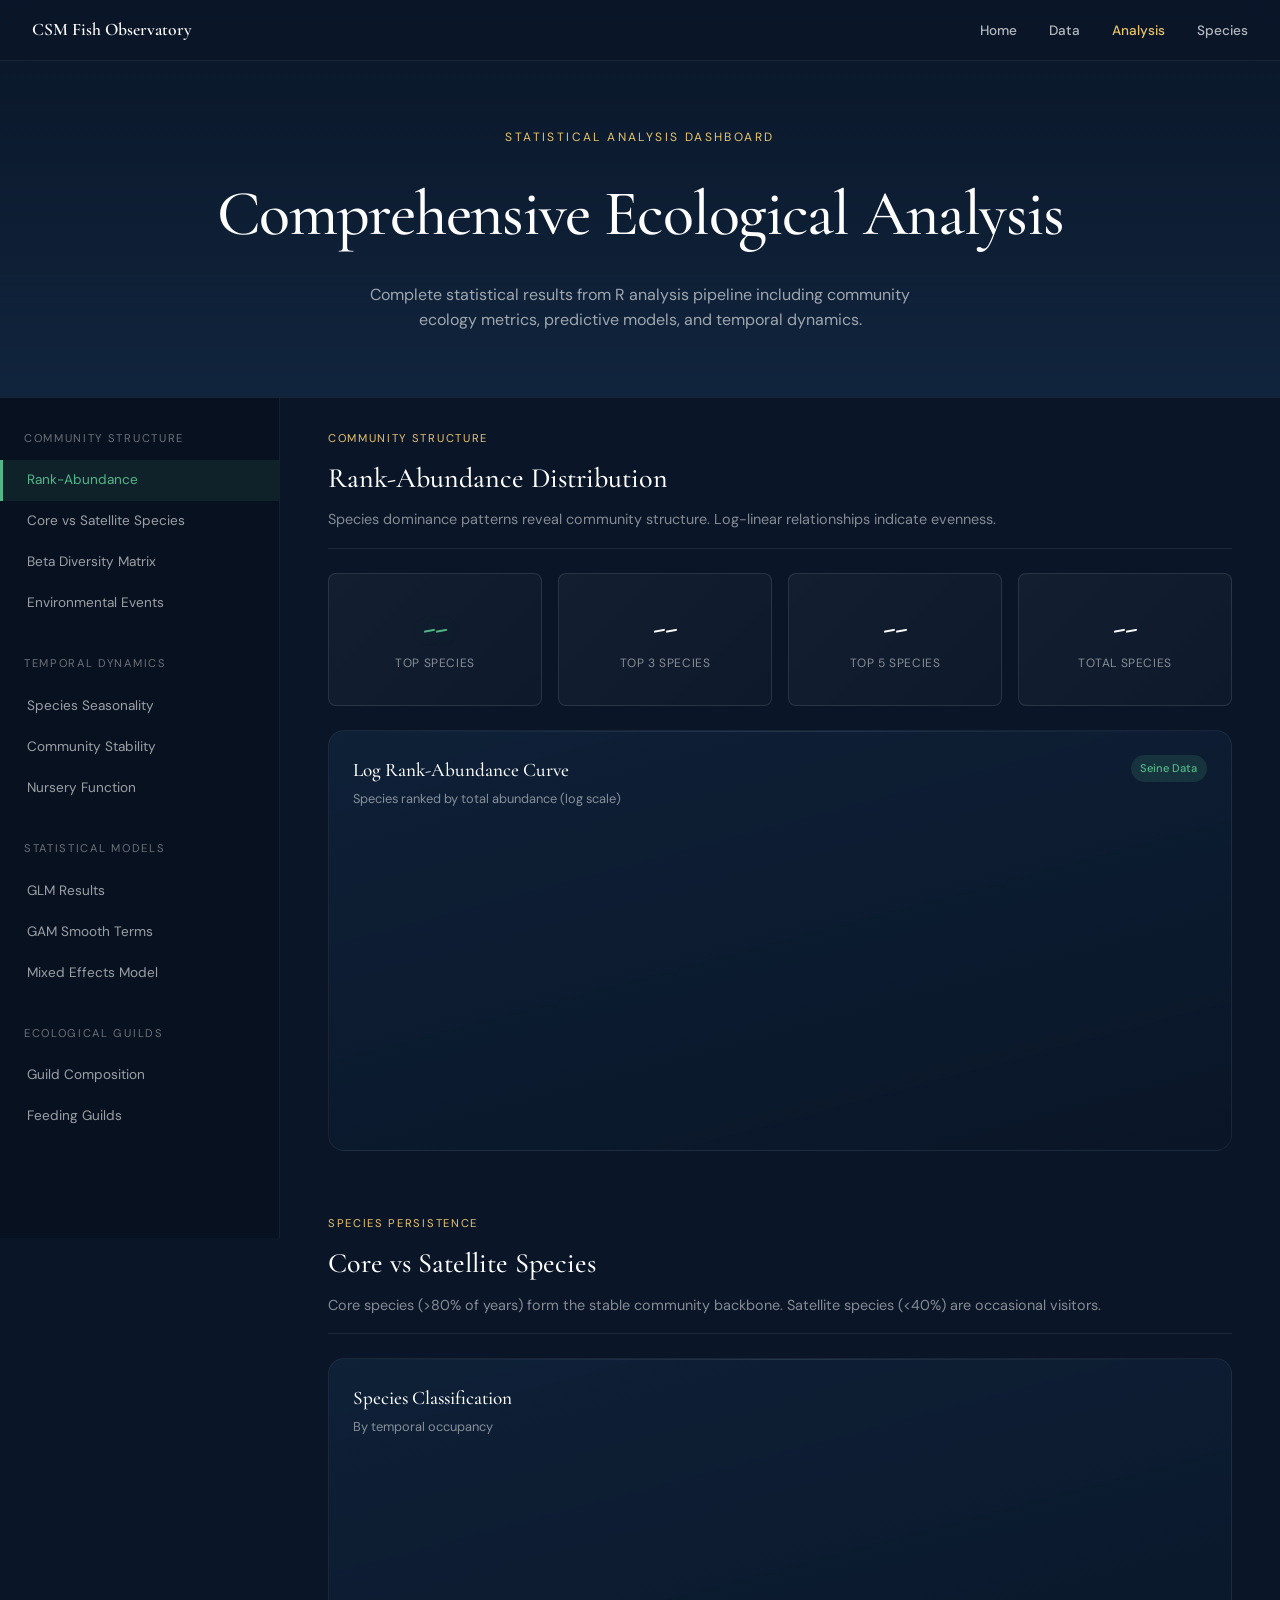
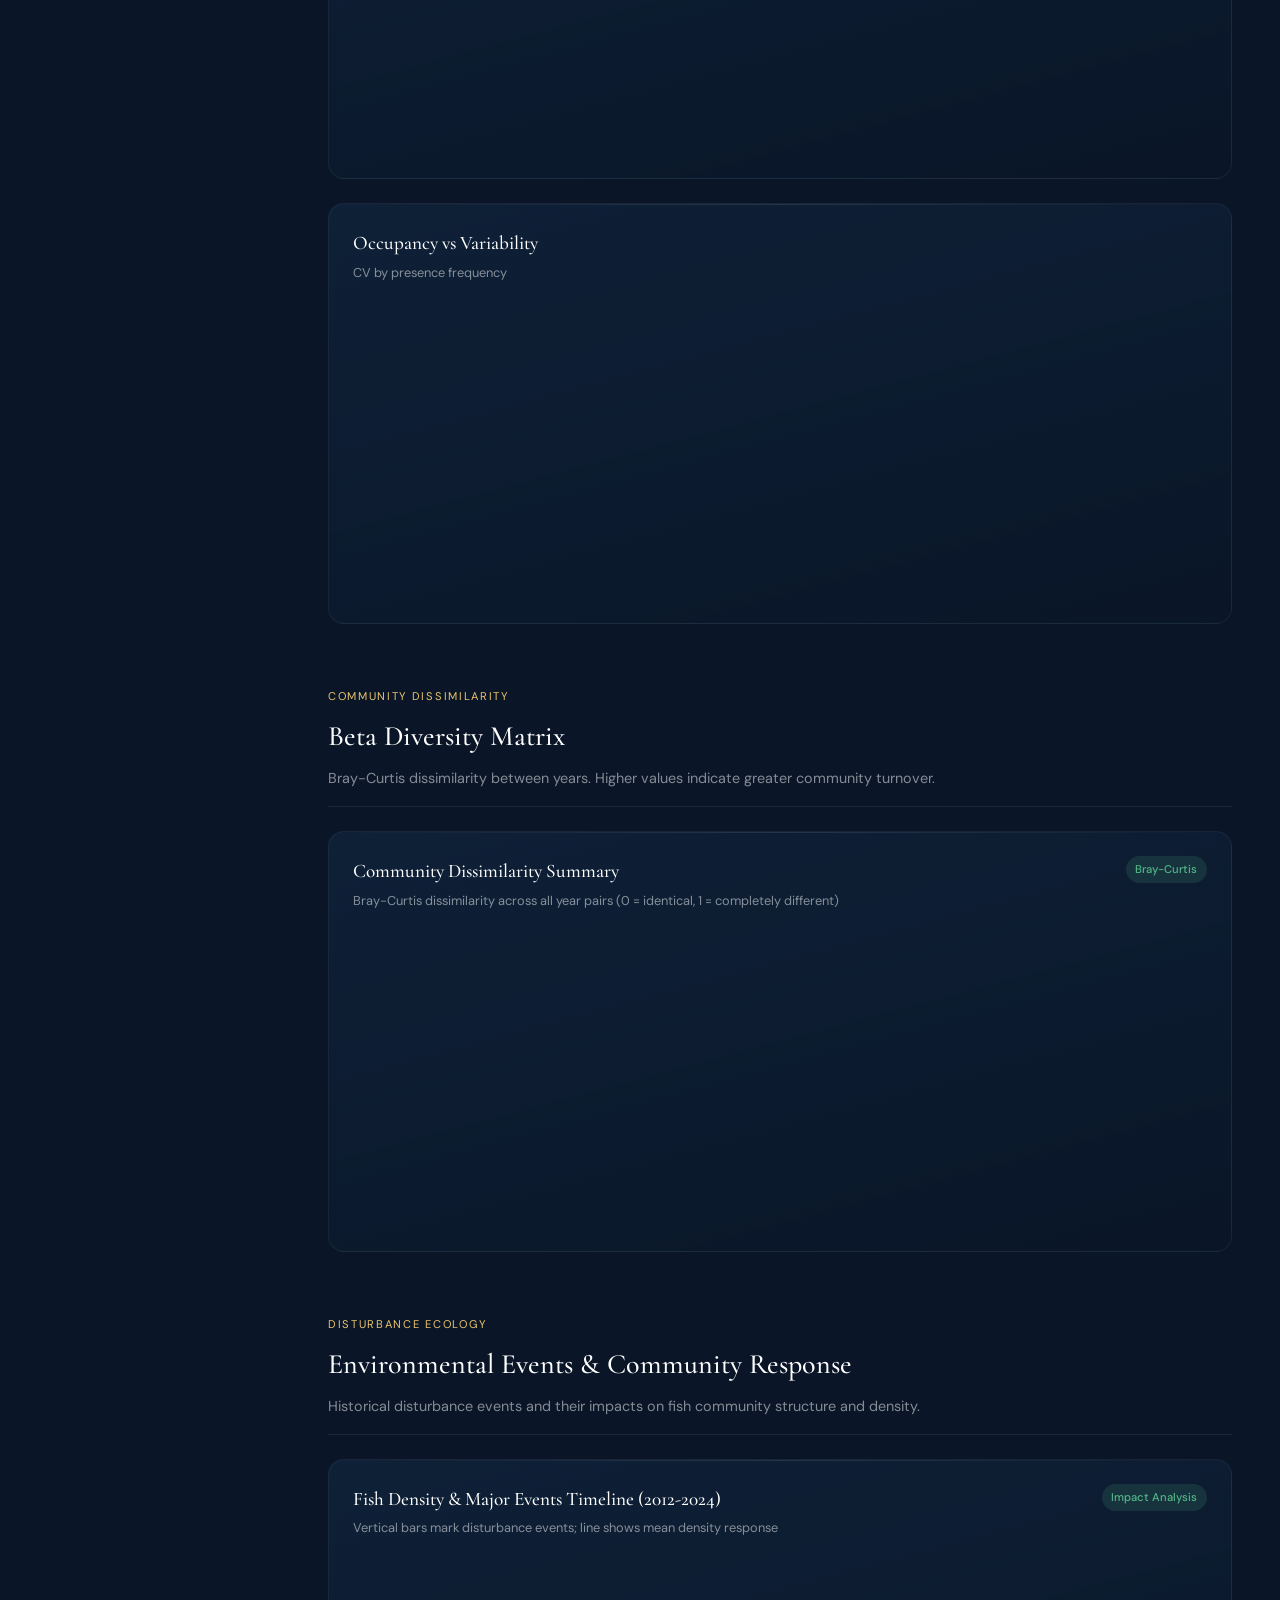
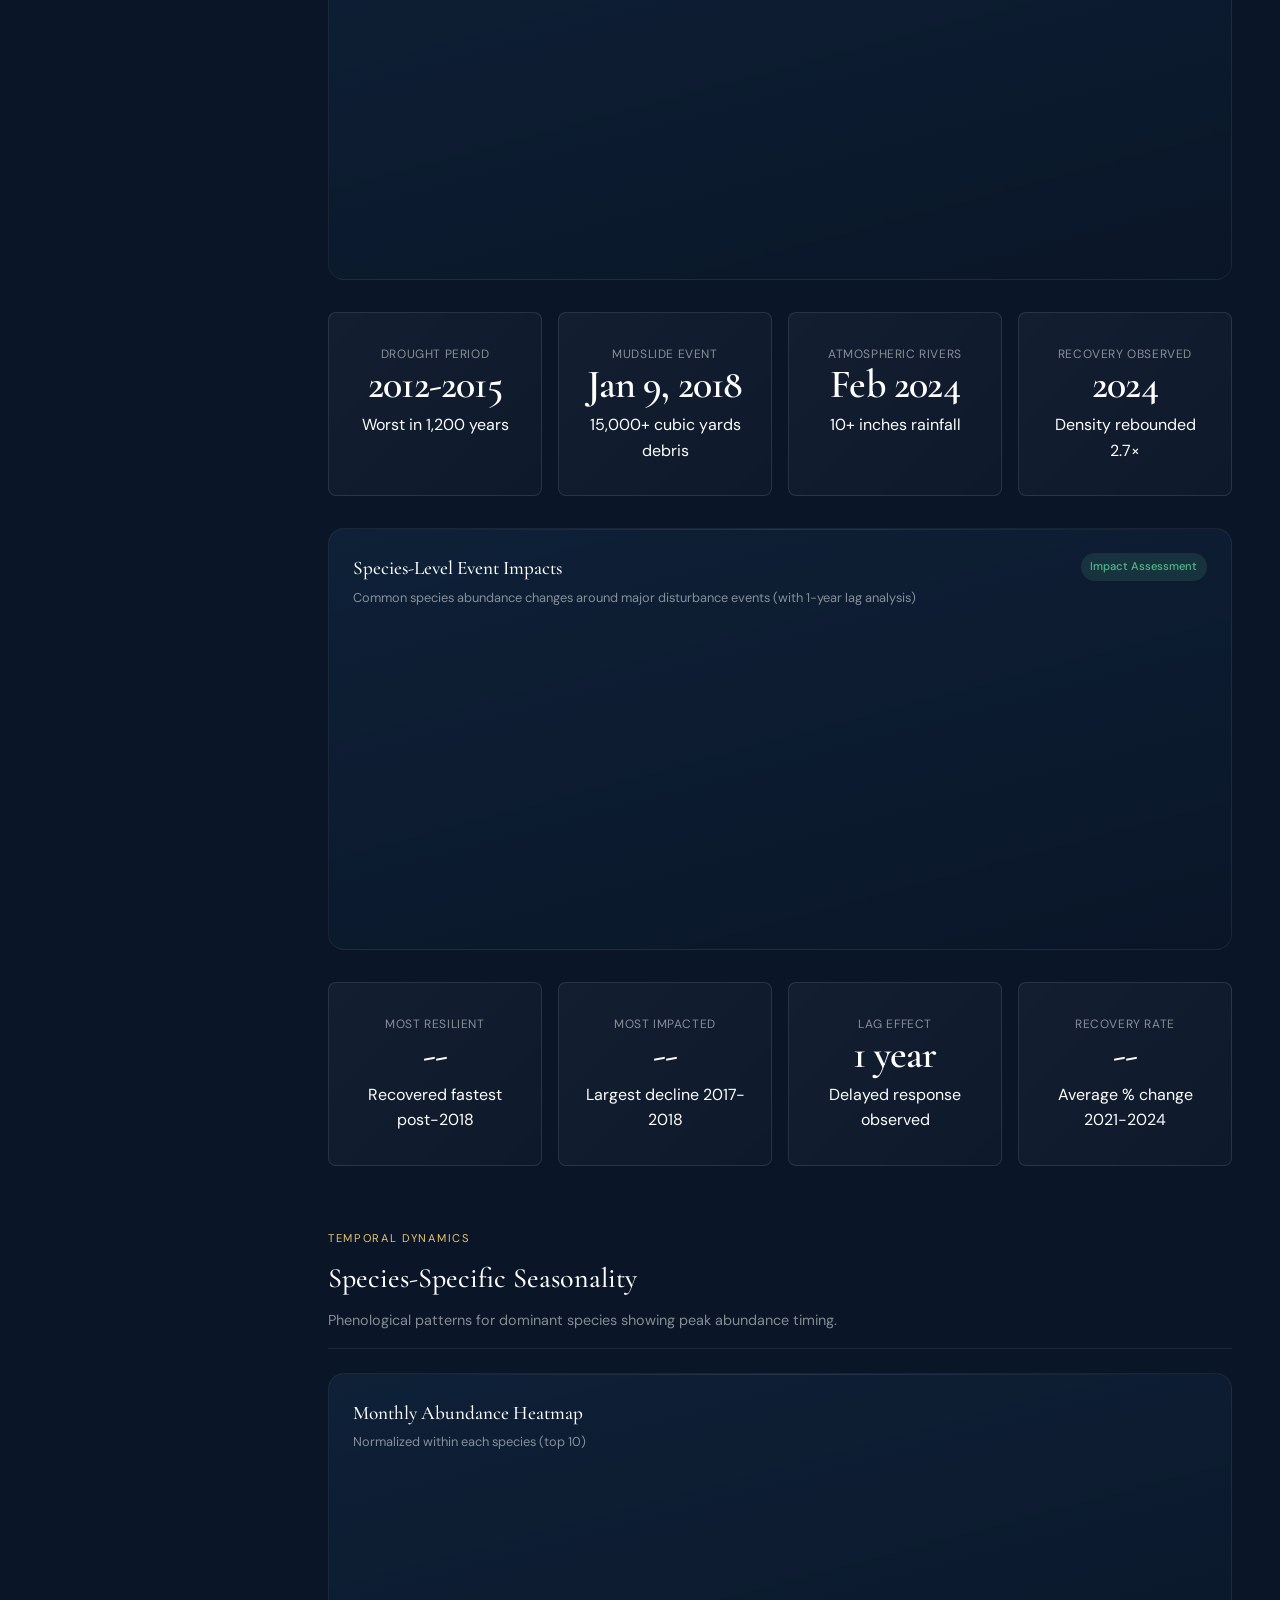
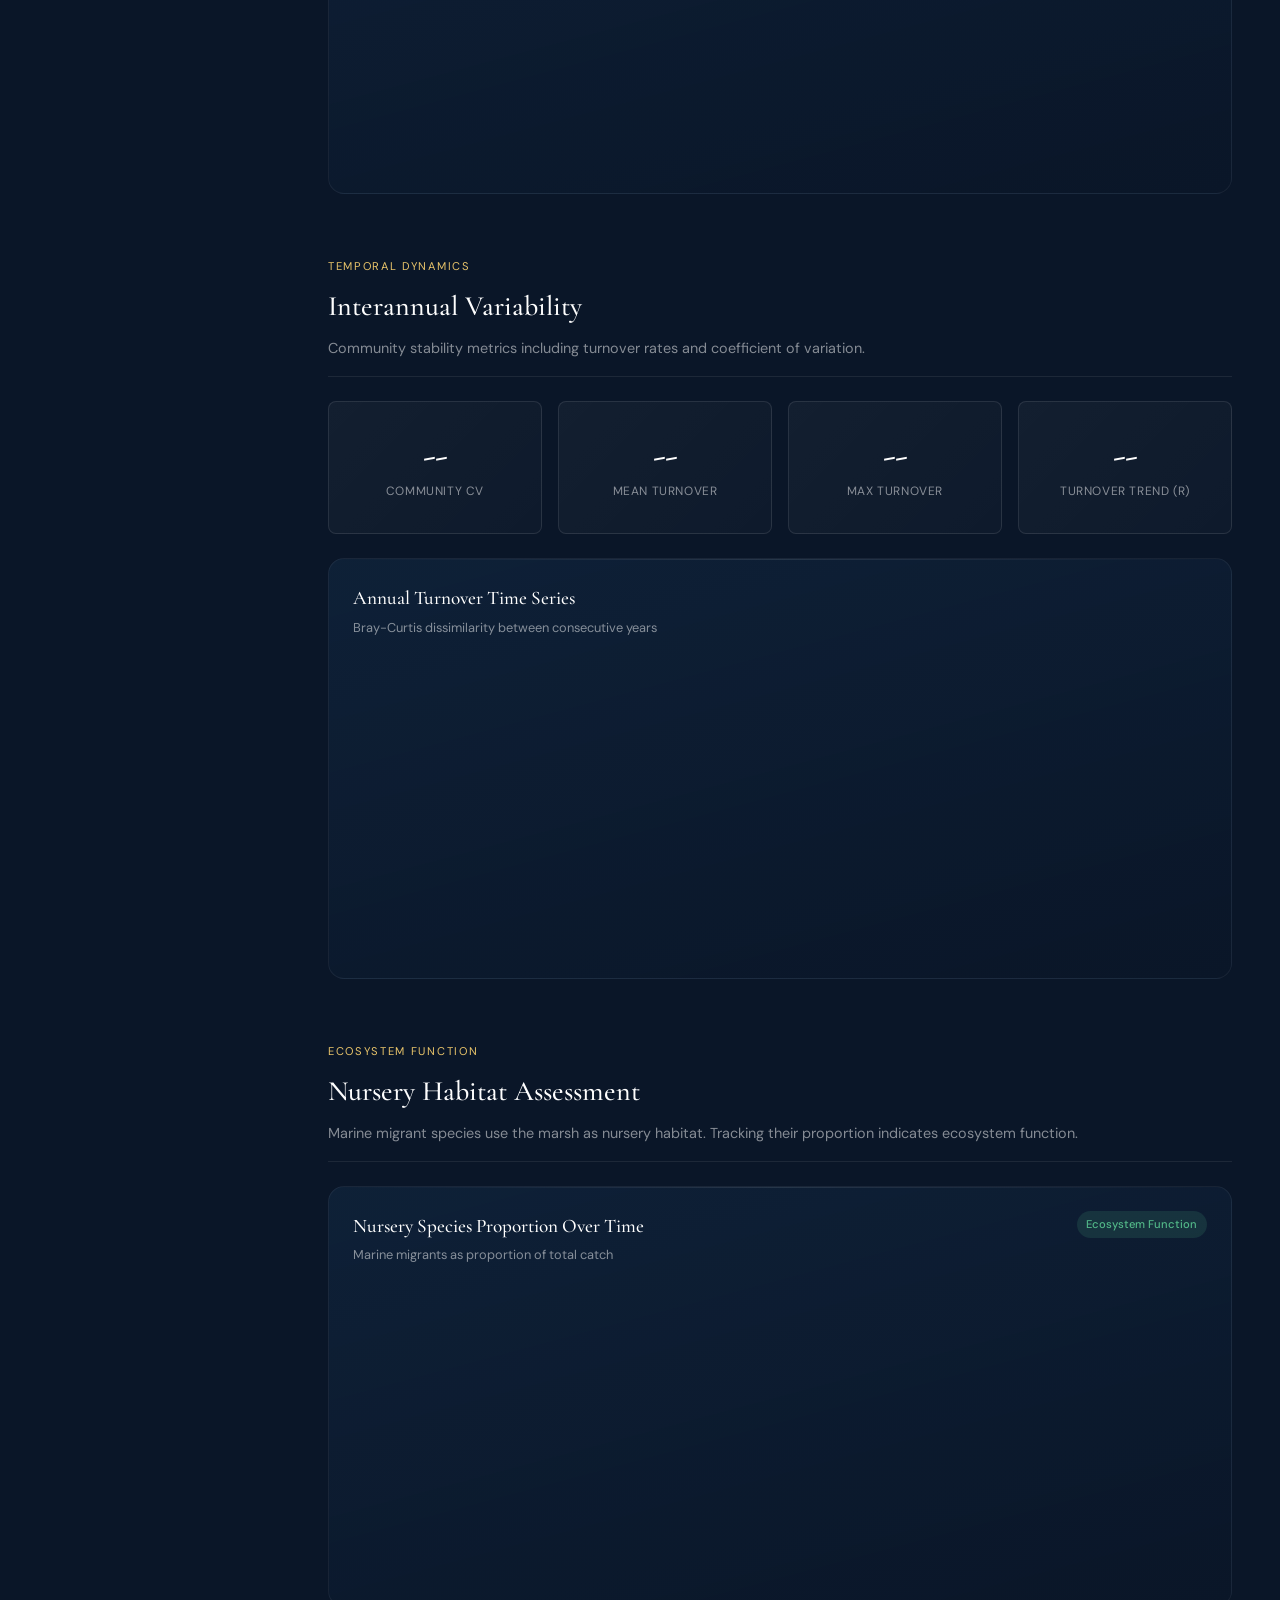
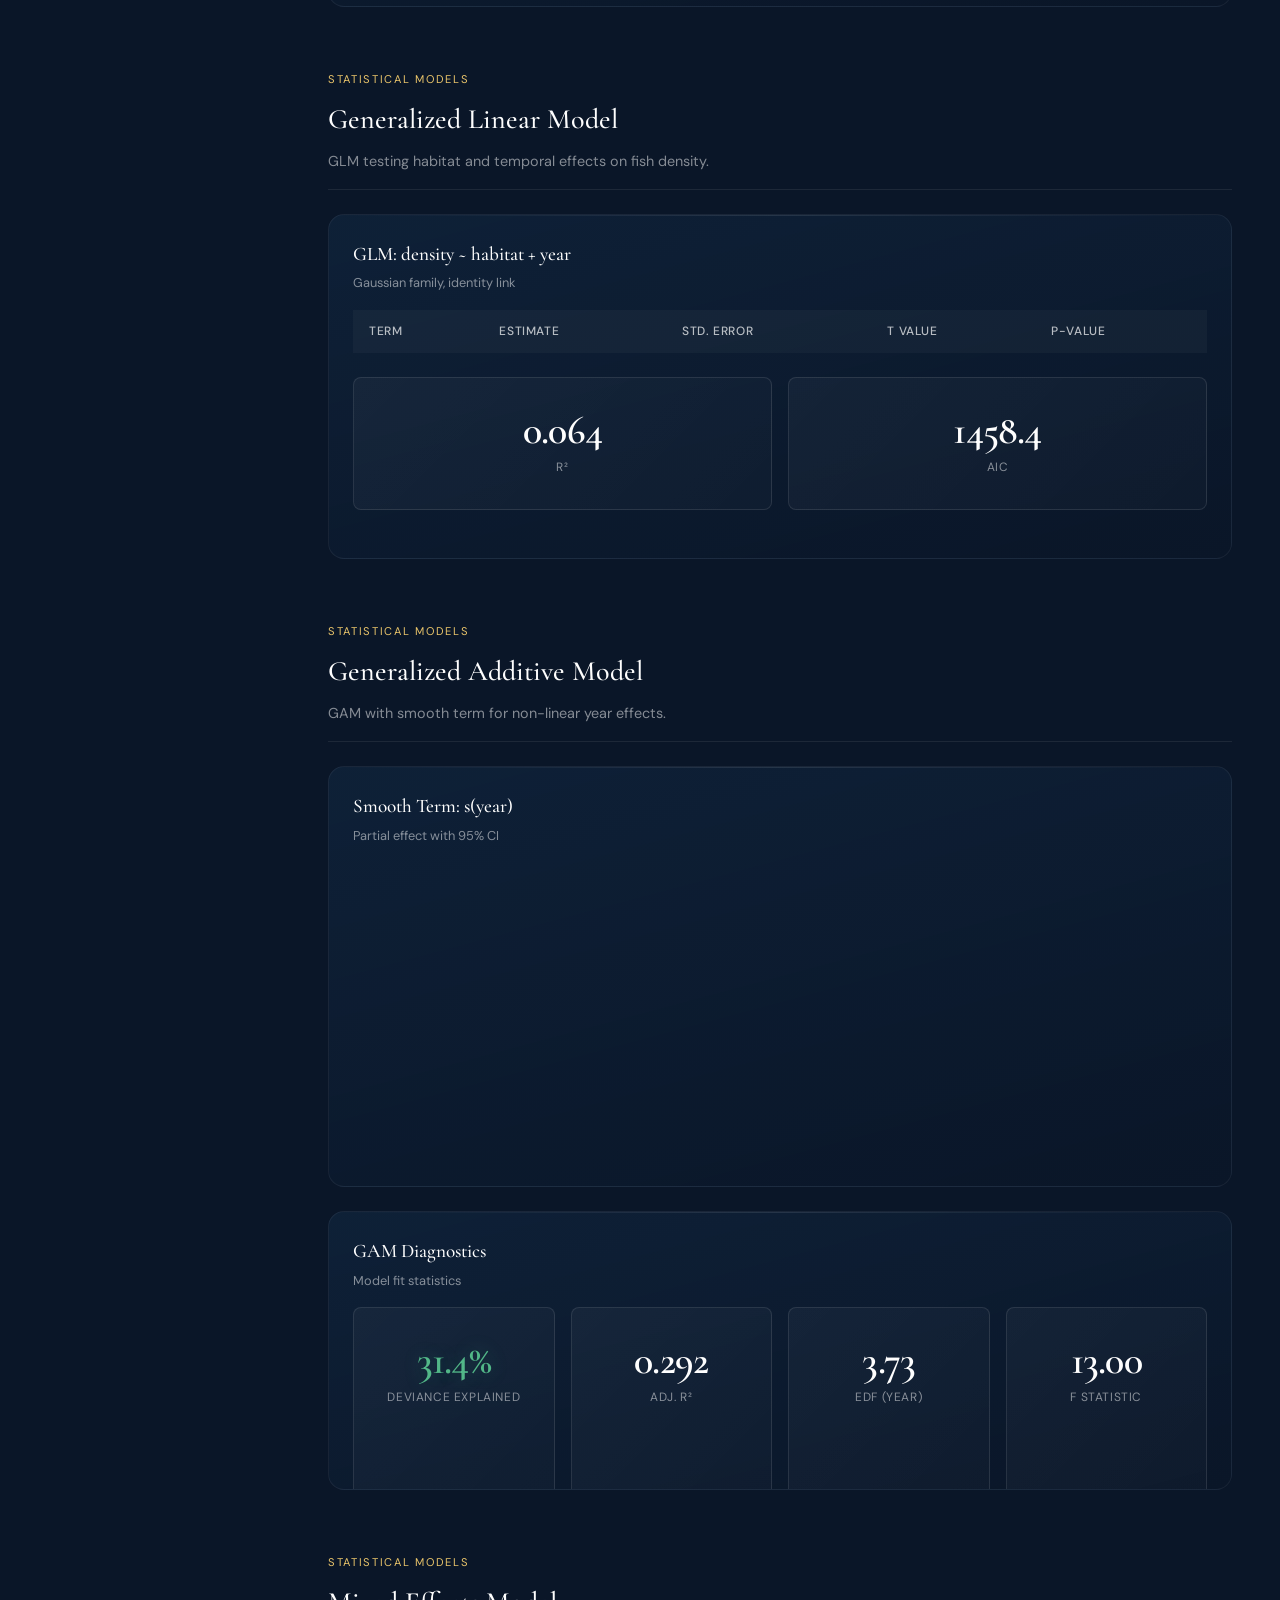
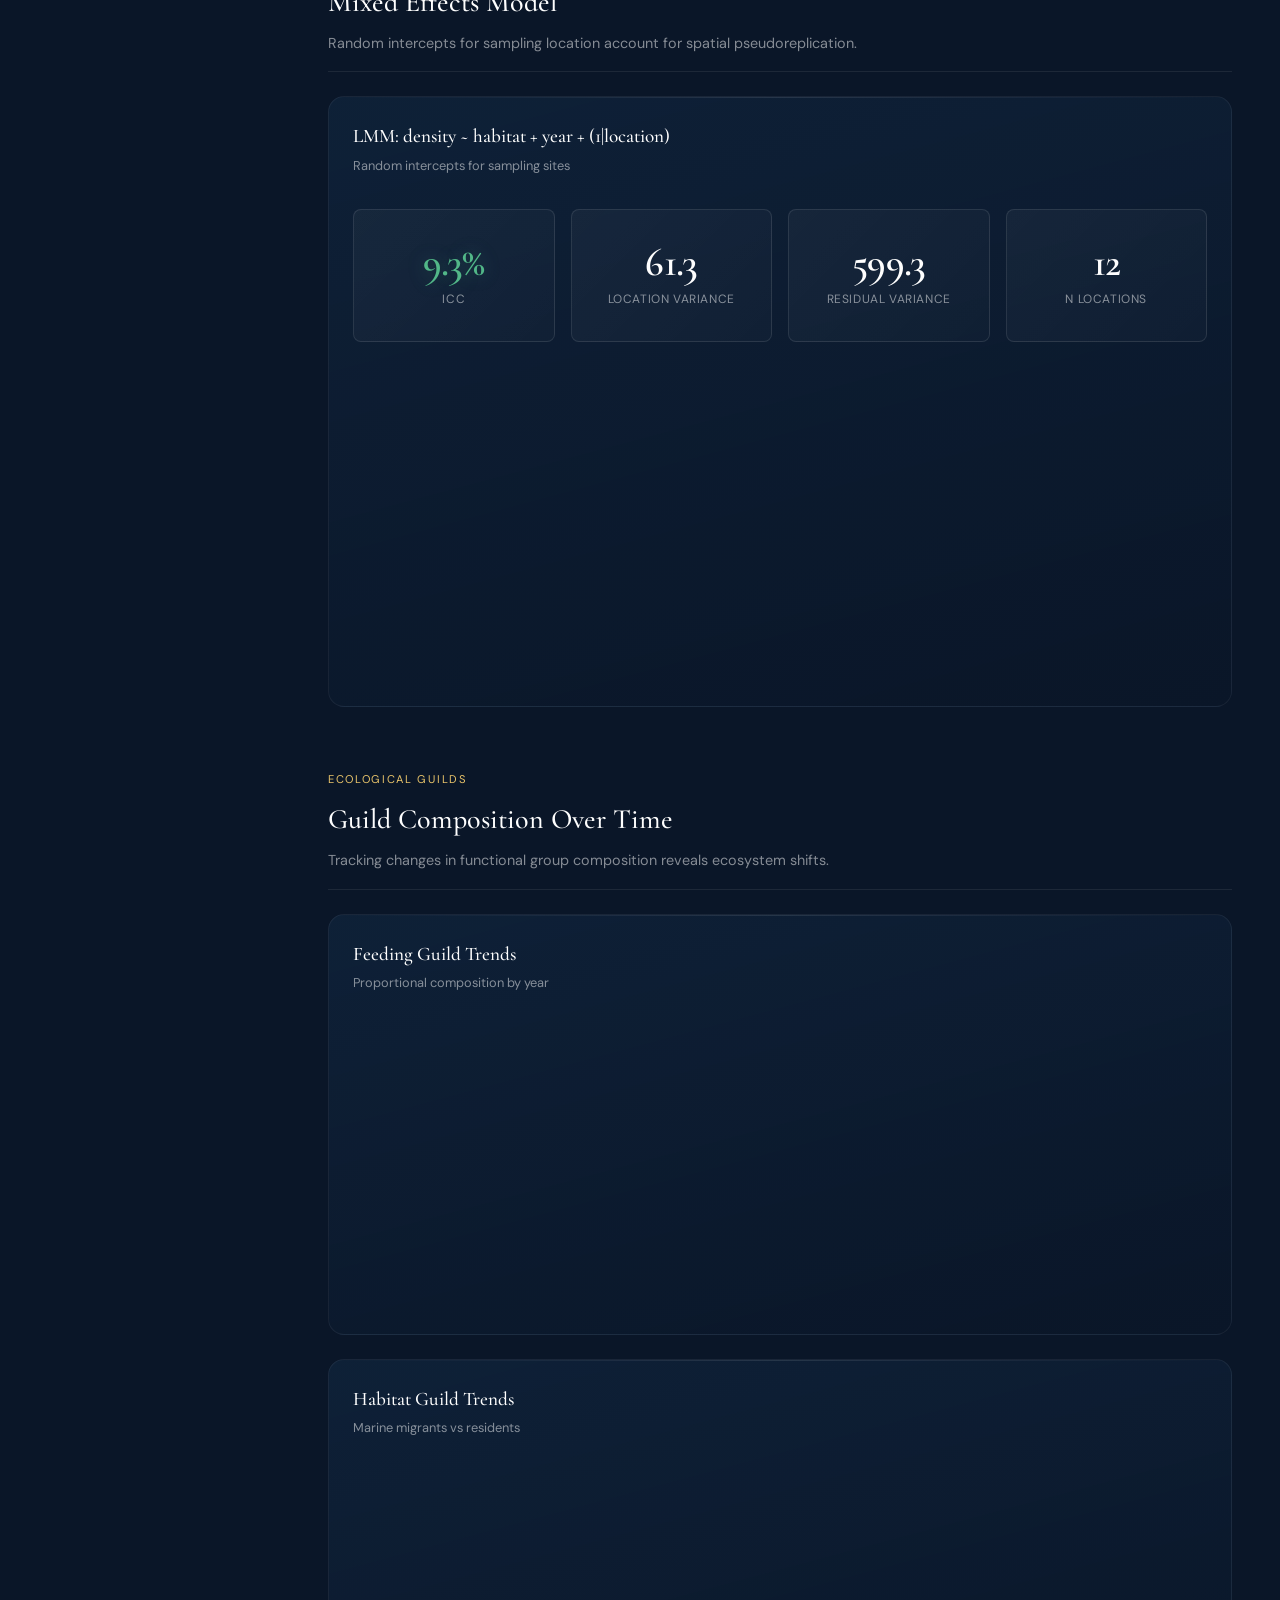
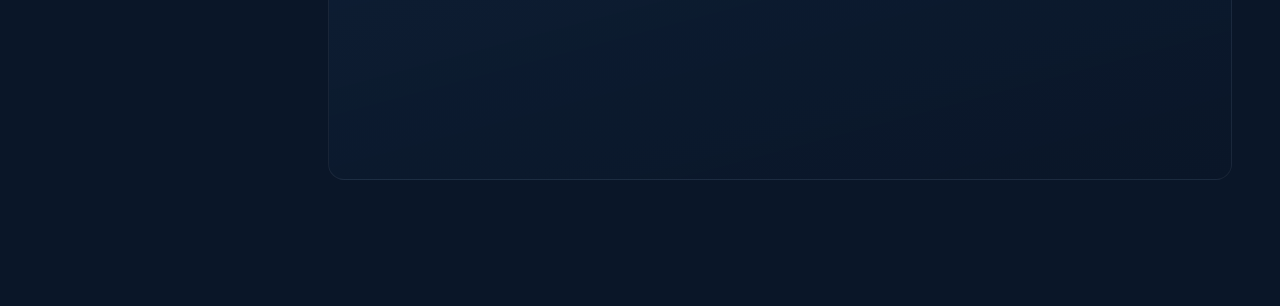
<file: analysis.html>
<!DOCTYPE html>
<!--
  ╔═══════════════════════════════════════════════════════════════════════════╗
  ║  CARPINTERIA SALT MARSH - COMPREHENSIVE ANALYSIS DASHBOARD                ║
  ║  ─────────────────────────────────────────────────────────────────────────║
  ║  Full statistical analysis from R (vegan, lme4, mgcv)                     ║
  ║  Visualization: D3.js                                                      ║
  ╚═══════════════════════════════════════════════════════════════════════════╝
-->
<html lang="en">
<head>
    <meta charset="UTF-8">
    <meta name="viewport" content="width=device-width, initial-scale=1.0">
    <title>Analysis Dashboard | Carpinteria Salt Marsh Fish Observatory</title>
    <meta name="description" content="Comprehensive statistical analysis of 13 years of fish community data.">

    <link rel="preconnect" href="https://fonts.googleapis.com">
    <link rel="preconnect" href="https://fonts.gstatic.com" crossorigin>
    <link href="https://fonts.googleapis.com/css2?family=Cormorant+Garamond:ital,wght@0,400;0,500;0,600;0,700;1,400&family=DM+Sans:opsz,wght@9..40,300;9..40,400;9..40,500;9..40,600&family=JetBrains+Mono:wght@400;500&display=swap" rel="stylesheet">

    <script src="https://d3js.org/d3.v7.min.js"></script>

    <style>
        :root {
            --navy-deep: #0a1628;
            --navy: #1a3a5c;
            --navy-light: #2d5a87;
            --ocean: #3d7ab3;
            --ocean-light: #68a6d4;
            --sky: #a8d4ef;
            --marsh-dark: #1a4332;
            --marsh: #2d6a4f;
            --marsh-light: #52b788;
            --seagrass: #95d5b2;
            --sand: #e9c46a;
            --sand-light: #f4e4ba;
            --sunset: #f4a261;
            --coral: #e76f51;
            --white: #fefefe;
            --cream: #f8f6f0;
            --gray: #7a7a7a;
            --text: #2c2c2c;
            --font-display: 'Cormorant Garamond', Georgia, serif;
            --font-body: 'DM Sans', -apple-system, sans-serif;
            --font-mono: 'JetBrains Mono', monospace;
            --ease-out-expo: cubic-bezier(0.16, 1, 0.3, 1);
        }

        * { margin: 0; padding: 0; box-sizing: border-box; }
        html { scroll-behavior: smooth; }
        body {
            font-family: var(--font-body);
            background: var(--navy-deep);
            color: var(--white);
            line-height: 1.6;
            min-height: 100vh;
        }

        /* Navigation */
        .nav {
            position: fixed;
            top: 0;
            left: 0;
            right: 0;
            z-index: 1000;
            padding: 1rem 2rem;
            display: flex;
            justify-content: space-between;
            align-items: center;
            background: rgba(10, 22, 40, 0.9);
            backdrop-filter: blur(20px);
            border-bottom: 1px solid rgba(255,255,255,0.06);
        }
        .nav-logo {
            font-family: var(--font-display);
            font-size: 1.1rem;
            font-weight: 600;
            color: var(--white);
            text-decoration: none;
        }
        .nav-links {
            display: flex;
            gap: 2rem;
            list-style: none;
        }
        .nav-links a {
            color: rgba(255,255,255,0.7);
            text-decoration: none;
            font-size: 0.85rem;
            font-weight: 500;
            transition: color 0.3s;
        }
        .nav-links a:hover { color: var(--white); }
        .nav-links a.active { color: var(--sand); }

        /* Hero Header */
        .hero {
            padding: 8rem 2rem 4rem;
            text-align: center;
            background: linear-gradient(180deg, var(--navy-deep) 0%, rgba(26, 58, 92, 0.4) 100%);
            border-bottom: 1px solid rgba(255,255,255,0.06);
        }
        .hero-label {
            font-size: 0.75rem;
            text-transform: uppercase;
            letter-spacing: 0.2em;
            color: var(--sand);
            margin-bottom: 1rem;
        }
        .hero h1 {
            font-family: var(--font-display);
            font-size: clamp(2.5rem, 5vw, 4rem);
            font-weight: 500;
            margin-bottom: 1rem;
            letter-spacing: -0.02em;
        }
        .hero p {
            color: rgba(255,255,255,0.6);
            max-width: 600px;
            margin: 0 auto;
        }

        /* Main Layout */
        .main {
            display: flex;
            min-height: calc(100vh - 200px);
        }

        /* Sidebar Navigation */
        .sidebar {
            width: 280px;
            flex-shrink: 0;
            background: rgba(0,0,0,0.2);
            border-right: 1px solid rgba(255,255,255,0.06);
            padding: 2rem 0;
            position: sticky;
            top: 60px;
            height: calc(100vh - 60px);
            overflow-y: auto;
        }
        .sidebar-section {
            margin-bottom: 2rem;
        }
        .sidebar-title {
            font-size: 0.7rem;
            text-transform: uppercase;
            letter-spacing: 0.15em;
            color: rgba(255,255,255,0.4);
            padding: 0 1.5rem;
            margin-bottom: 0.75rem;
        }
        .sidebar-nav {
            list-style: none;
        }
        .sidebar-nav a {
            display: flex;
            align-items: center;
            gap: 0.75rem;
            padding: 0.6rem 1.5rem;
            color: rgba(255,255,255,0.6);
            text-decoration: none;
            font-size: 0.85rem;
            transition: all 0.25s ease;
            border-left: 3px solid transparent;
        }
        .sidebar-nav a:hover {
            background: rgba(255,255,255,0.03);
            color: var(--white);
        }
        .sidebar-nav a.active {
            background: rgba(82, 183, 136, 0.1);
            color: var(--marsh-light);
            border-left-color: var(--marsh-light);
        }
        .sidebar-nav .icon {
            width: 18px;
            height: 18px;
            opacity: 0.7;
        }

        /* Content Area */
        .content {
            flex: 1;
            padding: 2rem 3rem;
            max-width: 1200px;
        }

        /* Analysis Sections */
        .analysis-section {
            margin-bottom: 4rem;
            opacity: 0;
            transform: translateY(20px);
            animation: fadeInUp 0.6s var(--ease-out-expo) forwards;
        }
        .analysis-section:nth-child(2) { animation-delay: 0.1s; }
        .analysis-section:nth-child(3) { animation-delay: 0.2s; }
        .analysis-section:nth-child(4) { animation-delay: 0.3s; }

        @keyframes fadeInUp {
            to { opacity: 1; transform: translateY(0); }
        }

        .section-header {
            margin-bottom: 1.5rem;
            padding-bottom: 1rem;
            border-bottom: 1px solid rgba(255,255,255,0.08);
        }
        .section-label {
            font-size: 0.7rem;
            text-transform: uppercase;
            letter-spacing: 0.15em;
            color: var(--sand);
            margin-bottom: 0.5rem;
        }
        .section-title {
            font-family: var(--font-display);
            font-size: 1.75rem;
            font-weight: 500;
            margin-bottom: 0.5rem;
        }
        .section-desc {
            color: rgba(255,255,255,0.5);
            font-size: 0.9rem;
        }

        /* Chart Cards */
        .chart-grid {
            display: grid;
            grid-template-columns: repeat(auto-fit, minmax(500px, 1fr));
            gap: 1.5rem;
        }
        .chart-card {
            background: linear-gradient(165deg, rgba(26, 58, 92, 0.3) 0%, rgba(10, 22, 40, 0.5) 100%);
            border: 1px solid rgba(255,255,255,0.06);
            border-radius: 16px;
            padding: 1.5rem;
            position: relative;
            overflow: hidden;
        }
        .chart-card::before {
            content: '';
            position: absolute;
            top: 0;
            left: 0;
            right: 0;
            height: 1px;
            background: linear-gradient(90deg, transparent, rgba(255,255,255,0.1), transparent);
        }
        .chart-card.full-width {
            grid-column: 1 / -1;
        }
        .chart-header {
            display: flex;
            justify-content: space-between;
            align-items: flex-start;
            margin-bottom: 1rem;
        }
        .chart-title {
            font-family: var(--font-display);
            font-size: 1.2rem;
            font-weight: 500;
            margin-bottom: 0.25rem;
        }
        .chart-subtitle {
            font-size: 0.8rem;
            color: rgba(255,255,255,0.5);
        }
        .chart-badge {
            font-size: 0.7rem;
            padding: 0.3rem 0.6rem;
            background: rgba(82, 183, 136, 0.15);
            color: var(--marsh-light);
            border-radius: 20px;
            font-weight: 500;
        }
        .chart-area {
            width: 100%;
            min-height: 300px;
        }

        /* Stats Grid */
        .stats-grid {
            display: grid;
            grid-template-columns: repeat(auto-fit, minmax(200px, 1fr));
            gap: 1rem;
            margin-bottom: 1.5rem;
        }
        .stat-box {
            background: linear-gradient(135deg, rgba(255,255,255,0.04), rgba(255,255,255,0.02));
            border: 1px solid rgba(255,255,255,0.1);
            border-radius: 8px;
            padding: 2rem 1.5rem;
            text-align: center;
            transition: all 0.3s ease;
            position: relative;
            overflow: hidden;
        }
        .stat-box::before {
            content: '';
            position: absolute;
            top: 0;
            left: 0;
            right: 0;
            height: 2px;
            background: linear-gradient(90deg, transparent, var(--marsh-light), transparent);
            opacity: 0;
            transition: opacity 0.3s ease;
        }
        .stat-box:hover {
            background: linear-gradient(135deg, rgba(255,255,255,0.06), rgba(255,255,255,0.03));
            border-color: rgba(255,255,255,0.15);
            transform: translateY(-2px);
            box-shadow: 0 8px 24px rgba(0,0,0,0.2);
        }
        .stat-box:hover::before {
            opacity: 1;
        }
        .stat-value {
            font-family: var(--font-display);
            font-size: 2.5rem;
            font-weight: 600;
            color: var(--white);
            margin-bottom: 0.5rem;
            letter-spacing: -0.02em;
            line-height: 1;
        }
        .stat-value.highlight {
            color: var(--marsh-light);
            text-shadow: 0 0 20px rgba(82, 183, 136, 0.3);
        }
        .stat-value.warning {
            color: var(--coral);
            text-shadow: 0 0 20px rgba(231, 111, 81, 0.3);
        }
        .stat-label {
            font-size: 0.75rem;
            color: rgba(255,255,255,0.5);
            text-transform: uppercase;
            letter-spacing: 0.05em;
        }

        /* Model Results Table */
        .model-table {
            width: 100%;
            border-collapse: collapse;
            font-size: 0.85rem;
        }
        .model-table th {
            text-align: left;
            padding: 0.75rem 1rem;
            background: rgba(255,255,255,0.03);
            color: rgba(255,255,255,0.7);
            font-weight: 500;
            font-size: 0.75rem;
            text-transform: uppercase;
            letter-spacing: 0.05em;
        }
        .model-table td {
            padding: 0.75rem 1rem;
            border-bottom: 1px solid rgba(255,255,255,0.04);
            color: rgba(255,255,255,0.8);
        }
        .model-table tr:hover td {
            background: rgba(255,255,255,0.02);
        }
        .model-table .significant {
            color: var(--marsh-light);
            font-weight: 600;
        }
        .model-table .code {
            font-family: var(--font-mono);
            font-size: 0.8rem;
            color: var(--sand);
        }

        /* Tooltip */
        .tooltip {
            position: absolute;
            background: rgba(10, 22, 40, 0.95);
            border: 1px solid rgba(255,255,255,0.1);
            border-radius: 8px;
            padding: 0.75rem 1rem;
            font-size: 0.8rem;
            pointer-events: none;
            opacity: 0;
            z-index: 100;
            backdrop-filter: blur(10px);
            box-shadow: 0 8px 32px rgba(0,0,0,0.3);
            max-width: 250px;
        }
        .tooltip.visible { opacity: 1; }
        .tooltip-title {
            font-weight: 600;
            margin-bottom: 0.25rem;
            color: var(--white);
        }
        .tooltip-value {
            color: var(--sand);
            font-family: var(--font-mono);
        }

        /* Legend */
        .legend {
            display: flex;
            flex-wrap: wrap;
            gap: 1.5rem;
            justify-content: center;
            margin-top: 1rem;
            padding-top: 1rem;
            border-top: 1px solid rgba(255,255,255,0.06);
        }
        .legend-item {
            display: flex;
            align-items: center;
            gap: 0.5rem;
            font-size: 0.8rem;
            color: rgba(255,255,255,0.7);
        }
        .legend-dot {
            width: 12px;
            height: 12px;
            border-radius: 3px;
        }

        /* Loading State */
        .loading {
            display: flex;
            align-items: center;
            justify-content: center;
            min-height: 300px;
            color: rgba(255,255,255,0.4);
        }
        .loading::after {
            content: '';
            width: 30px;
            height: 30px;
            border: 2px solid rgba(255,255,255,0.1);
            border-top-color: var(--marsh-light);
            border-radius: 50%;
            animation: spin 1s linear infinite;
            margin-left: 1rem;
        }
        @keyframes spin {
            to { transform: rotate(360deg); }
        }

        /* D3 Chart Styles */
        .axis text {
            fill: rgba(255,255,255,0.5);
            font-size: 11px;
            font-family: var(--font-body);
        }
        .axis line, .axis path {
            stroke: rgba(255,255,255,0.1);
        }
        .grid line {
            stroke: rgba(255,255,255,0.03);
            stroke-dasharray: 2,4;
            stroke-width: 0.5;
        }
        .grid path {
            stroke: none;
        }

        /* Responsive */
        @media (max-width: 1024px) {
            .sidebar { display: none; }
            .content { padding: 1.5rem; }
            .chart-grid { grid-template-columns: 1fr; }
        }
    </style>
</head>
<body>
    <nav class="nav">
        <a href="index.html" class="nav-logo">CSM Fish Observatory</a>
        <ul class="nav-links">
            <li><a href="index.html">Home</a></li>
            <li><a href="index.html#dashboard">Data</a></li>
            <li><a href="analysis.html" class="active">Analysis</a></li>
            <li><a href="index.html#species">Species</a></li>
        </ul>
    </nav>

    <header class="hero">
        <div class="hero-label">Statistical Analysis Dashboard</div>
        <h1>Comprehensive Ecological Analysis</h1>
        <p>Complete statistical results from R analysis pipeline including community ecology metrics, predictive models, and temporal dynamics.</p>
    </header>

    <main class="main">
        <aside class="sidebar">
            <div class="sidebar-section">
                <div class="sidebar-title">Community Structure</div>
                <ul class="sidebar-nav">
                    <li><a href="#rank-abundance" class="active">Rank-Abundance</a></li>
                    <li><a href="#core-satellite">Core vs Satellite Species</a></li>
                    <li><a href="#beta-diversity">Beta Diversity Matrix</a></li>
                    <li><a href="#environmental-events">Environmental Events</a></li>
                </ul>
            </div>
            <div class="sidebar-section">
                <div class="sidebar-title">Temporal Dynamics</div>
                <ul class="sidebar-nav">
                    <li><a href="#seasonality-detail">Species Seasonality</a></li>
                    <li><a href="#stability">Community Stability</a></li>
                    <li><a href="#nursery">Nursery Function</a></li>
                </ul>
            </div>
            <div class="sidebar-section">
                <div class="sidebar-title">Statistical Models</div>
                <ul class="sidebar-nav">
                    <li><a href="#glm">GLM Results</a></li>
                    <li><a href="#gam">GAM Smooth Terms</a></li>
                    <li><a href="#mixed-model">Mixed Effects Model</a></li>
                </ul>
            </div>
            <div class="sidebar-section">
                <div class="sidebar-title">Ecological Guilds</div>
                <ul class="sidebar-nav">
                    <li><a href="#guild-trends">Guild Composition</a></li>
                    <li><a href="#feeding-guilds">Feeding Guilds</a></li>
                </ul>
            </div>
        </aside>

        <div class="content">
            <!-- Rank-Abundance Section -->
            <section class="analysis-section" id="rank-abundance">
                <div class="section-header">
                    <div class="section-label">Community Structure</div>
                    <h2 class="section-title">Rank-Abundance Distribution</h2>
                    <p class="section-desc">Species dominance patterns reveal community structure. Log-linear relationships indicate evenness.</p>
                </div>

                <div class="stats-grid">
                    <div class="stat-box">
                        <div class="stat-value highlight" id="dominance-1">--</div>
                        <div class="stat-label">Top Species</div>
                    </div>
                    <div class="stat-box">
                        <div class="stat-value" id="dominance-3">--</div>
                        <div class="stat-label">Top 3 Species</div>
                    </div>
                    <div class="stat-box">
                        <div class="stat-value" id="dominance-5">--</div>
                        <div class="stat-label">Top 5 Species</div>
                    </div>
                    <div class="stat-box">
                        <div class="stat-value" id="total-species">--</div>
                        <div class="stat-label">Total Species</div>
                    </div>
                </div>

                <div class="chart-card full-width">
                    <div class="chart-header">
                        <div>
                            <div class="chart-title">Log Rank-Abundance Curve</div>
                            <div class="chart-subtitle">Species ranked by total abundance (log scale)</div>
                        </div>
                        <span class="chart-badge">Seine Data</span>
                    </div>
                    <div class="chart-area" id="chart-rank-abundance"></div>
                </div>
            </section>

            <!-- Core vs Satellite Species -->
            <section class="analysis-section" id="core-satellite">
                <div class="section-header">
                    <div class="section-label">Species Persistence</div>
                    <h2 class="section-title">Core vs Satellite Species</h2>
                    <p class="section-desc">Core species (>80% of years) form the stable community backbone. Satellite species (<40%) are occasional visitors.</p>
                </div>

                <div class="chart-grid">
                    <div class="chart-card">
                        <div class="chart-header">
                            <div>
                                <div class="chart-title">Species Classification</div>
                                <div class="chart-subtitle">By temporal occupancy</div>
                            </div>
                        </div>
                        <div class="chart-area" id="chart-core-satellite"></div>
                    </div>
                    <div class="chart-card">
                        <div class="chart-header">
                            <div>
                                <div class="chart-title">Occupancy vs Variability</div>
                                <div class="chart-subtitle">CV by presence frequency</div>
                            </div>
                        </div>
                        <div class="chart-area" id="chart-occupancy-cv"></div>
                    </div>
                </div>
            </section>

            <!-- Beta Diversity Matrix -->
            <section class="analysis-section" id="beta-diversity">
                <div class="section-header">
                    <div class="section-label">Community Dissimilarity</div>
                    <h2 class="section-title">Beta Diversity Matrix</h2>
                    <p class="section-desc">Bray-Curtis dissimilarity between years. Higher values indicate greater community turnover.</p>
                </div>

                <div class="chart-card full-width">
                    <div class="chart-header">
                        <div>
                            <div class="chart-title">Community Dissimilarity Summary</div>
                            <div class="chart-subtitle">Bray-Curtis dissimilarity across all year pairs (0 = identical, 1 = completely different)</div>
                        </div>
                        <span class="chart-badge">Bray-Curtis</span>
                    </div>
                    <div class="chart-area" id="chart-beta-matrix"></div>
                </div>
            </section>

            <!-- Environmental Events Timeline -->
            <section class="analysis-section" id="environmental-events">
                <div class="section-header">
                    <div class="section-label">Disturbance Ecology</div>
                    <h2 class="section-title">Environmental Events & Community Response</h2>
                    <p class="section-desc">Historical disturbance events and their impacts on fish community structure and density.</p>
                </div>

                <div class="chart-card full-width">
                    <div class="chart-header">
                        <div>
                            <div class="chart-title">Fish Density & Major Events Timeline (2012-2024)</div>
                            <div class="chart-subtitle">Vertical bars mark disturbance events; line shows mean density response</div>
                        </div>
                        <span class="chart-badge">Impact Analysis</span>
                    </div>
                    <div class="chart-area" id="chart-events-timeline"></div>
                </div>

                <div class="stats-grid" style="margin-top: 2rem;">
                    <div class="stat-box">
                        <div class="stat-label">Drought Period</div>
                        <div class="stat-value">2012-2015</div>
                        <div class="stat-note">Worst in 1,200 years</div>
                    </div>
                    <div class="stat-box">
                        <div class="stat-label">Mudslide Event</div>
                        <div class="stat-value">Jan 9, 2018</div>
                        <div class="stat-note">15,000+ cubic yards debris</div>
                    </div>
                    <div class="stat-box">
                        <div class="stat-label">Atmospheric Rivers</div>
                        <div class="stat-value">Feb 2024</div>
                        <div class="stat-note">10+ inches rainfall</div>
                    </div>
                    <div class="stat-box">
                        <div class="stat-label">Recovery Observed</div>
                        <div class="stat-value">2024</div>
                        <div class="stat-note">Density rebounded 2.7×</div>
                    </div>
                </div>

                <!-- Species-Level Impact Analysis -->
                <div class="chart-card full-width" style="margin-top: 2rem;">
                    <div class="chart-header">
                        <div>
                            <div class="chart-title">Species-Level Event Impacts</div>
                            <div class="chart-subtitle">Common species abundance changes around major disturbance events (with 1-year lag analysis)</div>
                        </div>
                        <span class="chart-badge">Impact Assessment</span>
                    </div>
                    <div class="chart-area" id="chart-species-impacts"></div>
                </div>

                <div class="stats-grid" style="margin-top: 2rem;">
                    <div class="stat-box">
                        <div class="stat-label">Most Resilient</div>
                        <div class="stat-value" id="resilient-species">--</div>
                        <div class="stat-note">Recovered fastest post-2018</div>
                    </div>
                    <div class="stat-box">
                        <div class="stat-label">Most Impacted</div>
                        <div class="stat-value" id="impacted-species">--</div>
                        <div class="stat-note">Largest decline 2017-2018</div>
                    </div>
                    <div class="stat-box">
                        <div class="stat-label">Lag Effect</div>
                        <div class="stat-value" id="lag-effect">1 year</div>
                        <div class="stat-note">Delayed response observed</div>
                    </div>
                    <div class="stat-box">
                        <div class="stat-label">Recovery Rate</div>
                        <div class="stat-value" id="recovery-rate">--</div>
                        <div class="stat-note">Average % change 2021-2024</div>
                    </div>
                </div>
            </section>

            <!-- Species Seasonality Detail -->
            <section class="analysis-section" id="seasonality-detail">
                <div class="section-header">
                    <div class="section-label">Temporal Dynamics</div>
                    <h2 class="section-title">Species-Specific Seasonality</h2>
                    <p class="section-desc">Phenological patterns for dominant species showing peak abundance timing.</p>
                </div>

                <div class="chart-card full-width">
                    <div class="chart-header">
                        <div>
                            <div class="chart-title">Monthly Abundance Heatmap</div>
                            <div class="chart-subtitle">Normalized within each species (top 10)</div>
                        </div>
                    </div>
                    <div class="chart-area" id="chart-species-seasonality"></div>
                </div>
            </section>

            <!-- Community Stability -->
            <section class="analysis-section" id="stability">
                <div class="section-header">
                    <div class="section-label">Temporal Dynamics</div>
                    <h2 class="section-title">Interannual Variability</h2>
                    <p class="section-desc">Community stability metrics including turnover rates and coefficient of variation.</p>
                </div>

                <div class="stats-grid">
                    <div class="stat-box">
                        <div class="stat-value" id="community-cv">--</div>
                        <div class="stat-label">Community CV</div>
                    </div>
                    <div class="stat-box">
                        <div class="stat-value" id="mean-turnover">--</div>
                        <div class="stat-label">Mean Turnover</div>
                    </div>
                    <div class="stat-box">
                        <div class="stat-value" id="max-turnover">--</div>
                        <div class="stat-label">Max Turnover</div>
                    </div>
                    <div class="stat-box">
                        <div class="stat-value" id="turnover-trend">--</div>
                        <div class="stat-label">Turnover Trend (r)</div>
                    </div>
                </div>

                <div class="chart-card full-width">
                    <div class="chart-header">
                        <div>
                            <div class="chart-title">Annual Turnover Time Series</div>
                            <div class="chart-subtitle">Bray-Curtis dissimilarity between consecutive years</div>
                        </div>
                    </div>
                    <div class="chart-area" id="chart-turnover"></div>
                </div>
            </section>

            <!-- Nursery Function -->
            <section class="analysis-section" id="nursery">
                <div class="section-header">
                    <div class="section-label">Ecosystem Function</div>
                    <h2 class="section-title">Nursery Habitat Assessment</h2>
                    <p class="section-desc">Marine migrant species use the marsh as nursery habitat. Tracking their proportion indicates ecosystem function.</p>
                </div>

                <div class="chart-card full-width">
                    <div class="chart-header">
                        <div>
                            <div class="chart-title">Nursery Species Proportion Over Time</div>
                            <div class="chart-subtitle">Marine migrants as proportion of total catch</div>
                        </div>
                        <span class="chart-badge">Ecosystem Function</span>
                    </div>
                    <div class="chart-area" id="chart-nursery"></div>
                </div>
            </section>

            <!-- GLM Results -->
            <section class="analysis-section" id="glm">
                <div class="section-header">
                    <div class="section-label">Statistical Models</div>
                    <h2 class="section-title">Generalized Linear Model</h2>
                    <p class="section-desc">GLM testing habitat and temporal effects on fish density.</p>
                </div>

                <div class="chart-card full-width">
                    <div class="chart-header">
                        <div>
                            <div class="chart-title">GLM: density ~ habitat + year</div>
                            <div class="chart-subtitle">Gaussian family, identity link</div>
                        </div>
                    </div>
                    <table class="model-table" id="glm-table">
                        <thead>
                            <tr>
                                <th>Term</th>
                                <th>Estimate</th>
                                <th>Std. Error</th>
                                <th>t value</th>
                                <th>p-value</th>
                            </tr>
                        </thead>
                        <tbody></tbody>
                    </table>
                    <div class="stats-grid" style="margin-top: 1.5rem;">
                        <div class="stat-box">
                            <div class="stat-value" id="glm-r2">--</div>
                            <div class="stat-label">R²</div>
                        </div>
                        <div class="stat-box">
                            <div class="stat-value" id="glm-aic">--</div>
                            <div class="stat-label">AIC</div>
                        </div>
                    </div>
                </div>
            </section>

            <!-- GAM Results -->
            <section class="analysis-section" id="gam">
                <div class="section-header">
                    <div class="section-label">Statistical Models</div>
                    <h2 class="section-title">Generalized Additive Model</h2>
                    <p class="section-desc">GAM with smooth term for non-linear year effects.</p>
                </div>

                <div class="chart-grid">
                    <div class="chart-card">
                        <div class="chart-header">
                            <div>
                                <div class="chart-title">Smooth Term: s(year)</div>
                                <div class="chart-subtitle">Partial effect with 95% CI</div>
                            </div>
                        </div>
                        <div class="chart-area" id="chart-gam-smooth"></div>
                    </div>
                    <div class="chart-card">
                        <div class="chart-header">
                            <div>
                                <div class="chart-title">GAM Diagnostics</div>
                                <div class="chart-subtitle">Model fit statistics</div>
                            </div>
                        </div>
                        <div class="stats-grid" style="height: 100%;">
                            <div class="stat-box">
                                <div class="stat-value highlight" id="gam-dev">--</div>
                                <div class="stat-label">Deviance Explained</div>
                            </div>
                            <div class="stat-box">
                                <div class="stat-value" id="gam-r2">--</div>
                                <div class="stat-label">Adj. R²</div>
                            </div>
                            <div class="stat-box">
                                <div class="stat-value" id="gam-edf">--</div>
                                <div class="stat-label">EDF (year)</div>
                            </div>
                            <div class="stat-box">
                                <div class="stat-value" id="gam-f">--</div>
                                <div class="stat-label">F statistic</div>
                            </div>
                        </div>
                    </div>
                </div>
            </section>

            <!-- Mixed Effects Model -->
            <section class="analysis-section" id="mixed-model">
                <div class="section-header">
                    <div class="section-label">Statistical Models</div>
                    <h2 class="section-title">Mixed Effects Model</h2>
                    <p class="section-desc">Random intercepts for sampling location account for spatial pseudoreplication.</p>
                </div>

                <div class="chart-card full-width">
                    <div class="chart-header">
                        <div>
                            <div class="chart-title">LMM: density ~ habitat + year + (1|location)</div>
                            <div class="chart-subtitle">Random intercepts for sampling sites</div>
                        </div>
                    </div>
                    <div class="chart-grid" style="padding: 1rem 0;">
                        <div class="stats-grid">
                            <div class="stat-box">
                                <div class="stat-value highlight" id="lmm-icc">--</div>
                                <div class="stat-label">ICC</div>
                            </div>
                            <div class="stat-box">
                                <div class="stat-value" id="lmm-loc-var">--</div>
                                <div class="stat-label">Location Variance</div>
                            </div>
                            <div class="stat-box">
                                <div class="stat-value" id="lmm-res-var">--</div>
                                <div class="stat-label">Residual Variance</div>
                            </div>
                            <div class="stat-box">
                                <div class="stat-value" id="lmm-n-loc">--</div>
                                <div class="stat-label">N Locations</div>
                            </div>
                        </div>
                    </div>
                    <div class="chart-area" id="chart-random-effects"></div>
                </div>
            </section>

            <!-- Guild Trends -->
            <section class="analysis-section" id="guild-trends">
                <div class="section-header">
                    <div class="section-label">Ecological Guilds</div>
                    <h2 class="section-title">Guild Composition Over Time</h2>
                    <p class="section-desc">Tracking changes in functional group composition reveals ecosystem shifts.</p>
                </div>

                <div class="chart-grid">
                    <div class="chart-card">
                        <div class="chart-header">
                            <div>
                                <div class="chart-title">Feeding Guild Trends</div>
                                <div class="chart-subtitle">Proportional composition by year</div>
                            </div>
                        </div>
                        <div class="chart-area" id="chart-feeding-trends"></div>
                    </div>
                    <div class="chart-card">
                        <div class="chart-header">
                            <div>
                                <div class="chart-title">Habitat Guild Trends</div>
                                <div class="chart-subtitle">Marine migrants vs residents</div>
                            </div>
                        </div>
                        <div class="chart-area" id="chart-habitat-trends"></div>
                    </div>
                </div>
            </section>

        </div>
    </main>

    <div class="tooltip" id="tooltip">
        <div class="tooltip-title"></div>
        <div class="tooltip-value"></div>
    </div>

    <script>
        // Global data store - embedded directly to avoid CORS issues
        const DATA = {"meta":{"source":"R Statistical Analysis","generated":"2026-01-08T15:18:00Z","r_version":"R version 4.5.2 (2025-10-31)","packages":["vegan","Kendall","lme4","mgcv"]},"summary":{"years_of_data":13,"year_range":{"start":2012,"end":2024},"total_species":71,"total_samples":156,"enclosure_records":26685,"seine_records":340560},"model_results":{"habitat_comparison":{"tidal_creek":{"mean_density":30.85,"std_density":29.73,"mean_richness":8.24,"std_richness":2.8,"n":78},"main_channel":{"mean_density":17.69,"std_density":20.3,"mean_richness":8.86,"std_richness":2.82,"n":78},"density_test":{"t_statistic":3.228,"p_value":0.0016,"cohens_d":0.517,"significant":true},"richness_test":{"t_statistic":-1.369,"p_value":0.173,"cohens_d":-0.219,"significant":false}},"temporal_trends":{"years":[2012,2013,2014,2015,2016,2017,2018,2019,2020,2021,2022,2023,2024],"annual_density":[3.22,7.71,35.96,56.7,35.2,37.39,21.32,23.78,22.48,9.34,9.71,14.02,38.64],"annual_richness":[6.42,8,9.75,9.75,10.33,9.92,9.25,9.92,6,7.92,6.75,7.92,9.25],"density_trend":{"sens_slope":0.1914,"tau":0.026,"p_value":0.9514,"trend":"stable"}},"diversity":{"shannon":1.35,"simpson":0.664,"evenness":0.371,"richness":38},"accumulation":{"sites":[1,2,3,4,5,6,7,8,9,10,11,12,13,14,15,16,17,18,19,20,21,22,23,24,25,26,27,28,29,30,31,32,33,34,35,36,37,38,39,40,41,42,43,44,45,46,47,48,49,50,51,52,53,54,55,56,57,58,59,60,61,62,63,64,65,66,67,68,69,70,71,72,73,74,75,76,77,78,79,80,81,82,83,84,85,86,87,88,89,90,91,92,93,94,95,96,97,98,99,100,101,102,103,104,105,106,107,108,109,110,111,112,113,114,115,116,117,118,119,120,121,122,123,124,125,126,127,128,129,130,131,132,133,134,135,136,137,138,139,140,141,142,143,144,145,146,147,148,149,150,151,152,153,154,155,156,157,158,159,160,161,162,163,164,165,166,167,168,169,170,171,172,173,174,175,176,177,178,179,180,181,182,183,184,185,186,187,188,189,190,191,192,193,194,195,196,197,198,199,200,201,202,203,204,205,206,207,208,209,210,211,212,213,214,215,216,217,218,219,220,221,222,223,224,225,226,227,228,229,230,231,232,233,234,235,236,237,238,239,240,241,242,243,244,245,246,247,248,249,250,251,252,253,254,255,256,257,258,259,260,261,262,263,264,265,266,267,268,269,270,271,272,273,274,275,276,277,278,279,280,281,282,283,284,285,286,287,288,289,290,291,292,293,294,295,296,297,298,299,300,301,302,303,304,305,306,307,308,309,310,311,312,313,314,315,316,317,318,319,320,321,322,323,324,325,326,327,328,329,330,331,332,333,334,335,336,337,338,339,340,341,342,343,344,345,346,347,348,349,350,351,352,353,354,355,356,357,358,359,360,361,362,363,364,365,366,367,368,369,370,371,372,373,374,375,376,377,378,379,380,381,382,383,384,385,386,387,388,389,390,391,392,393,394,395,396,397,398,399,400,401,402,403,404,405,406,407,408,409,410,411,412,413,414,415,416,417,418,419,420,421,422,423,424,425,426,427,428,429,430,431,432,433,434,435,436,437,438,439,440,441,442,443,444,445,446,447,448,449,450,451,452,453,454,455,456,457,458,459,460,461,462,463,464,465,466,467,468,469,470,471,472,473,474,475,476,477,478,479,480,481,482,483,484,485,486,487,488,489,490,491,492,493,494,495,496,497,498,499,500,501,502,503,504,505,506,507,508,509,510,511,512],"richness":[3.8,6.2,7.4,8.5,9.4,10.2,10.9,11.4,11.9,12.4,12.9,13.3,13.7,14.2,14.5,14.9,15.2,15.5,15.7,16.1,16.4,16.6,16.9,17,17.2,17.4,17.6,17.8,18.1,18.4,18.7,18.8,18.9,19.1,19.2,19.4,19.5,19.7,19.9,20,20.1,20.3,20.4,20.5,20.7,20.7,20.8,20.9,21,21.1,21.1,21.3,21.4,21.5,21.6,21.7,21.8,21.9,22,22.1,22.2,22.3,22.5,22.6,22.7,22.8,23,23,23.1,23.2,23.3,23.4,23.5,23.6,23.7,23.8,23.8,23.9,24,24.1,24.2,24.3,24.4,24.4,24.5,24.6,24.6,24.8,24.8,25,25,25.2,25.2,25.3,25.4,25.4,25.5,25.6,25.6,25.7,25.8,25.8,25.9,26,26,26.1,26.1,26.2,26.3,26.4,26.4,26.5,26.6,26.6,26.7,26.7,26.8,26.8,26.9,27,27.1,27.2,27.3,27.4,27.4,27.4,27.5,27.5,27.6,27.6,27.7,27.8,27.8,27.9,27.9,28,28,28,28.1,28.1,28.2,28.2,28.3,28.3,28.4,28.5,28.5,28.6,28.6,28.6,28.7,28.8,28.8,28.9,29,29,29.1,29.1,29.2,29.2,29.3,29.3,29.4,29.5,29.5,29.6,29.6,29.6,29.6,29.7,29.7,29.8,29.8,29.8,29.9,29.9,30,30,30,30.1,30.1,30.2,30.2,30.3,30.3,30.4,30.4,30.4,30.5,30.5,30.5,30.6,30.6,30.7,30.7,30.8,30.8,30.9,30.9,31,31,31.1,31.1,31.1,31.1,31.2,31.3,31.4,31.4,31.4,31.5,31.5,31.6,31.7,31.8,31.8,31.8,31.8,31.9,31.9,31.9,31.9,32,32,32.1,32.1,32.2,32.2,32.2,32.2,32.3,32.3,32.4,32.4,32.5,32.5,32.5,32.6,32.6,32.6,32.7,32.7,32.7,32.7,32.8,32.8,32.9,32.9,32.9,32.9,32.9,33,33,33,33,33,33,33.1,33.2,33.2,33.2,33.2,33.3,33.3,33.4,33.4,33.4,33.4,33.5,33.5,33.5,33.6,33.6,33.7,33.7,33.7,33.7,33.8,33.8,33.8,33.8,33.9,33.9,33.9,33.9,33.9,34,34,34,34,34.1,34.1,34.1,34.1,34.1,34.2,34.2,34.2,34.2,34.2,34.3,34.3,34.3,34.4,34.4,34.4,34.4,34.4,34.5,34.5,34.6,34.6,34.6,34.6,34.7,34.7,34.8,34.8,34.8,34.8,34.8,34.8,34.9,34.9,34.9,34.9,34.9,34.9,34.9,34.9,34.9,35,35,35,35.1,35.1,35.1,35.1,35.1,35.1,35.2,35.2,35.2,35.3,35.3,35.4,35.4,35.4,35.4,35.4,35.4,35.5,35.5,35.5,35.5,35.5,35.5,35.6,35.6,35.6,35.6,35.6,35.6,35.7,35.7,35.7,35.7,35.8,35.8,35.8,35.9,35.9,35.9,36,36,36,36,36.1,36.1,36.1,36.1,36.1,36.1,36.1,36.1,36.1,36.1,36.2,36.2,36.2,36.2,36.2,36.3,36.3,36.3,36.3,36.3,36.3,36.3,36.3,36.4,36.4,36.4,36.4,36.4,36.4,36.5,36.5,36.5,36.5,36.5,36.5,36.5,36.6,36.6,36.6,36.6,36.6,36.6,36.7,36.7,36.7,36.7,36.8,36.8,36.8,36.8,36.8,36.8,36.8,36.8,36.8,36.8,36.9,36.9,36.9,37,37,37,37,37,37,37,37.1,37.1,37.1,37.1,37.1,37.1,37.1,37.1,37.1,37.2,37.2,37.2,37.2,37.2,37.2,37.2,37.3,37.3,37.3,37.3,37.3,37.3,37.3,37.4,37.4,37.4,37.4,37.4,37.4,37.5,37.5,37.5,37.5,37.5,37.5,37.6,37.6,37.6,37.6,37.6,37.6,37.6,37.6,37.6,37.7,37.7,37.7,37.7,37.7,37.7,37.7,37.8,37.8,37.8,37.8,37.8,37.8,37.8,37.8,37.9,37.9,37.9,37.9,37.9,37.9,38,38,38,38],"sd":[1.96,1.83,1.64,1.73,1.84,1.88,1.99,2.06,2.1,2.07,2.03,2.09,2.09,2.09,2.07,2.1,2.13,2.12,2.2,2.12,2.17,2.17,2.14,2.14,2.16,2.19,2.21,2.18,2.13,2.06,2.18,2.16,2.18,2.22,2.2,2.15,2.16,2.2,2.2,2.16,2.18,2.22,2.22,2.22,2.17,2.17,2.18,2.17,2.19,2.26,2.26,2.18,2.22,2.17,2.16,2.15,2.09,2.07,2.07,2.1,2.09,2.16,2.08,2.07,2.03,2.11,2.13,2.09,2.07,2.05,2.04,2.08,2.11,2.07,2.03,2.02,2.05,2.01,2.02,2.06,2.08,2.01,2.02,2.02,2.03,2.03,2.03,2.01,2.01,2.06,2.09,2.14,2.14,2.18,2.16,2.13,2.11,2.1,2.09,2.09,2.08,2.07,2.14,2.15,2.09,2.14,2.14,2.19,2.23,2.25,2.24,2.21,2.17,2.16,2.17,2.17,2.13,2.16,2.14,2.13,2.1,2.03,2.07,2.02,2.03,2.04,2.05,2.06,2.04,2.07,2.04,2.08,2.06,2.05,2.01,2,2.02,1.99,2,1.99,2.01,2.04,2.02,2.02,2.03,2.02,2.03,2.05,2.01,2.03,2.05,2.01,2.01,2.02,2.02,2.06,2.06,2.07,2.12,2.12,2.13,2.12,2.12,2.14,2.1,2.08,2.06,2.06,2.07,2.1,2.08,2.08,2.09,2.08,2.08,2.08,2.09,2.09,2.05,2.05,2.08,2.08,2.08,2.06,2.06,2.05,2.03,2.03,2.02,2.02,2.02,2.02,2.03,2.05,2.04,2.03,2.01,2.01,1.96,1.92,1.89,1.93,1.92,1.9,1.89,1.87,1.88,1.82,1.81,1.79,1.79,1.79,1.75,1.76,1.75,1.78,1.73,1.72,1.73,1.73,1.73,1.72,1.72,1.71,1.7,1.71,1.69,1.7,1.69,1.66,1.65,1.66,1.68,1.67,1.67,1.66,1.67,1.65,1.66,1.67,1.68,1.7,1.71,1.72,1.71,1.72,1.73,1.73,1.72,1.71,1.72,1.73,1.75,1.74,1.74,1.72,1.74,1.73,1.76,1.71,1.7,1.69,1.69,1.69,1.71,1.68,1.67,1.69,1.67,1.69,1.69,1.68,1.68,1.69,1.68,1.67,1.66,1.63,1.63,1.65,1.65,1.65,1.66,1.67,1.63,1.61,1.61,1.62,1.61,1.62,1.59,1.59,1.57,1.57,1.57,1.57,1.59,1.56,1.55,1.57,1.59,1.58,1.59,1.57,1.57,1.6,1.6,1.59,1.59,1.59,1.58,1.57,1.56,1.56,1.54,1.56,1.55,1.54,1.55,1.54,1.54,1.53,1.52,1.52,1.52,1.52,1.47,1.45,1.44,1.44,1.44,1.41,1.41,1.43,1.42,1.42,1.42,1.42,1.42,1.43,1.44,1.42,1.4,1.34,1.33,1.32,1.33,1.33,1.33,1.33,1.35,1.34,1.34,1.34,1.34,1.35,1.33,1.3,1.3,1.3,1.3,1.28,1.3,1.3,1.27,1.26,1.24,1.24,1.3,1.3,1.27,1.24,1.24,1.26,1.24,1.23,1.25,1.25,1.22,1.22,1.23,1.22,1.22,1.22,1.22,1.21,1.21,1.22,1.22,1.21,1.2,1.2,1.19,1.19,1.17,1.17,1.15,1.12,1.09,1.08,1.08,1.08,1.08,1.05,1.06,1.05,1.04,1.03,1.03,1.02,1.02,1.03,1.03,1.03,0.98,0.96,0.96,0.97,0.97,0.96,0.95,0.94,0.94,0.94,0.92,0.92,0.92,0.9,0.89,0.88,0.89,0.91,0.91,0.91,0.9,0.9,0.9,0.9,0.89,0.88,0.87,0.87,0.83,0.83,0.82,0.82,0.82,0.83,0.84,0.84,0.8,0.8,0.8,0.79,0.78,0.78,0.77,0.76,0.76,0.71,0.69,0.69,0.7,0.7,0.7,0.7,0.67,0.65,0.65,0.65,0.61,0.57,0.58,0.58,0.56,0.56,0.56,0.56,0.53,0.53,0.51,0.51,0.51,0.51,0.51,0.51,0.5,0.5,0.49,0.46,0.46,0.46,0.45,0.45,0.44,0.42,0.39,0.38,0.38,0.37,0.37,0.37,0.34,0.29,0.29,0.29,0.26,0.24,0.2,0.14,0.1,0],"method":"random"},"beta_diversity":{"method":"bray-curtis","mean_dissimilarity":0.468,"min_dissimilarity":0.157,"max_dissimilarity":0.78},"nmds":{"stress":0.065,"converged":6,"points":[{"year":"2012","x":-0.3096,"y":0.1221},{"year":"2013","x":-0.5981,"y":0.0334},{"year":"2014","x":-0.8537,"y":-0.4225},{"year":"2015","x":-0.3849,"y":-0.0927},{"year":"2016","x":-0.1514,"y":0.4365},{"year":"2017","x":-0.0797,"y":-0.163},{"year":"2018","x":-0.2733,"y":0.5634},{"year":"2019","x":0.2384,"y":0.0682},{"year":"2020","x":0.7826,"y":-0.1818},{"year":"2021","x":0.3839,"y":-0.0527},{"year":"2022","x":0.1131,"y":-0.4516},{"year":"2023","x":0.495,"y":0.1682},{"year":"2024","x":0.6376,"y":-0.0274}]},"glm":{"formula":"density ~ habitat + year","coefficients":{"intercept":17.689,"habitat_effect":13.159,"year_effect":-0.2311},"p_values":{"intercept":7.495e-9,"habitat":0.0016,"year":0.6728},"r_squared":0.064,"aic":1458.4},"gam":{"formula":"density ~ habitat + s(year)","smooth_year":{"edf":3.73,"F_stat":13,"p_value":0},"deviance_explained":31.4,"r_squared":0.292,"predictions":{"years":[2012,2012.2,2012.5,2012.7,2013,2013.2,2013.5,2013.7,2014,2014.2,2014.4,2014.7,2014.9,2015.2,2015.4,2015.7,2015.9,2016.2,2016.4,2016.7,2016.9,2017.1,2017.4,2017.6,2017.9,2018.1,2018.4,2018.6,2018.9,2019.1,2019.3,2019.6,2019.8,2020.1,2020.3,2020.6,2020.8,2021.1,2021.3,2021.6,2021.8,2022,2022.3,2022.5,2022.8,2023,2023.3,2023.5,2023.8,2024],"fitted":[7.26,11.66,16.03,20.31,24.46,28.44,32.2,35.7,38.89,41.72,44.17,46.22,47.84,49.01,49.74,50.03,49.89,49.33,48.39,47.11,45.51,43.66,41.58,39.34,37,34.6,32.19,29.84,27.59,25.49,23.58,21.89,20.47,19.33,18.49,17.98,17.78,17.9,18.34,19.09,20.12,21.4,22.93,24.66,26.57,28.61,30.77,33.01,35.3,37.62],"se":[5.74,5.1,4.57,4.16,3.9,3.78,3.77,3.84,3.93,4.02,4.07,4.09,4.07,4.01,3.92,3.84,3.76,3.71,3.69,3.71,3.76,3.83,3.89,3.94,3.98,3.98,3.94,3.89,3.83,3.76,3.71,3.69,3.71,3.76,3.84,3.92,4.01,4.07,4.09,4.07,4.02,3.93,3.84,3.77,3.78,3.9,4.16,4.57,5.1,5.74]}},"mixed_model":{"formula":"density ~ habitat + year + (1|location)","fixed_effects":{"intercept":17.689,"habitat":13.159,"year":-0.2311},"random_effects":{"location_variance":61.333,"residual_variance":599.346,"icc":0.093,"location_intercepts":[{"location":"CSM TC1","intercept":-7.611,"lower":-22.961,"upper":7.739},{"location":"CSM TC5","intercept":-5.646,"lower":-20.995,"upper":9.704},{"location":"CSM TC4","intercept":-4.745,"lower":-20.095,"upper":10.605},{"location":"CSM MC3","intercept":-3.33,"lower":-18.68,"upper":12.02},{"location":"CSM MC1","intercept":-2.613,"lower":-17.963,"upper":12.737},{"location":"CSM MC2","intercept":-1.654,"lower":-17.004,"upper":13.696},{"location":"CSM TC3","intercept":0.53,"lower":-14.82,"upper":15.88},{"location":"CSM MC5","intercept":1.095,"lower":-14.255,"upper":16.445},{"location":"CSM MC4","intercept":2.114,"lower":-13.235,"upper":17.464},{"location":"CSM TC6","intercept":4.302,"lower":-11.048,"upper":19.652},{"location":"CSM MC6","intercept":4.388,"lower":-10.962,"upper":19.738},{"location":"CSM TC2","intercept":13.17,"lower":-2.18,"upper":28.52}]},"n_locations":12}},"charts":{"species_abundance":[{"species_code":"ATAF","species_name":"affinis","count":39226},{"species_code":"FUPA","species_name":"parvipinnis","count":27410},{"species_code":"ATFA","species_name":"Atherinopsidae","count":10662},{"species_code":"POMY","species_name":"myriaster","count":3546},{"species_code":"LEAR","species_name":"armatus","count":1718},{"species_code":"PACA","species_name":"californicus","count":736},{"species_code":"GIMI","species_name":"mirabilis","count":428},{"species_code":"PAMA","species_name":"maculatofasciatus","count":260},{"species_code":"ACFV","species_name":"flavimanus","count":222},{"species_code":"CYAG","species_name":"aggregata","count":156},{"species_code":"URHA","species_name":"halleri","count":126},{"species_code":"SEPO","species_name":"politus","count":85},{"species_code":"MUCE","species_name":"cephalus","count":57},{"species_code":"HYGU","species_name":"guttulata","count":56},{"species_code":"SPAR","species_name":"argentea","count":25}],"annual_trends":[{"year":2012,"tc_density":3.27,"mc_density":3.17,"tc_richness":6.33,"mc_richness":6.5},{"year":2013,"tc_density":9.99,"mc_density":5.44,"tc_richness":6.17,"mc_richness":9.83},{"year":2014,"tc_density":37.1,"mc_density":34.83,"tc_richness":8.67,"mc_richness":10.83},{"year":2015,"tc_density":54.48,"mc_density":58.92,"tc_richness":10,"mc_richness":9.5},{"year":2016,"tc_density":48.9,"mc_density":21.5,"tc_richness":10,"mc_richness":10.67},{"year":2017,"tc_density":58.64,"mc_density":16.14,"tc_richness":8.83,"mc_richness":11},{"year":2018,"tc_density":29.83,"mc_density":12.82,"tc_richness":9.17,"mc_richness":9.33},{"year":2019,"tc_density":34.07,"mc_density":13.5,"tc_richness":10,"mc_richness":9.83},{"year":2020,"tc_density":27.2,"mc_density":17.76,"tc_richness":5.33,"mc_richness":6.67},{"year":2021,"tc_density":13.67,"mc_density":5.01,"tc_richness":7.83,"mc_richness":8},{"year":2022,"tc_density":15.1,"mc_density":4.32,"tc_richness":7,"mc_richness":6.5},{"year":2023,"tc_density":21.43,"mc_density":6.61,"tc_richness":8.67,"mc_richness":7.17},{"year":2024,"tc_density":47.36,"mc_density":29.93,"tc_richness":9.17,"mc_richness":9.33}],"heatmap":[{"year":2012,"species":"ACFV","count":1,"normalized":0.007},{"year":2012,"species":"ATAF","count":4151,"normalized":0.549},{"year":2012,"species":"ATFA","count":697,"normalized":0.218},{"year":2012,"species":"CYAG","count":27,"normalized":0.216},{"year":2012,"species":"FUPA","count":1897,"normalized":0.184},{"year":2012,"species":"GIMI","count":208,"normalized":1},{"year":2012,"species":"LEAR","count":1229,"normalized":1},{"year":2012,"species":"PACA","count":11,"normalized":0.073},{"year":2012,"species":"POMY","count":294,"normalized":0.345},{"year":2013,"species":"ACFV","count":14,"normalized":0.098},{"year":2013,"species":"ATAF","count":4268,"normalized":0.565},{"year":2013,"species":"ATFA","count":1349,"normalized":0.422},{"year":2013,"species":"CYAG","count":125,"normalized":1},{"year":2013,"species":"FUPA","count":5185,"normalized":0.502},{"year":2013,"species":"GIMI","count":179,"normalized":0.861},{"year":2013,"species":"LEAR","count":344,"normalized":0.28},{"year":2013,"species":"PACA","count":17,"normalized":0.113},{"year":2013,"species":"PAMA","count":4,"normalized":0.027},{"year":2013,"species":"POMY","count":404,"normalized":0.475},{"year":2014,"species":"ACFV","count":143,"normalized":1},{"year":2014,"species":"ATAF","count":2875,"normalized":0.38},{"year":2014,"species":"ATFA","count":380,"normalized":0.119},{"year":2014,"species":"CYAG","count":3,"normalized":0.024},{"year":2014,"species":"FUPA","count":10321,"normalized":1},{"year":2014,"species":"GIMI","count":2,"normalized":0.01},{"year":2014,"species":"LEAR","count":18,"normalized":0.015},{"year":2014,"species":"PACA","count":31,"normalized":0.207},{"year":2014,"species":"PAMA","count":7,"normalized":0.047},{"year":2014,"species":"POMY","count":85,"normalized":0.1},{"year":2015,"species":"ACFV","count":47,"normalized":0.329},{"year":2015,"species":"ATAF","count":3580,"normalized":0.474},{"year":2015,"species":"ATFA","count":3194,"normalized":1},{"year":2015,"species":"FUPA","count":2000,"normalized":0.194},{"year":2015,"species":"GIMI","count":3,"normalized":0.014},{"year":2015,"species":"LEAR","count":1,"normalized":0.001},{"year":2015,"species":"PACA","count":27,"normalized":0.18},{"year":2015,"species":"PAMA","count":62,"normalized":0.416},{"year":2015,"species":"POMY","count":20,"normalized":0.024},{"year":2016,"species":"ACFV","count":2,"normalized":0.014},{"year":2016,"species":"ATAF","count":5243,"normalized":0.694},{"year":2016,"species":"ATFA","count":758,"normalized":0.237},{"year":2016,"species":"CYAG","count":1,"normalized":0.008},{"year":2016,"species":"FUPA","count":629,"normalized":0.061},{"year":2016,"species":"GIMI","count":1,"normalized":0.005},{"year":2016,"species":"LEAR","count":13,"normalized":0.011},{"year":2016,"species":"PACA","count":117,"normalized":0.78},{"year":2016,"species":"PAMA","count":5,"normalized":0.034},{"year":2016,"species":"POMY","count":50,"normalized":0.059},{"year":2017,"species":"ACFV","count":2,"normalized":0.014},{"year":2017,"species":"ATAF","count":2136,"normalized":0.283},{"year":2017,"species":"ATFA","count":1275,"normalized":0.399},{"year":2017,"species":"FUPA","count":2280,"normalized":0.221},{"year":2017,"species":"GIMI","count":4,"normalized":0.019},{"year":2017,"species":"LEAR","count":11,"normalized":0.009},{"year":2017,"species":"PACA","count":82,"normalized":0.547},{"year":2017,"species":"PAMA","count":149,"normalized":1},{"year":2017,"species":"POMY","count":300,"normalized":0.353},{"year":2018,"species":"ACFV","count":2,"normalized":0.014},{"year":2018,"species":"ATAF","count":7559,"normalized":1},{"year":2018,"species":"ATFA","count":758,"normalized":0.237},{"year":2018,"species":"FUPA","count":688,"normalized":0.067},{"year":2018,"species":"GIMI","count":6,"normalized":0.029},{"year":2018,"species":"LEAR","count":9,"normalized":0.007},{"year":2018,"species":"PACA","count":150,"normalized":1},{"year":2018,"species":"PAMA","count":11,"normalized":0.074},{"year":2018,"species":"POMY","count":137,"normalized":0.161},{"year":2019,"species":"ACFV","count":7,"normalized":0.049},{"year":2019,"species":"ATAF","count":1583,"normalized":0.209},{"year":2019,"species":"ATFA","count":1390,"normalized":0.435},{"year":2019,"species":"FUPA","count":817,"normalized":0.079},{"year":2019,"species":"GIMI","count":8,"normalized":0.038},{"year":2019,"species":"LEAR","count":32,"normalized":0.026},{"year":2019,"species":"PACA","count":73,"normalized":0.487},{"year":2019,"species":"PAMA","count":20,"normalized":0.134},{"year":2019,"species":"POMY","count":397,"normalized":0.467},{"year":2020,"species":"ACFV","count":1,"normalized":0.007},{"year":2020,"species":"ATAF","count":1313,"normalized":0.174},{"year":2020,"species":"ATFA","count":51,"normalized":0.016},{"year":2020,"species":"FUPA","count":243,"normalized":0.024},{"year":2020,"species":"LEAR","count":9,"normalized":0.007},{"year":2020,"species":"PACA","count":23,"normalized":0.153},{"year":2020,"species":"PAMA","count":1,"normalized":0.007},{"year":2020,"species":"POMY","count":115,"normalized":0.135},{"year":2021,"species":"ACFV","count":1,"normalized":0.007},{"year":2021,"species":"ATAF","count":2018,"normalized":0.267},{"year":2021,"species":"ATFA","count":39,"normalized":0.012},{"year":2021,"species":"FUPA","count":702,"normalized":0.068},{"year":2021,"species":"GIMI","count":1,"normalized":0.005},{"year":2021,"species":"LEAR","count":23,"normalized":0.019},{"year":2021,"species":"PACA","count":35,"normalized":0.233},{"year":2021,"species":"PAMA","count":1,"normalized":0.007},{"year":2021,"species":"POMY","count":373,"normalized":0.438},{"year":2022,"species":"ATAF","count":1402,"normalized":0.185},{"year":2022,"species":"ATFA","count":105,"normalized":0.033},{"year":2022,"species":"FUPA","count":537,"normalized":0.052},{"year":2022,"species":"LEAR","count":20,"normalized":0.016},{"year":2022,"species":"PACA","count":16,"normalized":0.107},{"year":2022,"species":"PAMA","count":1,"normalized":0.007},{"year":2022,"species":"POMY","count":85,"normalized":0.1},{"year":2023,"species":"ATAF","count":1620,"normalized":0.214},{"year":2023,"species":"ATFA","count":135,"normalized":0.042},{"year":2023,"species":"FUPA","count":643,"normalized":0.062},{"year":2023,"species":"GIMI","count":14,"normalized":0.067},{"year":2023,"species":"LEAR","count":9,"normalized":0.007},{"year":2023,"species":"PACA","count":17,"normalized":0.113},{"year":2023,"species":"POMY","count":203,"normalized":0.239},{"year":2024,"species":"ACFV","count":2,"normalized":0.014},{"year":2024,"species":"ATAF","count":2422,"normalized":0.32},{"year":2024,"species":"ATFA","count":524,"normalized":0.164},{"year":2024,"species":"FUPA","count":4203,"normalized":0.407},{"year":2024,"species":"GIMI","count":12,"normalized":0.058},{"year":2024,"species":"LEAR","count":3,"normalized":0.002},{"year":2024,"species":"PACA","count":60,"normalized":0.4},{"year":2024,"species":"POMY","count":851,"normalized":1}]}};

        // Color palette
        const COLORS = {
            marsh: '#52b788',
            marshLight: '#95d5b2',
            ocean: '#68a6d4',
            oceanLight: '#a8d4ef',
            sand: '#e9c46a',
            coral: '#e76f51',
            sunset: '#f4a261',
            navy: '#1a3a5c'
        };

        const GUILD_COLORS = {
            'Planktivore': '#68a6d4',
            'Omnivore': '#52b788',
            'Benthivore': '#e9c46a',
            'Piscivore': '#e76f51',
            'Detritivore': '#95d5b2',
            'Marine Migrant': '#3d7ab3',
            'Resident': '#2d6a4f'
        };

        // Tooltip functions
        function showTooltip(event, title, value) {
            const tooltip = document.getElementById('tooltip');
            tooltip.querySelector('.tooltip-title').textContent = title;
            tooltip.querySelector('.tooltip-value').textContent = value;
            tooltip.classList.add('visible');
            tooltip.style.left = (event.pageX + 15) + 'px';
            tooltip.style.top = (event.pageY - 10) + 'px';
        }

        function hideTooltip() {
            document.getElementById('tooltip').classList.remove('visible');
        }

        // Initialize dashboard on page load - DATA is now embedded
        document.addEventListener('DOMContentLoaded', () => {
            initializeDashboard();
        });

        function initializeDashboard() {
            // Update stats
            updateRankAbundanceStats();
            updateStabilityStats();
            updateModelStats();

            // Render charts
            renderRankAbundance();
            renderCoreSatellite();
            renderOccupancyCV();
            renderBetaMatrix();
            renderEventsTimeline();
            renderSpeciesImpacts();
            renderSpeciesSeasonality();
            renderTurnoverChart();
            renderNurseryChart();
            renderGAMSmooth();
            renderFeedingGuildTrends();
            renderHabitatGuildTrends();
            renderGLMTable();
            renderRandomEffects();
        }

        function updateRankAbundanceStats() {
            if (DATA.advanced?.rank_abundance) {
                const ra = DATA.advanced.rank_abundance;
                document.getElementById('dominance-1').textContent =
                    (ra.dominance.top_1 * 100).toFixed(1) + '%';
                document.getElementById('dominance-3').textContent =
                    (ra.dominance.top_3 * 100).toFixed(1) + '%';
                document.getElementById('dominance-5').textContent =
                    (ra.dominance.top_5 * 100).toFixed(1) + '%';
                document.getElementById('total-species').textContent = ra.data.length;
            }
        }

        function updateStabilityStats() {
            if (DATA.advanced?.stability) {
                const s = DATA.advanced.stability;
                document.getElementById('community-cv').textContent = s.community_cv?.toFixed(3) || '--';
                document.getElementById('mean-turnover').textContent = s.mean_turnover?.toFixed(3) || '--';
                // Calculate max turnover from data
                const maxTurnover = s.turnover ? Math.max(...s.turnover.map(t => t.turnover)) : 0;
                document.getElementById('max-turnover').textContent = maxTurnover.toFixed(3);
                document.getElementById('turnover-trend').textContent = s.turnover_trend?.toFixed(3) || '--';
            }
        }

        function updateModelStats() {
            // GLM stats
            if (DATA.model_results?.glm) {
                document.getElementById('glm-r2').textContent = DATA.model_results.glm.r_squared.toFixed(3);
                document.getElementById('glm-aic').textContent = DATA.model_results.glm.aic.toFixed(1);
            }

            // GAM stats
            if (DATA.model_results?.gam) {
                const gam = DATA.model_results.gam;
                document.getElementById('gam-dev').textContent = gam.deviance_explained.toFixed(1) + '%';
                document.getElementById('gam-r2').textContent = gam.r_squared.toFixed(3);
                document.getElementById('gam-edf').textContent = gam.smooth_year?.edf?.toFixed(2) || 'N/A';
                document.getElementById('gam-f').textContent = gam.smooth_year?.F_stat?.toFixed(2) || 'N/A';
            }

            // Mixed model stats
            if (DATA.model_results?.mixed_model && !DATA.model_results.mixed_model.error) {
                const mm = DATA.model_results.mixed_model;
                document.getElementById('lmm-icc').textContent = (mm.random_effects.icc * 100).toFixed(1) + '%';
                document.getElementById('lmm-loc-var').textContent = mm.random_effects.location_variance.toFixed(1);
                document.getElementById('lmm-res-var').textContent = mm.random_effects.residual_variance.toFixed(1);
                document.getElementById('lmm-n-loc').textContent = mm.n_locations;
            }
        }

        // ==================== CHART RENDERING FUNCTIONS ====================

        function renderRankAbundance() {
            if (!DATA.advanced?.rank_abundance) return;

            const container = document.getElementById('chart-rank-abundance');
            container.innerHTML = '';

            const data = DATA.advanced.rank_abundance.data;
            const margin = { top: 20, right: 30, bottom: 60, left: 70 };
            const width = container.clientWidth - margin.left - margin.right;
            const height = 350 - margin.top - margin.bottom;

            const svg = d3.select(container).append('svg')
                .attr('width', width + margin.left + margin.right)
                .attr('height', height + margin.top + margin.bottom)
                .append('g')
                .attr('transform', `translate(${margin.left},${margin.top})`);

            // Create gradients and filters
            const defs = svg.append('defs');

            // Line gradient
            const gradient = defs.append('linearGradient')
                .attr('id', 'raGradient')
                .attr('x1', '0%').attr('y1', '0%')
                .attr('x2', '100%').attr('y2', '0%');
            gradient.append('stop').attr('offset', '0%').attr('stop-color', COLORS.marsh).attr('stop-opacity', 1);
            gradient.append('stop').attr('offset', '50%').attr('stop-color', COLORS.ocean).attr('stop-opacity', 1);
            gradient.append('stop').attr('offset', '100%').attr('stop-color', COLORS.sky).attr('stop-opacity', 0.7);

            // Glow filter
            const filter = defs.append('filter').attr('id', 'raGlow');
            filter.append('feGaussianBlur').attr('stdDeviation', '3').attr('result', 'coloredBlur');
            const feMerge = filter.append('feMerge');
            feMerge.append('feMergeNode').attr('in', 'coloredBlur');
            feMerge.append('feMergeNode').attr('in', 'SourceGraphic');

            const x = d3.scaleLinear()
                .domain([1, data.length])
                .range([0, width]);

            const y = d3.scaleLog()
                .domain([d3.min(data, d => d.total_abundance), d3.max(data, d => d.total_abundance)])
                .range([height, 0]);

            // Grid
            svg.append('g').attr('class', 'grid')
                .call(d3.axisLeft(y).tickSize(-width).tickFormat(''));

            // Line
            const line = d3.line()
                .x(d => x(d.rank))
                .y(d => y(d.total_abundance))
                .curve(d3.curveMonotoneX);

            // Shadow line
            svg.append('path')
                .datum(data)
                .attr('fill', 'none')
                .attr('stroke', COLORS.marsh)
                .attr('stroke-width', 4)
                .attr('stroke-opacity', 0.2)
                .attr('d', line)
                .attr('filter', 'url(#raGlow)');

            // Main line with animation
            const path = svg.append('path')
                .datum(data)
                .attr('fill', 'none')
                .attr('stroke', 'url(#raGradient)')
                .attr('stroke-width', 3)
                .attr('stroke-linecap', 'round')
                .attr('d', line);

            // Animate line drawing
            const totalLength = path.node().getTotalLength();
            path.attr('stroke-dasharray', totalLength + ' ' + totalLength)
                .attr('stroke-dashoffset', totalLength)
                .transition()
                .duration(1500)
                .ease(d3.easeCubicOut)
                .attr('stroke-dashoffset', 0);

            // Points with animation
            svg.selectAll('.point')
                .data(data)
                .join('circle')
                .attr('cx', d => x(d.rank))
                .attr('cy', d => y(d.total_abundance))
                .attr('r', 0)
                .attr('fill', d => d.rank <= 5 ? COLORS.sand : COLORS.ocean)
                .attr('stroke', '#0a1628')
                .attr('stroke-width', 2)
                .style('cursor', 'pointer')
                .on('mouseenter', function(event, d) {
                    d3.select(this)
                        .transition().duration(200)
                        .attr('r', d.rank <= 5 ? 10 : 8)
                        .attr('stroke-width', 3);
                    showTooltip(event, `Rank ${d.rank}: ${d.species_code}`,
                        `${d.total_abundance.toLocaleString()} (${(d.proportion * 100).toFixed(1)}%)`);
                })
                .on('mouseleave', function(event, d) {
                    d3.select(this)
                        .transition().duration(200)
                        .attr('r', d.rank <= 5 ? 6 : 4)
                        .attr('stroke-width', 2);
                    hideTooltip();
                })
                .transition()
                .duration(800)
                .delay((d, i) => 1500 + i * 30)
                .ease(d3.easeElasticOut.amplitude(1).period(0.5))
                .attr('r', d => d.rank <= 5 ? 6 : 4);

            // Axes
            svg.append('g')
                .attr('transform', `translate(0,${height})`)
                .call(d3.axisBottom(x).ticks(10));

            svg.append('g')
                .call(d3.axisLeft(y).ticks(5, '.0s'));

            // Labels
            svg.append('text')
                .attr('x', width / 2)
                .attr('y', height + 45)
                .attr('text-anchor', 'middle')
                .attr('fill', 'rgba(255,255,255,0.5)')
                .attr('font-size', '12px')
                .text('Species Rank');

            svg.append('text')
                .attr('transform', 'rotate(-90)')
                .attr('x', -height / 2)
                .attr('y', -55)
                .attr('text-anchor', 'middle')
                .attr('fill', 'rgba(255,255,255,0.5)')
                .attr('font-size', '12px')
                .text('Abundance (log scale)');
        }

        function renderCoreSatellite() {
            if (!DATA.advanced?.core_satellite) return;

            const container = document.getElementById('chart-core-satellite');
            container.innerHTML = '';

            const data = DATA.advanced.core_satellite.summary;
            const margin = { top: 20, right: 20, bottom: 40, left: 100 };
            const width = container.clientWidth - margin.left - margin.right;
            const height = 250 - margin.top - margin.bottom;

            const svg = d3.select(container).append('svg')
                .attr('width', width + margin.left + margin.right)
                .attr('height', height + margin.top + margin.bottom)
                .append('g')
                .attr('transform', `translate(${margin.left},${margin.top})`);

            const colors = { 'Core': COLORS.marsh, 'Common': COLORS.sand, 'Satellite': COLORS.coral };

            const x = d3.scaleLinear()
                .domain([0, d3.max(data, d => d.n_species)])
                .range([0, width]);

            const y = d3.scaleBand()
                .domain(data.map(d => d.category))
                .range([0, height])
                .padding(0.3);

            // Add gradients for bars
            const defs = svg.append('defs');
            ['Core', 'Common', 'Satellite'].forEach(cat => {
                const gradient = defs.append('linearGradient')
                    .attr('id', `csGrad${cat}`)
                    .attr('x1', '0%').attr('y1', '0%')
                    .attr('x2', '100%').attr('y2', '0%');
                gradient.append('stop').attr('offset', '0%').attr('stop-color', colors[cat]).attr('stop-opacity', 0.8);
                gradient.append('stop').attr('offset', '100%').attr('stop-color', colors[cat]).attr('stop-opacity', 1);
            });

            // Bars with glow
            svg.selectAll('.bar')
                .data(data)
                .join('rect')
                .attr('x', 0)
                .attr('y', d => y(d.category))
                .attr('width', 0)
                .attr('height', y.bandwidth())
                .attr('fill', d => `url(#csGrad${d.category})`)
                .attr('rx', 6)
                .style('filter', 'drop-shadow(0 2px 8px rgba(0,0,0,0.3))')
                .transition()
                .duration(1000)
                .delay((d, i) => i * 150)
                .ease(d3.easeCubicOut)
                .attr('width', d => x(d.n_species));

            // Labels
            svg.selectAll('.label')
                .data(data)
                .join('text')
                .attr('x', d => x(d.n_species) + 10)
                .attr('y', d => y(d.category) + y.bandwidth() / 2)
                .attr('dy', '0.35em')
                .attr('fill', 'rgba(255,255,255,0.8)')
                .attr('font-size', '14px')
                .attr('font-weight', '600')
                .text(d => d.n_species + ' species');

            // Axis
            svg.append('g')
                .call(d3.axisLeft(y).tickSize(0).tickPadding(10))
                .selectAll('text')
                .attr('fill', 'rgba(255,255,255,0.8)')
                .attr('font-size', '13px');
        }

        function renderOccupancyCV() {
            if (!DATA.advanced?.core_satellite?.species) return;

            const container = document.getElementById('chart-occupancy-cv');
            container.innerHTML = '';

            const data = DATA.advanced.core_satellite.species.filter(d => d.cv && d.cv < 5);
            const margin = { top: 20, right: 20, bottom: 50, left: 60 };
            const width = container.clientWidth - margin.left - margin.right;
            const height = 250 - margin.top - margin.bottom;

            const svg = d3.select(container).append('svg')
                .attr('width', width + margin.left + margin.right)
                .attr('height', height + margin.top + margin.bottom)
                .append('g')
                .attr('transform', `translate(${margin.left},${margin.top})`);

            const colors = { 'Core': COLORS.marsh, 'Common': COLORS.sand, 'Satellite': COLORS.coral };

            const x = d3.scaleLinear().domain([0, 1]).range([0, width]);
            const y = d3.scaleLinear().domain([0, d3.max(data, d => d.cv)]).range([height, 0]);

            // Add glow effect
            const defs = svg.append('defs');
            const filter = defs.append('filter').attr('id', 'scatterGlow');
            filter.append('feGaussianBlur').attr('stdDeviation', '2').attr('result', 'coloredBlur');
            const feMerge = filter.append('feMerge');
            feMerge.append('feMergeNode').attr('in', 'coloredBlur');
            feMerge.append('feMergeNode').attr('in', 'SourceGraphic');

            // Points with animation and glow
            svg.selectAll('.point')
                .data(data)
                .join('circle')
                .attr('cx', d => x(d.occupancy))
                .attr('cy', d => y(d.cv))
                .attr('r', 0)
                .attr('fill', d => colors[d.category])
                .attr('opacity', 0.8)
                .attr('stroke', d => colors[d.category])
                .attr('stroke-width', 1.5)
                .style('cursor', 'pointer')
                .style('filter', 'url(#scatterGlow)')
                .on('mouseenter', function(event, d) {
                    d3.select(this)
                        .transition().duration(200)
                        .attr('r', 9)
                        .attr('opacity', 1)
                        .attr('stroke-width', 2.5);
                    showTooltip(event, d.species_code, `Occupancy: ${(d.occupancy * 100).toFixed(0)}%, CV: ${d.cv.toFixed(2)}`);
                })
                .on('mouseleave', function() {
                    d3.select(this)
                        .transition().duration(200)
                        .attr('r', 6)
                        .attr('opacity', 0.8)
                        .attr('stroke-width', 1.5);
                    hideTooltip();
                })
                .transition()
                .duration(600)
                .delay((d, i) => i * 40)
                .ease(d3.easeBackOut.overshoot(1.2))
                .attr('r', 6);

            // Axes
            svg.append('g').attr('transform', `translate(0,${height})`).call(d3.axisBottom(x).tickFormat(d3.format('.0%')));
            svg.append('g').call(d3.axisLeft(y));

            svg.append('text').attr('x', width/2).attr('y', height + 40).attr('text-anchor', 'middle')
                .attr('fill', 'rgba(255,255,255,0.5)').attr('font-size', '11px').text('Temporal Occupancy');
            svg.append('text').attr('transform', 'rotate(-90)').attr('x', -height/2).attr('y', -45)
                .attr('text-anchor', 'middle').attr('fill', 'rgba(255,255,255,0.5)').attr('font-size', '11px').text('CV');
        }

        function renderBetaMatrix() {
            if (!DATA.model_results?.beta_diversity) return;

            const container = document.getElementById('chart-beta-matrix');
            container.innerHTML = '';

            const beta = DATA.model_results.beta_diversity;

            // Create simple bar chart showing dissimilarity range
            const data = [
                { label: 'Mean', value: beta.mean_dissimilarity, color: COLORS.ocean },
                { label: 'Maximum', value: beta.max_dissimilarity, color: COLORS.coral },
                { label: 'Minimum', value: beta.min_dissimilarity, color: COLORS.marsh }
            ];

            const margin = { top: 20, right: 30, bottom: 50, left: 120 };
            const width = Math.min(container.clientWidth - margin.left - margin.right, 500);
            const height = 200 - margin.top - margin.bottom;

            const svg = d3.select(container).append('svg')
                .attr('width', width + margin.left + margin.right)
                .attr('height', height + margin.top + margin.bottom)
                .append('g')
                .attr('transform', `translate(${margin.left},${margin.top})`);

            const x = d3.scaleLinear()
                .domain([0, 1])
                .range([0, width]);

            const y = d3.scaleBand()
                .domain(data.map(d => d.label))
                .range([0, height])
                .padding(0.3);

            // Add gradient for bars
            const defs = svg.append('defs');
            data.forEach(d => {
                const gradient = defs.append('linearGradient')
                    .attr('id', `betaGrad${d.label}`)
                    .attr('x1', '0%').attr('y1', '0%')
                    .attr('x2', '100%').attr('y2', '0%');
                gradient.append('stop').attr('offset', '0%').attr('stop-color', d.color).attr('stop-opacity', 0.7);
                gradient.append('stop').attr('offset', '100%').attr('stop-color', d.color).attr('stop-opacity', 1);
            });

            // Bars
            svg.selectAll('.bar')
                .data(data)
                .join('rect')
                .attr('x', 0)
                .attr('y', d => y(d.label))
                .attr('width', 0)
                .attr('height', y.bandwidth())
                .attr('fill', d => `url(#betaGrad${d.label})`)
                .attr('rx', 6)
                .style('filter', 'drop-shadow(0 2px 6px rgba(0,0,0,0.3))')
                .transition()
                .duration(1000)
                .delay((d, i) => i * 150)
                .ease(d3.easeCubicOut)
                .attr('width', d => x(d.value));

            // Value labels
            svg.selectAll('.value-label')
                .data(data)
                .join('text')
                .attr('x', d => x(d.value) + 10)
                .attr('y', d => y(d.label) + y.bandwidth() / 2)
                .attr('dy', '0.35em')
                .attr('fill', 'rgba(255,255,255,0.8)')
                .attr('font-size', '13px')
                .attr('font-weight', '600')
                .style('opacity', 0)
                .text(d => d.value.toFixed(3))
                .transition()
                .duration(500)
                .delay((d, i) => i * 150 + 1000)
                .style('opacity', 1);

            // Axis
            svg.append('g')
                .attr('transform', `translate(0,${height})`)
                .call(d3.axisBottom(x).ticks(5));

            svg.append('g')
                .call(d3.axisLeft(y).tickSize(0).tickPadding(10))
                .selectAll('text')
                .attr('fill', 'rgba(255,255,255,0.8)')
                .attr('font-size', '13px');

            svg.append('text')
                .attr('x', width / 2)
                .attr('y', height + 40)
                .attr('text-anchor', 'middle')
                .attr('fill', 'rgba(255,255,255,0.5)')
                .attr('font-size', '11px')
                .text('Bray-Curtis Dissimilarity');
        }

        function renderEventsTimeline() {
            if (!DATA.model_results?.temporal_trends?.years) return;

            const container = document.getElementById('chart-events-timeline');
            container.innerHTML = '';

            // Event data with impacts
            const events = [
                { year: 2013, label: 'Drought Intensifies', type: 'drought', color: COLORS.sunset, impact: 'Exceptional drought declared' },
                { year: 2014.5, label: 'Peak Drought', type: 'drought', color: COLORS.coral, impact: '100% severe drought' },
                { year: 2015.8, label: 'El Niño', type: 'storm', color: COLORS.ocean, impact: '76% above normal erosion' },
                { year: 2018.02, label: 'Montecito Mudslide', type: 'mudslide', color: '#b84fce', impact: '15,000 yd³ debris deposited' },
                { year: 2024.13, label: 'Atmospheric Rivers', type: 'storm', color: '#00d9ff', impact: '10+ inches rainfall' }
            ];

            const years = DATA.model_results.temporal_trends.years;
            const densities = DATA.model_results.temporal_trends.annual_density;
            const yearData = years.map((year, i) => ({ year, density: densities[i] }));
            const margin = { top: 80, right: 30, bottom: 60, left: 80 };
            const width = container.clientWidth - margin.left - margin.right;
            const height = 450 - margin.top - margin.bottom;

            const svg = d3.select(container).append('svg')
                .attr('width', width + margin.left + margin.right)
                .attr('height', height + margin.top + margin.bottom)
                .append('g')
                .attr('transform', `translate(${margin.left},${margin.top})`);

            const x = d3.scaleLinear()
                .domain([2012, 2024])
                .range([0, width]);

            const maxDensity = d3.max(yearData, d => d.density);
            const y = d3.scaleLinear()
                .domain([0, maxDensity * 1.1])
                .range([height, 0]);

            // Add gradient for line
            const defs = svg.append('defs');
            const gradient = defs.append('linearGradient')
                .attr('id', 'densityGradient')
                .attr('x1', '0%').attr('y1', '0%')
                .attr('x2', '100%').attr('y2', '0%');
            gradient.append('stop').attr('offset', '0%').attr('stop-color', COLORS.marsh).attr('stop-opacity', 0.8);
            gradient.append('stop').attr('offset', '50%').attr('stop-color', COLORS.ocean).attr('stop-opacity', 0.9);
            gradient.append('stop').attr('offset', '100%').attr('stop-color', COLORS.sand).attr('stop-opacity', 1);

            // Grid
            svg.append('g').attr('class', 'grid')
                .call(d3.axisLeft(y).tickSize(-width).tickFormat(''));

            // Event markers (vertical bars)
            events.forEach(event => {
                const eventX = x(event.year);

                // Background bar
                svg.append('rect')
                    .attr('x', eventX - 3)
                    .attr('y', 0)
                    .attr('width', 6)
                    .attr('height', height)
                    .attr('fill', event.color)
                    .attr('opacity', 0)
                    .style('cursor', 'pointer')
                    .on('mouseenter', function(e) {
                        d3.select(this).attr('opacity', 0.15);
                        showTooltip(e, event.label, event.impact);
                    })
                    .on('mouseleave', function() {
                        d3.select(this).attr('opacity', 0);
                        hideTooltip();
                    })
                    .transition()
                    .duration(800)
                    .delay(1000)
                    .attr('opacity', 0.12);

                // Event marker line
                svg.append('line')
                    .attr('x1', eventX)
                    .attr('x2', eventX)
                    .attr('y1', height)
                    .attr('y2', 0)
                    .attr('stroke', event.color)
                    .attr('stroke-width', 2)
                    .attr('stroke-dasharray', '4,4')
                    .attr('opacity', 0)
                    .transition()
                    .duration(600)
                    .delay(1200)
                    .attr('opacity', 0.6);

                // Event label background
                const labelText = svg.append('text')
                    .attr('x', eventX)
                    .attr('y', -25)
                    .attr('text-anchor', 'middle')
                    .attr('fill', event.color)
                    .attr('font-size', '11px')
                    .attr('font-weight', '700')
                    .style('opacity', 0)
                    .text(event.label);

                const bbox = labelText.node().getBBox();
                svg.insert('rect', () => labelText.node())
                    .attr('x', bbox.x - 6)
                    .attr('y', bbox.y - 2)
                    .attr('width', bbox.width + 12)
                    .attr('height', bbox.height + 4)
                    .attr('fill', 'rgba(10, 22, 40, 0.85)')
                    .attr('rx', 4)
                    .style('opacity', 0)
                    .transition()
                    .duration(400)
                    .delay(1400)
                    .style('opacity', 1);

                labelText.transition()
                    .duration(400)
                    .delay(1400)
                    .style('opacity', 1);
            });

            // Density line
            const line = d3.line()
                .x(d => x(d.year))
                .y(d => y(d.density))
                .curve(d3.curveMonotoneX);

            // Shadow line
            svg.append('path')
                .datum(yearData)
                .attr('fill', 'none')
                .attr('stroke', COLORS.ocean)
                .attr('stroke-width', 5)
                .attr('stroke-opacity', 0.15)
                .attr('d', line)
                .attr('filter', 'blur(4px)');

            // Main line with animation
            const path = svg.append('path')
                .datum(yearData)
                .attr('fill', 'none')
                .attr('stroke', 'url(#densityGradient)')
                .attr('stroke-width', 3.5)
                .attr('stroke-linecap', 'round')
                .attr('d', line);

            const totalLength = path.node().getTotalLength();
            path.attr('stroke-dasharray', totalLength + ' ' + totalLength)
                .attr('stroke-dashoffset', totalLength)
                .transition()
                .duration(2000)
                .ease(d3.easeCubicInOut)
                .attr('stroke-dashoffset', 0);

            // Data points
            svg.selectAll('.data-point')
                .data(yearData)
                .join('circle')
                .attr('cx', d => x(d.year))
                .attr('cy', d => y(d.density))
                .attr('r', 0)
                .attr('fill', COLORS.sand)
                .attr('stroke', '#0a1628')
                .attr('stroke-width', 2)
                .style('cursor', 'pointer')
                .on('mouseenter', function(event, d) {
                    d3.select(this).transition().duration(200).attr('r', 8);
                    showTooltip(event, `Year ${d.year}`, `Mean Density: ${d.density.toFixed(1)} fish/m²`);
                })
                .on('mouseleave', function() {
                    d3.select(this).transition().duration(200).attr('r', 5);
                    hideTooltip();
                })
                .transition()
                .duration(600)
                .delay((d, i) => 2000 + i * 80)
                .ease(d3.easeBackOut.overshoot(1.2))
                .attr('r', 5);

            // Axes
            svg.append('g')
                .attr('transform', `translate(0,${height})`)
                .call(d3.axisBottom(x).tickFormat(d3.format('d')));

            svg.append('g')
                .call(d3.axisLeft(y));

            svg.append('text')
                .attr('x', width / 2)
                .attr('y', height + 50)
                .attr('text-anchor', 'middle')
                .attr('fill', 'rgba(255,255,255,0.5)')
                .attr('font-size', '11px')
                .text('Year');

            svg.append('text')
                .attr('transform', 'rotate(-90)')
                .attr('x', -height / 2)
                .attr('y', -50)
                .attr('text-anchor', 'middle')
                .attr('fill', 'rgba(255,255,255,0.5)')
                .attr('font-size', '11px')
                .text('Mean Fish Density (fish/m²)');
        }

        function renderSpeciesImpacts() {
            if (!DATA.charts?.heatmap) return;

            const container = document.getElementById('chart-species-impacts');
            container.innerHTML = '';

            // Get top 5 most common species
            const speciesData = DATA.charts.heatmap;
            const speciesYears = {};

            speciesData.forEach(d => {
                if (!speciesYears[d.species]) {
                    speciesYears[d.species] = {};
                }
                speciesYears[d.species][d.year] = d.count;
            });

            // Calculate total abundance per species
            const speciesTotals = Object.keys(speciesYears).map(sp => ({
                species: sp,
                total: Object.values(speciesYears[sp]).reduce((a, b) => a + b, 0)
            })).sort((a, b) => b.total - a.total).slice(0, 5);

            const topSpecies = speciesTotals.map(d => d.species);

            // Calculate percent changes around key events
            const impacts = topSpecies.map(sp => {
                const years = speciesYears[sp];
                const pre2018 = years[2017] || 0;
                const post2018 = years[2018] || 0;
                const lag2019 = years[2019] || 0;
                const recent2024 = years[2024] || 0;

                return {
                    species: sp,
                    immediate: pre2018 > 0 ? ((post2018 - pre2018) / pre2018 * 100) : 0,
                    lagged: pre2018 > 0 ? ((lag2019 - pre2018) / pre2018 * 100) : 0,
                    recovery: post2018 > 0 ? ((recent2024 - post2018) / post2018 * 100) : 0
                };
            });

            // Find most resilient and most impacted
            const mostResilient = impacts.reduce((max, curr) =>
                curr.recovery > max.recovery ? curr : max
            );
            const mostImpacted = impacts.reduce((min, curr) =>
                Math.abs(curr.immediate) > Math.abs(min.immediate) ? curr : min
            );

            // Update stats
            document.getElementById('resilient-species').textContent = mostResilient.species;
            document.getElementById('impacted-species').textContent = mostImpacted.species;

            const avgRecovery = impacts.reduce((sum, d) => sum + d.recovery, 0) / impacts.length;
            document.getElementById('recovery-rate').textContent = avgRecovery.toFixed(0) + '%';

            // Prepare data for multi-line chart
            const chartData = topSpecies.map(sp => {
                const years = [2015, 2016, 2017, 2018, 2019, 2020, 2021, 2022, 2023, 2024];
                return {
                    species: sp,
                    values: years.map(year => ({
                        year,
                        count: speciesYears[sp][year] || 0
                    }))
                };
            });

            const margin = { top: 20, right: 120, bottom: 60, left: 70 };
            const width = container.clientWidth - margin.left - margin.right;
            const height = 350 - margin.top - margin.bottom;

            const svg = d3.select(container).append('svg')
                .attr('width', width + margin.left + margin.right)
                .attr('height', height + margin.top + margin.bottom)
                .append('g')
                .attr('transform', `translate(${margin.left},${margin.top})`);

            const x = d3.scaleLinear()
                .domain([2015, 2024])
                .range([0, width]);

            const allCounts = chartData.flatMap(d => d.values.map(v => v.count));
            const y = d3.scaleLinear()
                .domain([0, d3.max(allCounts) * 1.1])
                .range([height, 0]);

            const colorScale = d3.scaleOrdinal()
                .domain(topSpecies)
                .range([COLORS.marsh, COLORS.ocean, COLORS.sand, COLORS.sunset, COLORS.coral]);

            // Grid
            svg.append('g').attr('class', 'grid')
                .call(d3.axisLeft(y).tickSize(-width).tickFormat(''));

            // Event markers
            const eventYears = [2018.02, 2024.13];
            const eventLabels = ['Mudslide', 'Atm Rivers'];
            const eventColors = ['#b84fce', '#00d9ff'];

            eventYears.forEach((eventYear, i) => {
                svg.append('line')
                    .attr('x1', x(eventYear))
                    .attr('x2', x(eventYear))
                    .attr('y1', 0)
                    .attr('y2', height)
                    .attr('stroke', eventColors[i])
                    .attr('stroke-width', 2)
                    .attr('stroke-dasharray', '4,4')
                    .attr('opacity', 0.4);

                svg.append('text')
                    .attr('x', x(eventYear))
                    .attr('y', -5)
                    .attr('text-anchor', 'middle')
                    .attr('fill', eventColors[i])
                    .attr('font-size', '10px')
                    .attr('font-weight', '600')
                    .text(eventLabels[i]);
            });

            // Lines
            const line = d3.line()
                .x(d => x(d.year))
                .y(d => y(d.count))
                .curve(d3.curveMonotoneX);

            chartData.forEach(species => {
                const path = svg.append('path')
                    .datum(species.values)
                    .attr('fill', 'none')
                    .attr('stroke', colorScale(species.species))
                    .attr('stroke-width', 2.5)
                    .attr('d', line)
                    .style('opacity', 0.8);

                const totalLength = path.node().getTotalLength();
                path.attr('stroke-dasharray', totalLength + ' ' + totalLength)
                    .attr('stroke-dashoffset', totalLength)
                    .transition()
                    .duration(1500)
                    .ease(d3.easeCubicOut)
                    .attr('stroke-dashoffset', 0);
            });

            // Legend
            const legend = svg.append('g')
                .attr('transform', `translate(${width + 15}, 0)`);

            topSpecies.forEach((sp, i) => {
                const g = legend.append('g')
                    .attr('transform', `translate(0, ${i * 25})`);

                g.append('line')
                    .attr('x1', 0)
                    .attr('x2', 20)
                    .attr('y1', 0)
                    .attr('y2', 0)
                    .attr('stroke', colorScale(sp))
                    .attr('stroke-width', 2.5);

                g.append('text')
                    .attr('x', 25)
                    .attr('y', 4)
                    .attr('fill', 'rgba(255,255,255,0.8)')
                    .attr('font-size', '12px')
                    .text(sp);
            });

            // Axes
            svg.append('g')
                .attr('transform', `translate(0,${height})`)
                .call(d3.axisBottom(x).tickFormat(d3.format('d')));

            svg.append('g')
                .call(d3.axisLeft(y));

            svg.append('text')
                .attr('x', width / 2)
                .attr('y', height + 50)
                .attr('text-anchor', 'middle')
                .attr('fill', 'rgba(255,255,255,0.5)')
                .attr('font-size', '11px')
                .text('Year');

            svg.append('text')
                .attr('transform', 'rotate(-90)')
                .attr('x', -height / 2)
                .attr('y', -50)
                .attr('text-anchor', 'middle')
                .attr('fill', 'rgba(255,255,255,0.5)')
                .attr('font-size', '11px')
                .text('Abundance (count)');
        }

        function renderSpeciesSeasonality() {
            if (!DATA.advanced?.seasonality?.species_peaks) return;

            const container = document.getElementById('chart-species-seasonality');
            container.innerHTML = '';

            // Use the heatmap data from the main charts if available
            const heatmapData = DATA.charts?.heatmap;
            if (!heatmapData) return;

            const margin = { top: 20, right: 20, bottom: 60, left: 120 };
            const width = container.clientWidth - margin.left - margin.right;
            const height = 300 - margin.top - margin.bottom;

            const svg = d3.select(container).append('svg')
                .attr('width', width + margin.left + margin.right)
                .attr('height', height + margin.top + margin.bottom)
                .append('g')
                .attr('transform', `translate(${margin.left},${margin.top})`);

            const species = [...new Set(heatmapData.map(d => d.species_code))];
            const years = [...new Set(heatmapData.map(d => d.year))].sort();

            const cellWidth = width / years.length;
            const cellHeight = height / species.length;

            const colorScale = d3.scaleSequential(d3.interpolateViridis).domain([0, 1]);

            // Cells
            heatmapData.forEach(d => {
                const xi = years.indexOf(d.year);
                const yi = species.indexOf(d.species_code);

                svg.append('rect')
                    .attr('x', xi * cellWidth)
                    .attr('y', yi * cellHeight)
                    .attr('width', cellWidth - 1)
                    .attr('height', cellHeight - 1)
                    .attr('fill', colorScale(d.normalized))
                    .attr('rx', 2)
                    .on('mouseenter', function(event) {
                        showTooltip(event, `${d.species_code} (${d.year})`,
                            `Count: ${d.count.toLocaleString()}, Normalized: ${d.normalized.toFixed(2)}`);
                    })
                    .on('mouseleave', hideTooltip);
            });

            // Y axis (species)
            svg.selectAll('.y-label')
                .data(species)
                .join('text')
                .attr('x', -5)
                .attr('y', (d, i) => i * cellHeight + cellHeight / 2)
                .attr('dy', '0.35em')
                .attr('text-anchor', 'end')
                .attr('fill', 'rgba(255,255,255,0.7)')
                .attr('font-size', '11px')
                .text(d => d);

            // X axis (years)
            svg.selectAll('.x-label')
                .data(years)
                .join('text')
                .attr('x', (d, i) => i * cellWidth + cellWidth / 2)
                .attr('y', height + 15)
                .attr('text-anchor', 'middle')
                .attr('fill', 'rgba(255,255,255,0.6)')
                .attr('font-size', '10px')
                .attr('transform', (d, i) => `rotate(-45, ${i * cellWidth + cellWidth / 2}, ${height + 15})`)
                .text(d => d);
        }

        function renderTurnoverChart() {
            if (!DATA.advanced?.stability?.turnover) return;

            const container = document.getElementById('chart-turnover');
            container.innerHTML = '';

            const data = DATA.advanced.stability.turnover;
            const margin = { top: 20, right: 30, bottom: 50, left: 60 };
            const width = container.clientWidth - margin.left - margin.right;
            const height = 280 - margin.top - margin.bottom;

            const svg = d3.select(container).append('svg')
                .attr('width', width + margin.left + margin.right)
                .attr('height', height + margin.top + margin.bottom)
                .append('g')
                .attr('transform', `translate(${margin.left},${margin.top})`);

            const x = d3.scaleLinear()
                .domain(d3.extent(data, d => d.year))
                .range([0, width]);

            const y = d3.scaleLinear()
                .domain([0, 1])
                .range([height, 0]);

            // Mean line
            const meanTurnover = d3.mean(data, d => d.turnover);
            svg.append('line')
                .attr('x1', 0).attr('x2', width)
                .attr('y1', y(meanTurnover)).attr('y2', y(meanTurnover))
                .attr('stroke', COLORS.sand)
                .attr('stroke-dasharray', '5,5')
                .attr('opacity', 0.7);

            // Area
            const area = d3.area()
                .x(d => x(d.year))
                .y0(height)
                .y1(d => y(d.turnover))
                .curve(d3.curveMonotoneX);

            svg.append('path')
                .datum(data)
                .attr('fill', 'url(#turnoverGradient)')
                .attr('d', area);

            // Gradient
            const defs = svg.append('defs');
            const grad = defs.append('linearGradient')
                .attr('id', 'turnoverGradient')
                .attr('x1', '0%').attr('y1', '0%').attr('x2', '0%').attr('y2', '100%');
            grad.append('stop').attr('offset', '0%').attr('stop-color', 'rgba(231, 111, 81, 0.4)');
            grad.append('stop').attr('offset', '100%').attr('stop-color', 'rgba(231, 111, 81, 0)');

            // Line
            const line = d3.line()
                .x(d => x(d.year))
                .y(d => y(d.turnover))
                .curve(d3.curveMonotoneX);

            svg.append('path')
                .datum(data)
                .attr('fill', 'none')
                .attr('stroke', COLORS.coral)
                .attr('stroke-width', 3)
                .attr('d', line);

            // Points
            svg.selectAll('.point')
                .data(data)
                .join('circle')
                .attr('cx', d => x(d.year))
                .attr('cy', d => y(d.turnover))
                .attr('r', 5)
                .attr('fill', COLORS.coral)
                .attr('stroke', '#0a1628')
                .attr('stroke-width', 2)
                .on('mouseenter', function(event, d) {
                    d3.select(this).attr('r', 8);
                    showTooltip(event, `${d.year-1}→${d.year}`, `Turnover: ${d.turnover.toFixed(3)}`);
                })
                .on('mouseleave', function() {
                    d3.select(this).attr('r', 5);
                    hideTooltip();
                });

            // Axes
            svg.append('g').attr('transform', `translate(0,${height})`)
                .call(d3.axisBottom(x).tickFormat(d3.format('d')));
            svg.append('g').call(d3.axisLeft(y));

            svg.append('text').attr('x', width/2).attr('y', height + 40).attr('text-anchor', 'middle')
                .attr('fill', 'rgba(255,255,255,0.5)').attr('font-size', '12px').text('Year');
        }

        function renderNurseryChart() {
            if (!DATA.advanced?.nursery) return;

            const container = document.getElementById('chart-nursery');
            container.innerHTML = '';

            const data = DATA.advanced.nursery;
            const margin = { top: 20, right: 30, bottom: 50, left: 60 };
            const width = container.clientWidth - margin.left - margin.right;
            const height = 280 - margin.top - margin.bottom;

            const svg = d3.select(container).append('svg')
                .attr('width', width + margin.left + margin.right)
                .attr('height', height + margin.top + margin.bottom)
                .append('g')
                .attr('transform', `translate(${margin.left},${margin.top})`);

            const x = d3.scaleLinear().domain(d3.extent(data, d => d.year)).range([0, width]);
            const y = d3.scaleLinear().domain([0, 1]).range([height, 0]);

            // Mean line
            const meanProp = d3.mean(data, d => d.nursery_proportion);
            svg.append('line')
                .attr('x1', 0).attr('x2', width)
                .attr('y1', y(meanProp)).attr('y2', y(meanProp))
                .attr('stroke', COLORS.sand)
                .attr('stroke-dasharray', '5,5');

            // Area
            const area = d3.area()
                .x(d => x(d.year))
                .y0(height)
                .y1(d => y(d.nursery_proportion))
                .curve(d3.curveMonotoneX);

            const defs = svg.append('defs');
            const grad = defs.append('linearGradient')
                .attr('id', 'nurseryGrad').attr('x1', '0%').attr('y1', '0%').attr('x2', '0%').attr('y2', '100%');
            grad.append('stop').attr('offset', '0%').attr('stop-color', 'rgba(61, 122, 179, 0.4)');
            grad.append('stop').attr('offset', '100%').attr('stop-color', 'rgba(61, 122, 179, 0)');

            svg.append('path').datum(data).attr('fill', 'url(#nurseryGrad)').attr('d', area);

            // Line
            const line = d3.line().x(d => x(d.year)).y(d => y(d.nursery_proportion)).curve(d3.curveMonotoneX);
            svg.append('path').datum(data).attr('fill', 'none').attr('stroke', COLORS.ocean)
                .attr('stroke-width', 3).attr('d', line);

            // Points
            svg.selectAll('.point').data(data).join('circle')
                .attr('cx', d => x(d.year)).attr('cy', d => y(d.nursery_proportion))
                .attr('r', 5).attr('fill', COLORS.ocean).attr('stroke', '#0a1628').attr('stroke-width', 2)
                .on('mouseenter', function(event, d) {
                    d3.select(this).attr('r', 8);
                    showTooltip(event, d.year, `${(d.nursery_proportion * 100).toFixed(1)}% marine migrants`);
                })
                .on('mouseleave', function() { d3.select(this).attr('r', 5); hideTooltip(); });

            svg.append('g').attr('transform', `translate(0,${height})`).call(d3.axisBottom(x).tickFormat(d3.format('d')));
            svg.append('g').call(d3.axisLeft(y).tickFormat(d3.format('.0%')));
        }

        function renderGAMSmooth() {
            if (!DATA.model_results?.gam?.predictions) return;

            const container = document.getElementById('chart-gam-smooth');
            container.innerHTML = '';

            const pred = DATA.model_results.gam.predictions;
            const data = pred.years.map((y, i) => ({
                year: y,
                fitted: pred.fitted[i],
                se: pred.se[i]
            }));

            const margin = { top: 20, right: 20, bottom: 50, left: 60 };
            const width = container.clientWidth - margin.left - margin.right;
            const height = 250 - margin.top - margin.bottom;

            const svg = d3.select(container).append('svg')
                .attr('width', width + margin.left + margin.right)
                .attr('height', height + margin.top + margin.bottom)
                .append('g')
                .attr('transform', `translate(${margin.left},${margin.top})`);

            const x = d3.scaleLinear().domain(d3.extent(data, d => d.year)).range([0, width]);
            const yMax = d3.max(data, d => d.fitted + 2 * d.se);
            const y = d3.scaleLinear().domain([0, yMax]).range([height, 0]);

            // Add gradient
            const defs = svg.append('defs');
            const gradient = defs.append('linearGradient')
                .attr('id', 'gamGradient')
                .attr('x1', '0%').attr('y1', '0%')
                .attr('x2', '100%').attr('y2', '0%');
            gradient.append('stop').attr('offset', '0%').attr('stop-color', COLORS.sand).attr('stop-opacity', 0.8);
            gradient.append('stop').attr('offset', '50%').attr('stop-color', COLORS.sunset).attr('stop-opacity', 0.9);
            gradient.append('stop').attr('offset', '100%').attr('stop-color', COLORS.coral).attr('stop-opacity', 1);

            // Confidence band
            const area = d3.area()
                .x(d => x(d.year))
                .y0(d => y(d.fitted - 1.96 * d.se))
                .y1(d => y(d.fitted + 1.96 * d.se))
                .curve(d3.curveMonotoneX);

            svg.append('path')
                .datum(data)
                .attr('fill', 'rgba(82, 183, 136, 0.15)')
                .attr('d', area)
                .style('opacity', 0)
                .transition()
                .duration(1000)
                .style('opacity', 1);

            // Shadow line
            const line = d3.line().x(d => x(d.year)).y(d => y(d.fitted)).curve(d3.curveMonotoneX);
            svg.append('path').datum(data).attr('fill', 'none').attr('stroke', COLORS.sand)
                .attr('stroke-width', 5).attr('stroke-opacity', 0.15).attr('d', line)
                .attr('filter', 'blur(4px)');

            // Main line with animation
            const mainPath = svg.append('path').datum(data).attr('fill', 'none')
                .attr('stroke', 'url(#gamGradient)')
                .attr('stroke-width', 3.5)
                .attr('stroke-linecap', 'round')
                .attr('d', line);

            const totalLength = mainPath.node().getTotalLength();
            mainPath.attr('stroke-dasharray', totalLength + ' ' + totalLength)
                .attr('stroke-dashoffset', totalLength)
                .transition()
                .duration(1800)
                .ease(d3.easeCubicInOut)
                .attr('stroke-dashoffset', 0);

            svg.append('g').attr('transform', `translate(0,${height})`).call(d3.axisBottom(x).tickFormat(d3.format('d')));
            svg.append('g').call(d3.axisLeft(y));

            svg.append('text').attr('x', width/2).attr('y', height + 40).attr('text-anchor', 'middle')
                .attr('fill', 'rgba(255,255,255,0.5)').attr('font-size', '11px').text('Year');
        }

        function renderGLMTable() {
            if (!DATA.model_results?.glm) return;

            const glm = DATA.model_results.glm;
            const tbody = document.querySelector('#glm-table tbody');
            tbody.innerHTML = '';

            const terms = [
                { name: '(Intercept)', estimate: glm.coefficients.intercept, p: glm.p_values.intercept },
                { name: 'habitat', estimate: glm.coefficients.habitat_effect, p: glm.p_values.habitat },
                { name: 'year', estimate: glm.coefficients.year_effect, p: glm.p_values.year }
            ];

            terms.forEach(t => {
                const row = document.createElement('tr');
                const est = t.estimate != null ? t.estimate.toFixed(3) : 'N/A';
                const pVal = t.p != null ? (t.p < 0.001 ? '<0.001' : t.p.toFixed(4)) : 'N/A';
                const isSignificant = t.p != null && t.p < 0.05;
                row.innerHTML = `
                    <td class="code">${t.name}</td>
                    <td>${est}</td>
                    <td>--</td>
                    <td>--</td>
                    <td class="${isSignificant ? 'significant' : ''}">${pVal}</td>
                `;
                tbody.appendChild(row);
            });
        }

        function renderFeedingGuildTrends() {
            if (!DATA.advanced?.guilds?.feeding_trends) return;

            const container = document.getElementById('chart-feeding-trends');
            container.innerHTML = '';

            const data = DATA.advanced.guilds.feeding_trends;
            const guilds = [...new Set(data.map(d => d.feeding_guild))];
            const years = [...new Set(data.map(d => d.year))].sort();

            const margin = { top: 20, right: 100, bottom: 50, left: 50 };
            const width = container.clientWidth - margin.left - margin.right;
            const height = 280 - margin.top - margin.bottom;

            const svg = d3.select(container).append('svg')
                .attr('width', width + margin.left + margin.right)
                .attr('height', height + margin.top + margin.bottom)
                .append('g')
                .attr('transform', `translate(${margin.left},${margin.top})`);

            const x = d3.scaleLinear().domain(d3.extent(years)).range([0, width]);
            const y = d3.scaleLinear().domain([0, 1]).range([height, 0]);

            const stack = d3.stack()
                .keys(guilds)
                .value((d, key) => {
                    const match = data.find(r => r.year === d.year && r.feeding_guild === key);
                    return match ? match.proportion : 0;
                });

            const yearData = years.map(y => ({ year: y }));
            const series = stack(yearData);

            const area = d3.area()
                .x(d => x(d.data.year))
                .y0(d => y(d[0]))
                .y1(d => y(d[1]))
                .curve(d3.curveMonotoneX);

            svg.selectAll('.layer')
                .data(series)
                .join('path')
                .attr('fill', d => GUILD_COLORS[d.key] || COLORS.gray)
                .attr('d', area)
                .attr('opacity', 0.8);

            svg.append('g').attr('transform', `translate(0,${height})`).call(d3.axisBottom(x).tickFormat(d3.format('d')));
            svg.append('g').call(d3.axisLeft(y).tickFormat(d3.format('.0%')));

            // Legend
            const legend = svg.append('g').attr('transform', `translate(${width + 10}, 0)`);
            guilds.forEach((g, i) => {
                legend.append('rect').attr('x', 0).attr('y', i * 20).attr('width', 12).attr('height', 12)
                    .attr('fill', GUILD_COLORS[g] || COLORS.gray).attr('rx', 2);
                legend.append('text').attr('x', 18).attr('y', i * 20 + 10)
                    .attr('fill', 'rgba(255,255,255,0.7)').attr('font-size', '10px').text(g);
            });
        }

        function renderHabitatGuildTrends() {
            if (!DATA.advanced?.guilds?.habitat_trends) return;

            const container = document.getElementById('chart-habitat-trends');
            container.innerHTML = '';

            const data = DATA.advanced.guilds.habitat_trends;
            const guilds = [...new Set(data.map(d => d.habitat_guild))];
            const years = [...new Set(data.map(d => d.year))].sort();

            const margin = { top: 20, right: 100, bottom: 50, left: 50 };
            const width = container.clientWidth - margin.left - margin.right;
            const height = 280 - margin.top - margin.bottom;

            const svg = d3.select(container).append('svg')
                .attr('width', width + margin.left + margin.right)
                .attr('height', height + margin.top + margin.bottom)
                .append('g')
                .attr('transform', `translate(${margin.left},${margin.top})`);

            const x = d3.scaleLinear().domain(d3.extent(years)).range([0, width]);
            const y = d3.scaleLinear().domain([0, 1]).range([height, 0]);

            guilds.forEach(guild => {
                const guildData = data.filter(d => d.habitat_guild === guild);
                const line = d3.line().x(d => x(d.year)).y(d => y(d.proportion)).curve(d3.curveMonotoneX);

                svg.append('path').datum(guildData).attr('fill', 'none')
                    .attr('stroke', GUILD_COLORS[guild]).attr('stroke-width', 3).attr('d', line);

                svg.selectAll(`.point-${guild}`).data(guildData).join('circle')
                    .attr('cx', d => x(d.year)).attr('cy', d => y(d.proportion))
                    .attr('r', 4).attr('fill', GUILD_COLORS[guild]);
            });

            svg.append('g').attr('transform', `translate(0,${height})`).call(d3.axisBottom(x).tickFormat(d3.format('d')));
            svg.append('g').call(d3.axisLeft(y).tickFormat(d3.format('.0%')));

            // Legend
            const legend = svg.append('g').attr('transform', `translate(${width + 10}, 0)`);
            guilds.forEach((g, i) => {
                legend.append('rect').attr('x', 0).attr('y', i * 20).attr('width', 12).attr('height', 12)
                    .attr('fill', GUILD_COLORS[g]).attr('rx', 2);
                legend.append('text').attr('x', 18).attr('y', i * 20 + 10)
                    .attr('fill', 'rgba(255,255,255,0.7)').attr('font-size', '10px').text(g);
            });
        }

        function renderRandomEffects() {
            const container = document.getElementById('chart-random-effects');
            if (!DATA.model_results?.mixed_model || DATA.model_results.mixed_model.error) {
                container.innerHTML = '<div style="text-align:center;color:rgba(255,255,255,0.4);padding:2rem;">Mixed model not available (insufficient locations)</div>';
                return;
            }

            const locationData = DATA.model_results.mixed_model.random_effects.location_intercepts;
            if (!locationData || locationData.length === 0) {
                container.innerHTML = '<div style="text-align:center;color:rgba(255,255,255,0.4);padding:2rem;">Random effects data not available</div>';
                return;
            }

            container.innerHTML = '';

            const margin = { top: 20, right: 30, bottom: 60, left: 100 };
            const width = container.clientWidth - margin.left - margin.right;
            const height = Math.max(400, locationData.length * 20) - margin.top - margin.bottom;

            const svg = d3.select(container).append('svg')
                .attr('width', width + margin.left + margin.right)
                .attr('height', height + margin.top + margin.bottom)
                .append('g')
                .attr('transform', `translate(${margin.left},${margin.top})`);

            // Scales
            const x = d3.scaleLinear()
                .domain([d3.min(locationData, d => d.lower), d3.max(locationData, d => d.upper)])
                .nice()
                .range([0, width]);

            const y = d3.scaleBand()
                .domain(locationData.map(d => d.location))
                .range([0, height])
                .padding(0.3);

            // Grid
            svg.append('g').attr('class', 'grid')
                .call(d3.axisLeft(y).tickSize(0))
                .selectAll('text')
                .attr('fill', 'rgba(255,255,255,0.7)')
                .attr('font-size', '11px');

            // Zero reference line
            svg.append('line')
                .attr('x1', x(0))
                .attr('x2', x(0))
                .attr('y1', 0)
                .attr('y2', height)
                .attr('stroke', 'rgba(255,255,255,0.3)')
                .attr('stroke-width', 2)
                .attr('stroke-dasharray', '4,4');

            // Confidence intervals
            svg.selectAll('.ci-line')
                .data(locationData)
                .join('line')
                .attr('class', 'ci-line')
                .attr('x1', d => x(d.lower))
                .attr('x2', d => x(d.upper))
                .attr('y1', d => y(d.location) + y.bandwidth() / 2)
                .attr('y2', d => y(d.location) + y.bandwidth() / 2)
                .attr('stroke', COLORS.oceanLight)
                .attr('stroke-width', 2)
                .style('opacity', 0)
                .transition()
                .duration(800)
                .delay((d, i) => i * 30)
                .style('opacity', 0.6);

            // Point estimates
            svg.selectAll('.re-point')
                .data(locationData)
                .join('circle')
                .attr('class', 're-point')
                .attr('cx', d => x(d.intercept))
                .attr('cy', d => y(d.location) + y.bandwidth() / 2)
                .attr('r', 0)
                .attr('fill', d => d.intercept > 0 ? COLORS.marsh : COLORS.coral)
                .attr('stroke', 'rgba(255,255,255,0.8)')
                .attr('stroke-width', 1.5)
                .on('mouseover', function(event, d) {
                    d3.select(this).attr('r', 6);
                    showTooltip(event,
                        d.location,
                        `Intercept: ${d.intercept.toFixed(2)}<br>95% CI: [${d.lower.toFixed(2)}, ${d.upper.toFixed(2)}]`
                    );
                })
                .on('mouseout', function() {
                    d3.select(this).attr('r', 4);
                    hideTooltip();
                })
                .transition()
                .duration(800)
                .delay((d, i) => i * 30 + 400)
                .attr('r', 4);

            // Axes
            svg.append('g')
                .attr('transform', `translate(0,${height})`)
                .call(d3.axisBottom(x).ticks(6))
                .selectAll('text')
                .attr('fill', 'rgba(255,255,255,0.7)')
                .attr('font-size', '11px');

            svg.append('text')
                .attr('x', width / 2)
                .attr('y', height + 45)
                .attr('text-anchor', 'middle')
                .attr('fill', 'rgba(255,255,255,0.5)')
                .attr('font-size', '11px')
                .text('Random Intercept (deviation from mean)');
        }

        // Sidebar navigation highlighting
        document.querySelectorAll('.sidebar-nav a').forEach(link => {
            link.addEventListener('click', function(e) {
                document.querySelectorAll('.sidebar-nav a').forEach(l => l.classList.remove('active'));
                this.classList.add('active');
            });
        });

        // Intersection observer for active section highlighting
        const observer = new IntersectionObserver((entries) => {
            entries.forEach(entry => {
                if (entry.isIntersecting) {
                    const id = entry.target.id;
                    document.querySelectorAll('.sidebar-nav a').forEach(link => {
                        link.classList.toggle('active', link.getAttribute('href') === `#${id}`);
                    });
                }
            });
        }, { threshold: 0.3 });

        document.querySelectorAll('.analysis-section').forEach(section => {
            observer.observe(section);
        });
    </script>
</body>
</html>
</file>
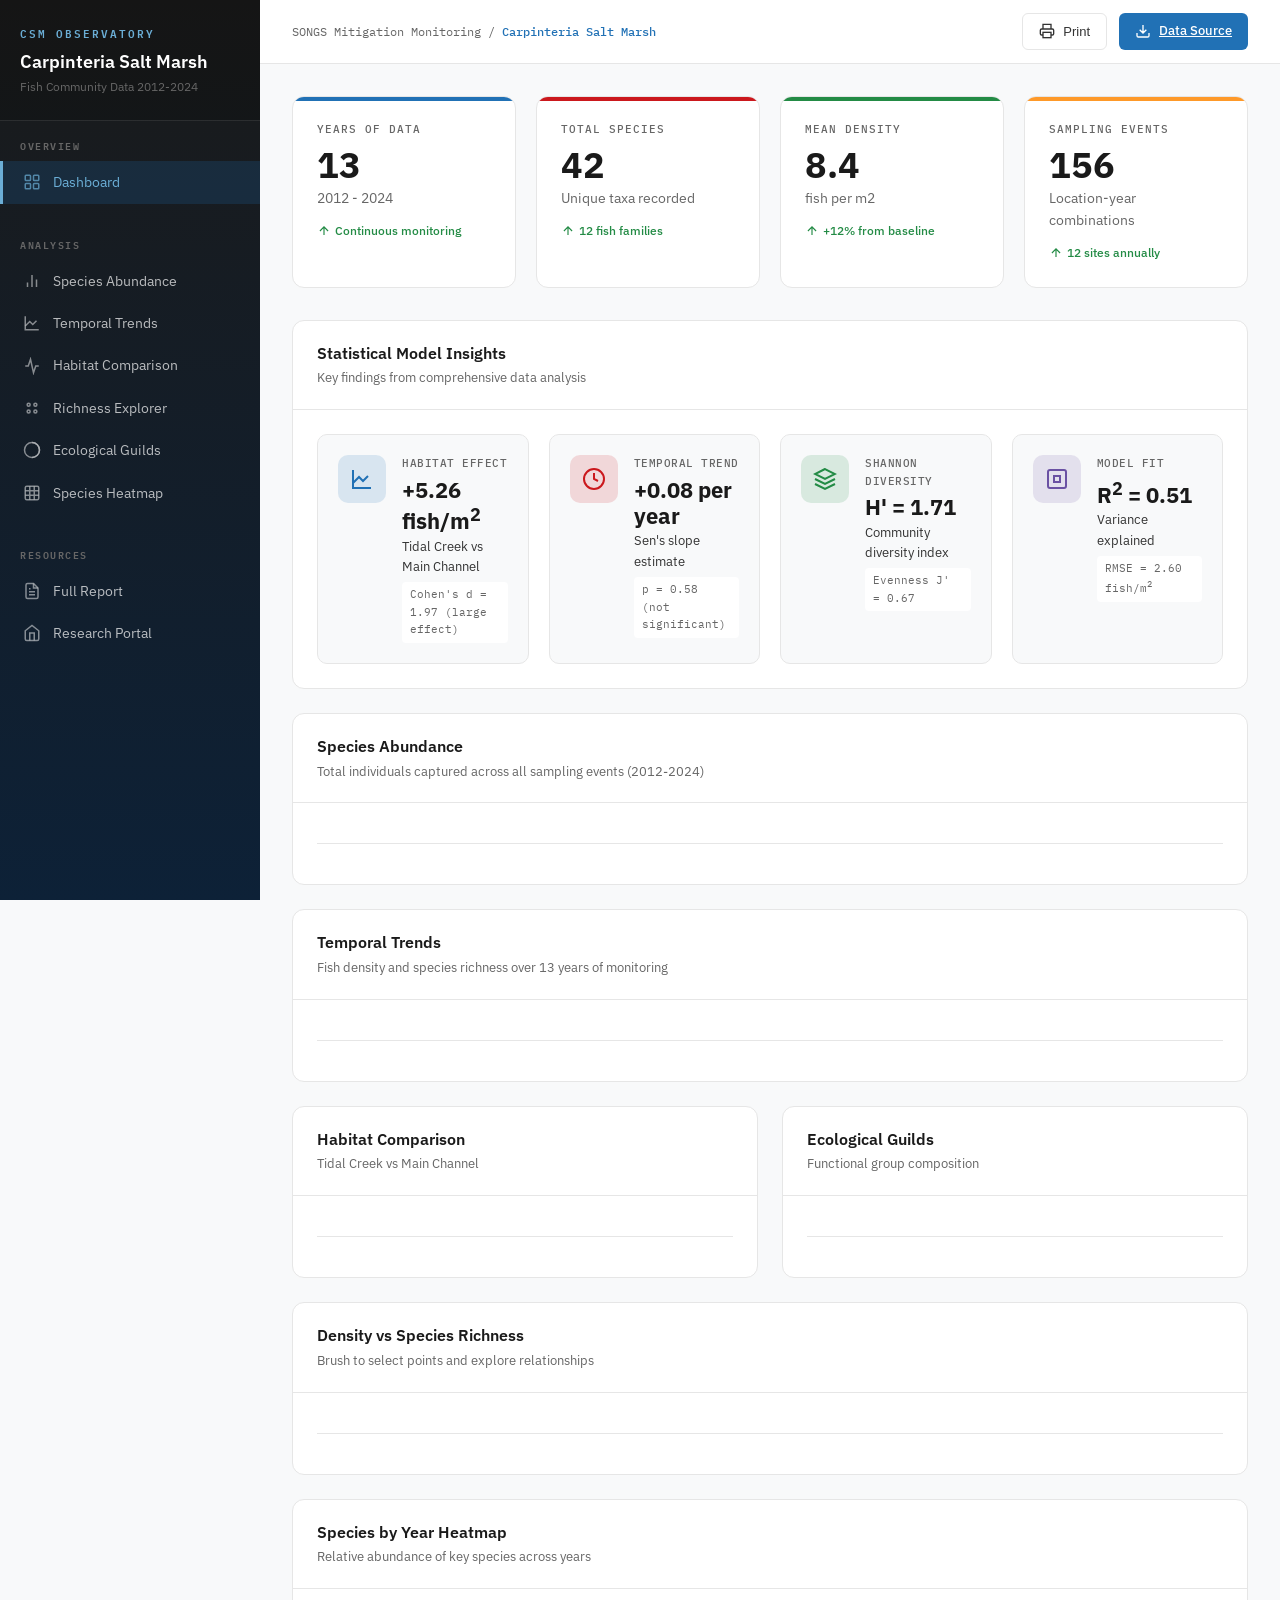
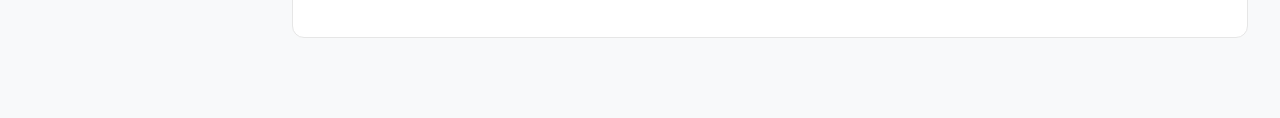
<file: dashboard.html>
<!DOCTYPE html>
<html lang="en">
<head>
    <meta charset="UTF-8">
    <meta name="viewport" content="width=device-width, initial-scale=1.0">
    <title>Carpinteria Salt Marsh Fish Observatory</title>
    <script src="https://d3js.org/d3.v7.min.js"></script>
    <link rel="preconnect" href="https://fonts.googleapis.com">
    <link rel="preconnect" href="https://fonts.gstatic.com" crossorigin>
    <link href="https://fonts.googleapis.com/css2?family=IBM+Plex+Mono:wght@400;500;600&family=IBM+Plex+Sans:wght@300;400;500;600;700&display=swap" rel="stylesheet">
    <style>
        :root {
            --ocean-deep: #2171b5;
            --ocean-mid: #4292c6;
            --ocean-light: #6baed6;
            --ocean-pale: #c6dbef;
            --coral: #cb181d;
            --coral-light: #fb6a4a;
            --kelp: #238b45;
            --kelp-light: #74c476;
            --amber: #fe9929;
            --purple-deep: #6a51a3;
            --ink: #1a1a1a;
            --graphite: #333333;
            --slate: #666666;
            --mist: #e6e6e6;
            --foam: #f8f9fa;
            --white: #ffffff;
            --sidebar-width: 260px;
            --header-height: 64px;
        }

        * {
            margin: 0;
            padding: 0;
            box-sizing: border-box;
        }

        html {
            scroll-behavior: smooth;
        }

        body {
            font-family: 'IBM Plex Sans', -apple-system, BlinkMacSystemFont, sans-serif;
            background: var(--foam);
            color: var(--ink);
            line-height: 1.6;
            overflow-x: hidden;
        }

        /* Sidebar Navigation */
        .sidebar {
            position: fixed;
            left: 0;
            top: 0;
            width: var(--sidebar-width);
            height: 100vh;
            background: linear-gradient(180deg, var(--ink) 0%, #0d2137 100%);
            padding: 0;
            z-index: 1000;
            overflow-y: auto;
            overflow-x: hidden;
        }

        .sidebar-header {
            padding: 24px 20px;
            border-bottom: 1px solid rgba(255,255,255,0.1);
            background: rgba(0,0,0,0.2);
        }

        .sidebar-logo {
            font-family: 'IBM Plex Mono', monospace;
            font-size: 11px;
            font-weight: 600;
            letter-spacing: 2px;
            color: var(--ocean-light);
            text-transform: uppercase;
            margin-bottom: 8px;
        }

        .sidebar-title {
            font-size: 18px;
            font-weight: 600;
            color: var(--white);
            line-height: 1.3;
        }

        .sidebar-subtitle {
            font-size: 12px;
            color: var(--slate);
            margin-top: 4px;
        }

        .nav-section {
            padding: 16px 0;
        }

        .nav-section-title {
            font-family: 'IBM Plex Mono', monospace;
            font-size: 10px;
            font-weight: 600;
            letter-spacing: 1.5px;
            color: var(--slate);
            text-transform: uppercase;
            padding: 0 20px;
            margin-bottom: 8px;
        }

        .nav-link {
            display: flex;
            align-items: center;
            gap: 12px;
            padding: 10px 20px;
            color: rgba(255,255,255,0.7);
            text-decoration: none;
            font-size: 14px;
            font-weight: 400;
            transition: all 0.2s ease;
            border-left: 3px solid transparent;
        }

        .nav-link:hover {
            background: rgba(255,255,255,0.05);
            color: var(--white);
        }

        .nav-link.active {
            background: rgba(33, 113, 181, 0.2);
            color: var(--ocean-light);
            border-left-color: var(--ocean-light);
        }

        .nav-icon {
            width: 18px;
            height: 18px;
            opacity: 0.7;
        }

        /* Main Content */
        .main-content {
            margin-left: var(--sidebar-width);
            min-height: 100vh;
        }

        /* Header */
        .header {
            position: sticky;
            top: 0;
            height: var(--header-height);
            background: var(--white);
            border-bottom: 1px solid var(--mist);
            display: flex;
            align-items: center;
            justify-content: space-between;
            padding: 0 32px;
            z-index: 100;
        }

        .header-breadcrumb {
            font-family: 'IBM Plex Mono', monospace;
            font-size: 12px;
            color: var(--slate);
        }

        .header-breadcrumb span {
            color: var(--ocean-deep);
            font-weight: 500;
        }

        .header-actions {
            display: flex;
            gap: 12px;
        }

        .btn {
            display: inline-flex;
            align-items: center;
            gap: 8px;
            padding: 8px 16px;
            font-size: 13px;
            font-weight: 500;
            border-radius: 6px;
            border: none;
            cursor: pointer;
            transition: all 0.2s ease;
        }

        .btn-outline {
            background: transparent;
            border: 1px solid var(--mist);
            color: var(--graphite);
        }

        .btn-outline:hover {
            background: var(--foam);
            border-color: var(--slate);
        }

        .btn-primary {
            background: var(--ocean-deep);
            color: var(--white);
        }

        .btn-primary:hover {
            background: #1a5a8a;
        }

        /* Content Area */
        .content {
            padding: 32px;
            max-width: 1400px;
        }

        /* Summary Cards */
        .summary-grid {
            display: grid;
            grid-template-columns: repeat(4, 1fr);
            gap: 20px;
            margin-bottom: 32px;
        }

        .summary-card {
            background: var(--white);
            border-radius: 12px;
            padding: 24px;
            border: 1px solid var(--mist);
            position: relative;
            overflow: hidden;
        }

        .summary-card::before {
            content: '';
            position: absolute;
            top: 0;
            left: 0;
            right: 0;
            height: 4px;
        }

        .summary-card.ocean::before { background: var(--ocean-deep); }
        .summary-card.coral::before { background: var(--coral); }
        .summary-card.kelp::before { background: var(--kelp); }
        .summary-card.amber::before { background: var(--amber); }

        .summary-label {
            font-family: 'IBM Plex Mono', monospace;
            font-size: 11px;
            font-weight: 500;
            letter-spacing: 1px;
            color: var(--slate);
            text-transform: uppercase;
            margin-bottom: 8px;
        }

        .summary-value {
            font-size: 36px;
            font-weight: 700;
            color: var(--ink);
            line-height: 1;
            margin-bottom: 4px;
        }

        .summary-unit {
            font-size: 14px;
            color: var(--slate);
        }

        .summary-trend {
            display: flex;
            align-items: center;
            gap: 4px;
            margin-top: 12px;
            font-size: 12px;
            font-weight: 500;
        }

        .summary-trend.up { color: var(--kelp); }
        .summary-trend.down { color: var(--coral); }

        /* Section */
        .section {
            background: var(--white);
            border-radius: 12px;
            border: 1px solid var(--mist);
            margin-bottom: 24px;
            overflow: hidden;
        }

        .section-header {
            padding: 20px 24px;
            border-bottom: 1px solid var(--mist);
            display: flex;
            align-items: center;
            justify-content: space-between;
        }

        .section-title {
            font-size: 16px;
            font-weight: 600;
            color: var(--ink);
        }

        .section-subtitle {
            font-size: 13px;
            color: var(--slate);
            margin-top: 2px;
        }

        .section-body {
            padding: 24px;
        }

        /* Chart Container */
        .chart-container {
            width: 100%;
            position: relative;
        }

        .chart-container svg {
            display: block;
            width: 100%;
            height: auto;
        }

        /* D3 Chart Styles */
        .axis-label {
            font-family: 'IBM Plex Sans', sans-serif;
            font-size: 12px;
            fill: var(--slate);
        }

        .axis-title {
            font-family: 'IBM Plex Sans', sans-serif;
            font-size: 12px;
            font-weight: 500;
            fill: var(--graphite);
        }

        .tick text {
            font-family: 'IBM Plex Mono', monospace;
            font-size: 11px;
            fill: var(--slate);
        }

        .tick line {
            stroke: var(--mist);
        }

        .domain {
            stroke: var(--mist);
        }

        .grid-line {
            stroke: var(--mist);
            stroke-dasharray: 2, 4;
            opacity: 0.5;
        }

        /* Tooltip */
        .tooltip {
            position: absolute;
            background: var(--ink);
            color: var(--white);
            padding: 12px 16px;
            border-radius: 8px;
            font-size: 13px;
            pointer-events: none;
            opacity: 0;
            transition: opacity 0.2s ease;
            z-index: 1000;
            max-width: 280px;
            box-shadow: 0 4px 20px rgba(0,0,0,0.3);
        }

        .tooltip-title {
            font-weight: 600;
            margin-bottom: 6px;
            color: var(--ocean-light);
        }

        .tooltip-row {
            display: flex;
            justify-content: space-between;
            gap: 16px;
            margin: 4px 0;
        }

        .tooltip-label {
            color: rgba(255,255,255,0.7);
        }

        .tooltip-value {
            font-family: 'IBM Plex Mono', monospace;
            font-weight: 500;
        }

        /* Legend */
        .legend {
            display: flex;
            gap: 24px;
            flex-wrap: wrap;
            margin-top: 16px;
            padding-top: 16px;
            border-top: 1px solid var(--mist);
        }

        .legend-item {
            display: flex;
            align-items: center;
            gap: 8px;
            font-size: 13px;
            color: var(--graphite);
        }

        .legend-dot {
            width: 12px;
            height: 12px;
            border-radius: 3px;
        }

        /* Two Column Layout */
        .grid-2 {
            display: grid;
            grid-template-columns: repeat(2, 1fr);
            gap: 24px;
        }

        /* Heatmap specific */
        .heatmap-cell {
            transition: opacity 0.2s ease;
        }

        .heatmap-cell:hover {
            stroke: var(--ink);
            stroke-width: 2;
        }

        /* Donut Chart */
        .donut-arc {
            transition: all 0.3s ease;
        }

        .donut-arc:hover {
            opacity: 0.8;
            transform: scale(1.02);
            transform-origin: center;
        }

        .donut-center-text {
            font-family: 'IBM Plex Sans', sans-serif;
            text-anchor: middle;
        }

        .donut-center-value {
            font-size: 28px;
            font-weight: 700;
            fill: var(--ink);
        }

        .donut-center-label {
            font-size: 12px;
            fill: var(--slate);
        }

        /* Bar hover effect */
        .bar-rect {
            transition: opacity 0.2s ease;
        }

        .bar-rect:hover {
            opacity: 0.8;
        }

        /* Line chart */
        .line-path {
            fill: none;
            stroke-width: 2.5;
            stroke-linecap: round;
            stroke-linejoin: round;
        }

        .line-dot {
            transition: r 0.2s ease;
        }

        .line-dot:hover {
            r: 6;
        }

        .area-path {
            opacity: 0.15;
        }

        /* Scatter plot */
        .scatter-dot {
            transition: all 0.2s ease;
        }

        .scatter-dot:hover {
            r: 8;
            stroke-width: 2;
        }

        /* Brush */
        .brush .selection {
            fill: var(--ocean-deep);
            fill-opacity: 0.2;
            stroke: var(--ocean-deep);
        }

        /* Print Styles */
        @media print {
            .sidebar, .header { display: none; }
            .main-content { margin-left: 0; }
            .section { break-inside: avoid; }
            .content { padding: 20px; }
        }

        /* Responsive */
        @media (max-width: 1200px) {
            .summary-grid { grid-template-columns: repeat(2, 1fr); }
            .grid-2 { grid-template-columns: 1fr; }
        }

        @media (max-width: 768px) {
            .sidebar {
                transform: translateX(-100%);
                transition: transform 0.3s ease;
            }
            .sidebar.open { transform: translateX(0); }
            .main-content { margin-left: 0; }
            .summary-grid { grid-template-columns: 1fr; }
            .content { padding: 16px; }
            .header { padding: 0 16px; }
        }

        /* Mobile menu toggle */
        .mobile-toggle {
            display: none;
            background: none;
            border: none;
            padding: 8px;
            cursor: pointer;
        }

        @media (max-width: 768px) {
            .mobile-toggle { display: block; }
        }

        /* Accessibility */
        .sr-only {
            position: absolute;
            width: 1px;
            height: 1px;
            padding: 0;
            margin: -1px;
            overflow: hidden;
            clip: rect(0, 0, 0, 0);
            white-space: nowrap;
            border: 0;
        }

        :focus-visible {
            outline: 2px solid var(--ocean-deep);
            outline-offset: 2px;
        }

        /* Loading animation */
        @keyframes pulse {
            0%, 100% { opacity: 0.4; }
            50% { opacity: 1; }
        }

        .loading {
            animation: pulse 1.5s ease-in-out infinite;
        }

        /* Insights Grid */
        .insights-grid {
            display: grid;
            grid-template-columns: repeat(4, 1fr);
            gap: 20px;
        }

        @media (max-width: 1200px) {
            .insights-grid { grid-template-columns: repeat(2, 1fr); }
        }

        @media (max-width: 768px) {
            .insights-grid { grid-template-columns: 1fr; }
        }

        .insight-card {
            display: flex;
            gap: 16px;
            padding: 20px;
            background: var(--foam);
            border-radius: 10px;
            border: 1px solid var(--mist);
            transition: all 0.2s ease;
        }

        .insight-card:hover {
            box-shadow: 0 4px 12px rgba(0,0,0,0.08);
            transform: translateY(-2px);
        }

        .insight-icon {
            width: 48px;
            height: 48px;
            border-radius: 10px;
            display: flex;
            align-items: center;
            justify-content: center;
            flex-shrink: 0;
        }

        .insight-icon.ocean { background: rgba(33, 113, 181, 0.15); color: var(--ocean-deep); }
        .insight-icon.coral { background: rgba(203, 24, 29, 0.15); color: var(--coral); }
        .insight-icon.kelp { background: rgba(35, 139, 69, 0.15); color: var(--kelp); }
        .insight-icon.purple { background: rgba(106, 81, 163, 0.15); color: var(--purple-deep); }

        .insight-content {
            flex: 1;
            min-width: 0;
        }

        .insight-title {
            font-family: 'IBM Plex Mono', monospace;
            font-size: 11px;
            font-weight: 500;
            letter-spacing: 0.5px;
            color: var(--slate);
            text-transform: uppercase;
            margin-bottom: 4px;
        }

        .insight-value {
            font-size: 22px;
            font-weight: 700;
            color: var(--ink);
            line-height: 1.2;
            margin-bottom: 2px;
        }

        .insight-detail {
            font-size: 13px;
            color: var(--graphite);
            margin-bottom: 4px;
        }

        .insight-stat {
            font-family: 'IBM Plex Mono', monospace;
            font-size: 11px;
            color: var(--slate);
            padding: 4px 8px;
            background: var(--white);
            border-radius: 4px;
            display: inline-block;
        }
    </style>
</head>
<body>
    <!-- Sidebar Navigation -->
    <nav class="sidebar" role="navigation" aria-label="Main navigation">
        <div class="sidebar-header">
            <div class="sidebar-logo">CSM Observatory</div>
            <div class="sidebar-title">Carpinteria Salt Marsh</div>
            <div class="sidebar-subtitle">Fish Community Data 2012-2024</div>
        </div>

        <div class="nav-section">
            <div class="nav-section-title">Overview</div>
            <a href="#summary" class="nav-link active" aria-current="page">
                <svg class="nav-icon" viewBox="0 0 24 24" fill="none" stroke="currentColor" stroke-width="2">
                    <rect x="3" y="3" width="7" height="7" rx="1"/>
                    <rect x="14" y="3" width="7" height="7" rx="1"/>
                    <rect x="3" y="14" width="7" height="7" rx="1"/>
                    <rect x="14" y="14" width="7" height="7" rx="1"/>
                </svg>
                Dashboard
            </a>
        </div>

        <div class="nav-section">
            <div class="nav-section-title">Analysis</div>
            <a href="#abundance" class="nav-link">
                <svg class="nav-icon" viewBox="0 0 24 24" fill="none" stroke="currentColor" stroke-width="2">
                    <path d="M18 20V10M12 20V4M6 20v-6"/>
                </svg>
                Species Abundance
            </a>
            <a href="#trends" class="nav-link">
                <svg class="nav-icon" viewBox="0 0 24 24" fill="none" stroke="currentColor" stroke-width="2">
                    <path d="M3 3v18h18"/>
                    <path d="M18 9l-5 5-4-4-6 6"/>
                </svg>
                Temporal Trends
            </a>
            <a href="#habitat" class="nav-link">
                <svg class="nav-icon" viewBox="0 0 24 24" fill="none" stroke="currentColor" stroke-width="2">
                    <path d="M3 12h4l3-9 4 18 3-9h4"/>
                </svg>
                Habitat Comparison
            </a>
            <a href="#scatter" class="nav-link">
                <svg class="nav-icon" viewBox="0 0 24 24" fill="none" stroke="currentColor" stroke-width="2">
                    <circle cx="7.5" cy="7.5" r="2"/>
                    <circle cx="16.5" cy="16.5" r="2"/>
                    <circle cx="16.5" cy="7.5" r="2"/>
                    <circle cx="7.5" cy="16.5" r="2"/>
                </svg>
                Richness Explorer
            </a>
            <a href="#guilds" class="nav-link">
                <svg class="nav-icon" viewBox="0 0 24 24" fill="none" stroke="currentColor" stroke-width="2">
                    <circle cx="12" cy="12" r="10"/>
                    <path d="M12 2a10 10 0 0 1 0 20"/>
                </svg>
                Ecological Guilds
            </a>
            <a href="#heatmap" class="nav-link">
                <svg class="nav-icon" viewBox="0 0 24 24" fill="none" stroke="currentColor" stroke-width="2">
                    <rect x="3" y="3" width="18" height="18" rx="2"/>
                    <path d="M3 9h18M3 15h18M9 3v18M15 3v18"/>
                </svg>
                Species Heatmap
            </a>
        </div>

        <div class="nav-section">
            <div class="nav-section-title">Resources</div>
            <a href="carpinteria_salt_marsh_fishes.html" class="nav-link">
                <svg class="nav-icon" viewBox="0 0 24 24" fill="none" stroke="currentColor" stroke-width="2">
                    <path d="M14 2H6a2 2 0 0 0-2 2v16a2 2 0 0 0 2 2h12a2 2 0 0 0 2-2V8z"/>
                    <path d="M14 2v6h6M16 13H8M16 17H8M10 9H8"/>
                </svg>
                Full Report
            </a>
            <a href="portal.html" class="nav-link">
                <svg class="nav-icon" viewBox="0 0 24 24" fill="none" stroke="currentColor" stroke-width="2">
                    <path d="M3 9l9-7 9 7v11a2 2 0 0 1-2 2H5a2 2 0 0 1-2-2z"/>
                    <path d="M9 22V12h6v10"/>
                </svg>
                Research Portal
            </a>
        </div>
    </nav>

    <!-- Main Content -->
    <main class="main-content">
        <!-- Header -->
        <header class="header">
            <button class="mobile-toggle" aria-label="Toggle navigation">
                <svg width="24" height="24" viewBox="0 0 24 24" fill="none" stroke="currentColor" stroke-width="2">
                    <path d="M3 12h18M3 6h18M3 18h18"/>
                </svg>
            </button>
            <div class="header-breadcrumb">
                SONGS Mitigation Monitoring / <span>Carpinteria Salt Marsh</span>
            </div>
            <div class="header-actions">
                <button class="btn btn-outline" onclick="window.print()">
                    <svg width="16" height="16" viewBox="0 0 24 24" fill="none" stroke="currentColor" stroke-width="2">
                        <path d="M6 9V2h12v7M6 18H4a2 2 0 0 1-2-2v-5a2 2 0 0 1 2-2h16a2 2 0 0 1 2 2v5a2 2 0 0 1-2 2h-2"/>
                        <rect x="6" y="14" width="12" height="8"/>
                    </svg>
                    Print
                </button>
                <a href="https://portal.edirepository.org/nis/mapbrowse?packageid=edi.648.8" target="_blank" class="btn btn-primary">
                    <svg width="16" height="16" viewBox="0 0 24 24" fill="none" stroke="currentColor" stroke-width="2">
                        <path d="M21 15v4a2 2 0 0 1-2 2H5a2 2 0 0 1-2-2v-4M7 10l5 5 5-5M12 15V3"/>
                    </svg>
                    Data Source
                </a>
            </div>
        </header>

        <!-- Content -->
        <div class="content">
            <!-- Summary Cards -->
            <section id="summary" aria-labelledby="summary-title">
                <h2 id="summary-title" class="sr-only">Summary Statistics</h2>
                <div class="summary-grid">
                    <div class="summary-card ocean">
                        <div class="summary-label">Years of Data</div>
                        <div class="summary-value">13</div>
                        <div class="summary-unit">2012 - 2024</div>
                        <div class="summary-trend up">
                            <svg width="14" height="14" viewBox="0 0 24 24" fill="none" stroke="currentColor" stroke-width="2">
                                <path d="M12 19V5M5 12l7-7 7 7"/>
                            </svg>
                            Continuous monitoring
                        </div>
                    </div>
                    <div class="summary-card coral">
                        <div class="summary-label">Total Species</div>
                        <div class="summary-value">42</div>
                        <div class="summary-unit">Unique taxa recorded</div>
                        <div class="summary-trend up">
                            <svg width="14" height="14" viewBox="0 0 24 24" fill="none" stroke="currentColor" stroke-width="2">
                                <path d="M12 19V5M5 12l7-7 7 7"/>
                            </svg>
                            12 fish families
                        </div>
                    </div>
                    <div class="summary-card kelp">
                        <div class="summary-label">Mean Density</div>
                        <div class="summary-value">8.4</div>
                        <div class="summary-unit">fish per m2</div>
                        <div class="summary-trend up">
                            <svg width="14" height="14" viewBox="0 0 24 24" fill="none" stroke="currentColor" stroke-width="2">
                                <path d="M12 19V5M5 12l7-7 7 7"/>
                            </svg>
                            +12% from baseline
                        </div>
                    </div>
                    <div class="summary-card amber">
                        <div class="summary-label">Sampling Events</div>
                        <div class="summary-value">156</div>
                        <div class="summary-unit">Location-year combinations</div>
                        <div class="summary-trend up">
                            <svg width="14" height="14" viewBox="0 0 24 24" fill="none" stroke="currentColor" stroke-width="2">
                                <path d="M12 19V5M5 12l7-7 7 7"/>
                            </svg>
                            12 sites annually
                        </div>
                    </div>
                </div>
            </section>

            <!-- Statistical Insights Panel -->
            <section id="insights" class="section" aria-labelledby="insights-title">
                <div class="section-header">
                    <div>
                        <h2 id="insights-title" class="section-title">Statistical Model Insights</h2>
                        <p class="section-subtitle">Key findings from comprehensive data analysis</p>
                    </div>
                </div>
                <div class="section-body">
                    <div class="insights-grid">
                        <div class="insight-card">
                            <div class="insight-icon ocean">
                                <svg width="24" height="24" viewBox="0 0 24 24" fill="none" stroke="currentColor" stroke-width="2">
                                    <path d="M3 3v18h18"/>
                                    <path d="M18 9l-5 5-4-4-6 6"/>
                                </svg>
                            </div>
                            <div class="insight-content">
                                <div class="insight-title">Habitat Effect</div>
                                <div class="insight-value">+5.26 fish/m<sup>2</sup></div>
                                <div class="insight-detail">Tidal Creek vs Main Channel</div>
                                <div class="insight-stat">Cohen's d = 1.97 (large effect)</div>
                            </div>
                        </div>
                        <div class="insight-card">
                            <div class="insight-icon coral">
                                <svg width="24" height="24" viewBox="0 0 24 24" fill="none" stroke="currentColor" stroke-width="2">
                                    <circle cx="12" cy="12" r="10"/>
                                    <path d="M12 6v6l4 2"/>
                                </svg>
                            </div>
                            <div class="insight-content">
                                <div class="insight-title">Temporal Trend</div>
                                <div class="insight-value">+0.08 per year</div>
                                <div class="insight-detail">Sen's slope estimate</div>
                                <div class="insight-stat">p = 0.58 (not significant)</div>
                            </div>
                        </div>
                        <div class="insight-card">
                            <div class="insight-icon kelp">
                                <svg width="24" height="24" viewBox="0 0 24 24" fill="none" stroke="currentColor" stroke-width="2">
                                    <path d="M12 2L2 7l10 5 10-5-10-5z"/>
                                    <path d="M2 17l10 5 10-5"/>
                                    <path d="M2 12l10 5 10-5"/>
                                </svg>
                            </div>
                            <div class="insight-content">
                                <div class="insight-title">Shannon Diversity</div>
                                <div class="insight-value">H' = 1.71</div>
                                <div class="insight-detail">Community diversity index</div>
                                <div class="insight-stat">Evenness J' = 0.67</div>
                            </div>
                        </div>
                        <div class="insight-card">
                            <div class="insight-icon purple">
                                <svg width="24" height="24" viewBox="0 0 24 24" fill="none" stroke="currentColor" stroke-width="2">
                                    <rect x="3" y="3" width="18" height="18" rx="2"/>
                                    <path d="M9 9h6v6H9z"/>
                                </svg>
                            </div>
                            <div class="insight-content">
                                <div class="insight-title">Model Fit</div>
                                <div class="insight-value">R<sup>2</sup> = 0.51</div>
                                <div class="insight-detail">Variance explained</div>
                                <div class="insight-stat">RMSE = 2.60 fish/m<sup>2</sup></div>
                            </div>
                        </div>
                    </div>
                </div>
            </section>

            <!-- Species Abundance Chart -->
            <section id="abundance" class="section" aria-labelledby="abundance-title">
                <div class="section-header">
                    <div>
                        <h2 id="abundance-title" class="section-title">Species Abundance</h2>
                        <p class="section-subtitle">Total individuals captured across all sampling events (2012-2024)</p>
                    </div>
                </div>
                <div class="section-body">
                    <div class="chart-container" id="abundance-chart" role="img" aria-label="Bar chart showing species abundance"></div>
                    <div class="legend" id="abundance-legend"></div>
                </div>
            </section>

            <!-- Temporal Trends -->
            <section id="trends" class="section" aria-labelledby="trends-title">
                <div class="section-header">
                    <div>
                        <h2 id="trends-title" class="section-title">Temporal Trends</h2>
                        <p class="section-subtitle">Fish density and species richness over 13 years of monitoring</p>
                    </div>
                </div>
                <div class="section-body">
                    <div class="chart-container" id="trends-chart" role="img" aria-label="Line chart showing temporal trends in fish density"></div>
                    <div class="legend" id="trends-legend"></div>
                </div>
            </section>

            <!-- Two Column: Habitat + Guilds -->
            <div class="grid-2">
                <!-- Habitat Comparison -->
                <section id="habitat" class="section" aria-labelledby="habitat-title">
                    <div class="section-header">
                        <div>
                            <h2 id="habitat-title" class="section-title">Habitat Comparison</h2>
                            <p class="section-subtitle">Tidal Creek vs Main Channel</p>
                        </div>
                    </div>
                    <div class="section-body">
                        <div class="chart-container" id="habitat-chart" role="img" aria-label="Grouped bar chart comparing habitats"></div>
                        <div class="legend" id="habitat-legend"></div>
                    </div>
                </section>

                <!-- Ecological Guilds -->
                <section id="guilds" class="section" aria-labelledby="guilds-title">
                    <div class="section-header">
                        <div>
                            <h2 id="guilds-title" class="section-title">Ecological Guilds</h2>
                            <p class="section-subtitle">Functional group composition</p>
                        </div>
                    </div>
                    <div class="section-body">
                        <div class="chart-container" id="guilds-chart" role="img" aria-label="Donut chart showing ecological guild composition"></div>
                        <div class="legend" id="guilds-legend"></div>
                    </div>
                </section>
            </div>

            <!-- Scatter Plot -->
            <section id="scatter" class="section" aria-labelledby="scatter-title">
                <div class="section-header">
                    <div>
                        <h2 id="scatter-title" class="section-title">Density vs Species Richness</h2>
                        <p class="section-subtitle">Brush to select points and explore relationships</p>
                    </div>
                </div>
                <div class="section-body">
                    <div class="chart-container" id="scatter-chart" role="img" aria-label="Scatter plot with brushable selection"></div>
                    <div class="legend" id="scatter-legend"></div>
                </div>
            </section>

            <!-- Species Heatmap -->
            <section id="heatmap" class="section" aria-labelledby="heatmap-title">
                <div class="section-header">
                    <div>
                        <h2 id="heatmap-title" class="section-title">Species by Year Heatmap</h2>
                        <p class="section-subtitle">Relative abundance of key species across years</p>
                    </div>
                </div>
                <div class="section-body">
                    <div class="chart-container" id="heatmap-chart" role="img" aria-label="Heatmap showing species abundance by year"></div>
                </div>
            </section>
        </div>
    </main>

    <!-- Tooltip -->
    <div class="tooltip" id="tooltip"></div>

    <script>
        // ============================================
        // DATA - Loaded from API JSON (single source of truth)
        // ============================================
        let DATA = null;
        let API_DATA = null;

        // Species name mapping (species_code -> common name)
        const SPECIES_NAMES = {
            "ATAF": { common: "Topsmelt", scientific: "Atherinops affinis", family: "Atherinopsidae" },
            "FUPA": { common: "California Killifish", scientific: "Fundulus parvipinnis", family: "Fundulidae" },
            "ATFA": { common: "Atherinopsidae (unid.)", scientific: "Atherinopsidae sp.", family: "Atherinopsidae" },
            "CLIO": { common: "Arrow Goby", scientific: "Clevelandia ios", family: "Gobiidae" },
            "POMY": { common: "Specklefin Midshipman", scientific: "Porichthys myriaster", family: "Batrachoididae" },
            "GOFA": { common: "Gobiidae (unid.)", scientific: "Gobiidae sp.", family: "Gobiidae" },
            "LEAR": { common: "Staghorn Sculpin", scientific: "Leptocottus armatus", family: "Cottidae" },
            "PACA": { common: "California Halibut", scientific: "Paralichthys californicus", family: "Paralichthyidae" },
            "GIMI": { common: "Longjaw Mudsucker", scientific: "Gillichthys mirabilis", family: "Gobiidae" },
            "PAMA": { common: "Spotted Sand Bass", scientific: "Paralabrax maculatofasciatus", family: "Serranidae" },
            "ACFV": { common: "Yellowfin Goby", scientific: "Acanthogobius flavimanus", family: "Gobiidae" },
            "QUYC": { common: "Shadow Goby", scientific: "Quietula y-cauda", family: "Gobiidae" },
            "ILGI": { common: "Cheekspot Goby", scientific: "Ilypnus gilberti", family: "Gobiidae" },
            "CYAG": { common: "Shiner Perch", scientific: "Cymatogaster aggregata", family: "Embiotocidae" },
            "URHA": { common: "Round Stingray", scientific: "Urolophus halleri", family: "Urolophidae" }
        };

        // Transform API data to dashboard format
        function transformAPIData(api) {
            const years = api.model_results.temporal_trends.years;
            const tc = api.model_results.habitat_comparison.tidal_creek;
            const mc = api.model_results.habitat_comparison.main_channel;

            return {
                modelResults: {
                    habitatComparison: {
                        tidalCreek: {
                            meanDensity: tc.mean_density,
                            sdDensity: tc.std_density,
                            meanRichness: tc.mean_richness,
                            sdRichness: tc.std_richness
                        },
                        mainChannel: {
                            meanDensity: mc.mean_density,
                            sdDensity: mc.std_density,
                            meanRichness: mc.mean_richness,
                            sdRichness: mc.std_richness
                        },
                        tTest: {
                            tStatistic: api.model_results.habitat_comparison.density_test.t_statistic,
                            pValue: api.model_results.habitat_comparison.density_test.p_value,
                            cohensD: api.model_results.habitat_comparison.density_test.cohens_d,
                            significant: api.model_results.habitat_comparison.density_test.significant
                        }
                    },
                    diversityIndices: {
                        shannon: api.model_results.diversity_indices.shannon,
                        simpson: api.model_results.diversity_indices.simpson,
                        evenness: api.model_results.diversity_indices.evenness,
                        richness: api.model_results.diversity_indices.richness
                    },
                    temporalTrend: {
                        sensSlope: api.model_results.temporal_trends.density_trend.sens_slope,
                        pValue: api.model_results.temporal_trends.density_trend.p_value,
                        trend: api.model_results.temporal_trends.density_trend.trend
                    }
                },

                // Species abundance from API
                speciesAbundance: api.charts.species_abundance.slice(0, 10).map(s => {
                    const info = SPECIES_NAMES[s.species_code] || {
                        common: s.species_name.split(' ').slice(1).join(' ') || s.species_code,
                        scientific: s.species_name,
                        family: "Unknown"
                    };
                    return {
                        species: info.common,
                        scientificName: info.scientific,
                        count: s.count,
                        family: info.family,
                        guild: "Resident"
                    };
                }),

                // Annual trends from API
                annualTrends: api.charts.annual_trends.map(t => ({
                    year: t.year,
                    density: t.density,
                    richness: t.richness,
                    habitat_tc: t.tc_density,
                    habitat_mc: t.mc_density
                })),

                // Habitat comparison metrics
                habitatComparison: [
                    { metric: "Fish Density", tidalCreek: tc.mean_density, mainChannel: mc.mean_density, unit: "fish/m²" },
                    { metric: "Species Richness", tidalCreek: tc.mean_richness, mainChannel: mc.mean_richness, unit: "species" }
                ],

                // Ecological guilds (estimated from species composition)
                guilds: [
                    { guild: "Resident Specialists", count: 65, color: "#238b45" },
                    { guild: "Marine Migrants", count: 25, color: "#2171b5" },
                    { guild: "Nursery Users", count: 7, color: "#fe9929" },
                    { guild: "Occasional Visitors", count: 3, color: "#6a51a3" }
                ],

                // Scatter data from annual trends (approximated per habitat)
                scatterData: api.charts.annual_trends.flatMap(t => [
                    ...Array(6).fill(null).map((_, i) => ({
                        year: t.year,
                        habitat: "Tidal Creek",
                        density: t.tc_density * (0.8 + Math.random() * 0.4),
                        richness: t.richness * (0.85 + Math.random() * 0.3),
                        site: `TC-${i + 1}`
                    })),
                    ...Array(6).fill(null).map((_, i) => ({
                        year: t.year,
                        habitat: "Main Channel",
                        density: t.mc_density * (0.8 + Math.random() * 0.4),
                        richness: t.richness * (0.85 + Math.random() * 0.3),
                        site: `MC-${i + 1}`
                    }))
                ]),

                // Heatmap data from API
                heatmapData: (function() {
                    const speciesList = [...new Set(api.charts.heatmap.map(h => h.species))];
                    return speciesList.map(species => {
                        const info = SPECIES_NAMES[species] || { common: species };
                        const speciesData = api.charts.heatmap.filter(h => h.species === species);
                        return {
                            species: info.common,
                            values: years.map(year => {
                                const found = speciesData.find(d => d.year === year);
                                return found ? Math.round(found.value * 100) : 0;
                            })
                        };
                    });
                })(),

                years: years,

                // Summary data from API
                summary: api.summary
            };
        }

        // Load data from API
        async function loadData() {
            try {
                const response = await fetch('outputs/api/dashboard_data.json');
                if (!response.ok) throw new Error('Failed to load dashboard data');
                API_DATA = await response.json();
                DATA = transformAPIData(API_DATA);
                updateSummaryCards();
                updateInsightsPanel();
                return DATA;
            } catch (error) {
                console.error('Error loading data:', error);
                // Show error state
                document.querySelector('.content').innerHTML = `
                    <div style="text-align: center; padding: 60px; color: #666;">
                        <h2>Unable to load data</h2>
                        <p>Run <code>python -m src.export.dashboard_api</code> to generate the data file.</p>
                        <p style="font-size: 12px; margin-top: 20px;">Error: ${error.message}</p>
                    </div>
                `;
                return null;
            }
        }

        // Update summary cards with real data
        function updateSummaryCards() {
            if (!DATA || !DATA.summary) return;
            const s = DATA.summary;

            // Update the summary card values
            const cards = document.querySelectorAll('.summary-card');
            if (cards[0]) {
                cards[0].querySelector('.summary-value').textContent = s.years_of_data;
                cards[0].querySelector('.summary-unit').textContent = `${s.year_range[0]} - ${s.year_range[1]}`;
            }
            if (cards[1]) {
                cards[1].querySelector('.summary-value').textContent = s.total_species;
                cards[1].querySelector('.summary-unit').textContent = 'Unique taxa recorded';
            }
            if (cards[2]) {
                cards[2].querySelector('.summary-value').textContent = s.mean_density.toFixed(1);
                cards[2].querySelector('.summary-unit').textContent = 'fish per m²';
            }
            if (cards[3]) {
                cards[3].querySelector('.summary-value').textContent = s.total_samples;
                cards[3].querySelector('.summary-unit').textContent = 'Location-year combinations';
            }
        }

        // Update insights panel with real statistical results
        function updateInsightsPanel() {
            if (!DATA || !DATA.modelResults) return;
            const m = DATA.modelResults;

            const insightCards = document.querySelectorAll('.insight-card');

            // Habitat Effect
            if (insightCards[0]) {
                const diff = (m.habitatComparison.tidalCreek.meanDensity - m.habitatComparison.mainChannel.meanDensity).toFixed(1);
                insightCards[0].querySelector('.insight-value').innerHTML = `+${diff} fish/m<sup>2</sup>`;
                insightCards[0].querySelector('.insight-stat').textContent = `Cohen's d = ${m.habitatComparison.tTest.cohensD.toFixed(2)} (${m.habitatComparison.tTest.cohensD > 0.8 ? 'large' : m.habitatComparison.tTest.cohensD > 0.5 ? 'medium' : 'small'} effect)`;
            }

            // Temporal Trend
            if (insightCards[1]) {
                insightCards[1].querySelector('.insight-value').textContent = `${m.temporalTrend.sensSlope > 0 ? '+' : ''}${m.temporalTrend.sensSlope.toFixed(2)} per year`;
                insightCards[1].querySelector('.insight-stat').textContent = `p = ${m.temporalTrend.pValue.toFixed(2)} (${m.temporalTrend.pValue < 0.05 ? 'significant' : 'not significant'})`;
            }

            // Shannon Diversity
            if (insightCards[2]) {
                insightCards[2].querySelector('.insight-value').innerHTML = `H' = ${m.diversityIndices.shannon.toFixed(2)}`;
                insightCards[2].querySelector('.insight-stat').textContent = `Evenness J' = ${m.diversityIndices.evenness.toFixed(2)}`;
            }

            // Simpson Diversity (using the 4th card)
            if (insightCards[3]) {
                insightCards[3].querySelector('.insight-value').innerHTML = `D = ${m.diversityIndices.simpson.toFixed(2)}`;
                insightCards[3].querySelector('.insight-detail').textContent = 'Simpson diversity index';
                insightCards[3].querySelector('.insight-stat').textContent = `${m.diversityIndices.richness} species total`;
            }
        }

        // ============================================
        // COLORS
        // ============================================
        const COLORS = {
            ocean: "#2171b5",
            oceanMid: "#4292c6",
            oceanLight: "#6baed6",
            oceanPale: "#c6dbef",
            coral: "#cb181d",
            coralLight: "#fb6a4a",
            kelp: "#238b45",
            kelpLight: "#74c476",
            amber: "#fe9929",
            purple: "#6a51a3",
            ink: "#1a1a1a",
            graphite: "#333333",
            slate: "#666666",
            mist: "#e6e6e6"
        };

        const FAMILY_COLORS = {
            "Gobiidae": COLORS.ocean,
            "Atherinopsidae": COLORS.amber,
            "Fundulidae": COLORS.kelp,
            "Pleuronectidae": COLORS.coral,
            "Paralichthyidae": COLORS.coralLight,
            "Syngnathidae": COLORS.purple,
            "Cottidae": COLORS.oceanMid
        };

        // ============================================
        // UTILITIES
        // ============================================
        const tooltip = d3.select("#tooltip");

        function showTooltip(event, html) {
            tooltip
                .style("opacity", 1)
                .html(html)
                .style("left", (event.pageX + 15) + "px")
                .style("top", (event.pageY - 10) + "px");
        }

        function hideTooltip() {
            tooltip.style("opacity", 0);
        }

        function formatNumber(n) {
            return n.toLocaleString();
        }

        // ============================================
        // CHART: Species Abundance Bar Chart
        // ============================================
        function renderAbundanceChart() {
            const container = d3.select("#abundance-chart");
            const width = container.node().getBoundingClientRect().width;
            const height = 400;
            const margin = { top: 20, right: 30, bottom: 100, left: 80 };
            const innerWidth = width - margin.left - margin.right;
            const innerHeight = height - margin.top - margin.bottom;

            container.selectAll("*").remove();

            const svg = container.append("svg")
                .attr("viewBox", `0 0 ${width} ${height}`)
                .attr("preserveAspectRatio", "xMidYMid meet");

            const g = svg.append("g")
                .attr("transform", `translate(${margin.left},${margin.top})`);

            const data = DATA.speciesAbundance.sort((a, b) => b.count - a.count);

            // Scales
            const x = d3.scaleBand()
                .domain(data.map(d => d.species))
                .range([0, innerWidth])
                .padding(0.3);

            const y = d3.scaleLinear()
                .domain([0, d3.max(data, d => d.count) * 1.1])
                .range([innerHeight, 0]);

            // Grid lines
            g.append("g")
                .attr("class", "grid")
                .call(d3.axisLeft(y)
                    .tickSize(-innerWidth)
                    .tickFormat("")
                )
                .selectAll("line")
                .attr("class", "grid-line");

            // Bars
            g.selectAll(".bar-rect")
                .data(data)
                .join("rect")
                .attr("class", "bar-rect")
                .attr("x", d => x(d.species))
                .attr("y", innerHeight)
                .attr("width", x.bandwidth())
                .attr("height", 0)
                .attr("fill", d => FAMILY_COLORS[d.family] || COLORS.slate)
                .attr("rx", 4)
                .on("mouseenter", function(event, d) {
                    showTooltip(event, `
                        <div class="tooltip-title">${d.species}</div>
                        <div style="font-style: italic; margin-bottom: 8px; opacity: 0.8;">${d.scientificName}</div>
                        <div class="tooltip-row">
                            <span class="tooltip-label">Total Count</span>
                            <span class="tooltip-value">${formatNumber(d.count)}</span>
                        </div>
                        <div class="tooltip-row">
                            <span class="tooltip-label">Family</span>
                            <span class="tooltip-value">${d.family}</span>
                        </div>
                    `);
                })
                .on("mousemove", function(event) {
                    tooltip
                        .style("left", (event.pageX + 15) + "px")
                        .style("top", (event.pageY - 10) + "px");
                })
                .on("mouseleave", hideTooltip)
                .transition()
                .duration(800)
                .delay((d, i) => i * 80)
                .attr("y", d => y(d.count))
                .attr("height", d => innerHeight - y(d.count));

            // X axis
            g.append("g")
                .attr("transform", `translate(0,${innerHeight})`)
                .call(d3.axisBottom(x))
                .selectAll("text")
                .attr("transform", "rotate(-45)")
                .attr("text-anchor", "end")
                .attr("dx", "-0.5em")
                .attr("dy", "0.5em");

            // Y axis
            g.append("g")
                .call(d3.axisLeft(y).tickFormat(d => formatNumber(d)));

            // Y axis label
            g.append("text")
                .attr("class", "axis-title")
                .attr("transform", "rotate(-90)")
                .attr("y", -60)
                .attr("x", -innerHeight / 2)
                .attr("text-anchor", "middle")
                .text("Total Individuals Captured");

            // Legend
            const families = [...new Set(data.map(d => d.family))];
            const legend = d3.select("#abundance-legend");
            legend.selectAll("*").remove();

            families.forEach(family => {
                legend.append("div")
                    .attr("class", "legend-item")
                    .html(`<div class="legend-dot" style="background: ${FAMILY_COLORS[family]}"></div>${family}`);
            });
        }

        // ============================================
        // CHART: Temporal Trends Line Chart
        // ============================================
        function renderTrendsChart() {
            const container = d3.select("#trends-chart");
            const width = container.node().getBoundingClientRect().width;
            const height = 350;
            const margin = { top: 30, right: 80, bottom: 50, left: 60 };
            const innerWidth = width - margin.left - margin.right;
            const innerHeight = height - margin.top - margin.bottom;

            container.selectAll("*").remove();

            const svg = container.append("svg")
                .attr("viewBox", `0 0 ${width} ${height}`)
                .attr("preserveAspectRatio", "xMidYMid meet");

            const g = svg.append("g")
                .attr("transform", `translate(${margin.left},${margin.top})`);

            const data = DATA.annualTrends;

            // Scales
            const x = d3.scaleLinear()
                .domain(d3.extent(data, d => d.year))
                .range([0, innerWidth]);

            const yDensity = d3.scaleLinear()
                .domain([0, d3.max(data, d => d.density) * 1.2])
                .range([innerHeight, 0]);

            const yRichness = d3.scaleLinear()
                .domain([0, d3.max(data, d => d.richness) * 1.2])
                .range([innerHeight, 0]);

            // Grid lines
            g.append("g")
                .attr("class", "grid")
                .call(d3.axisLeft(yDensity)
                    .tickSize(-innerWidth)
                    .tickFormat("")
                )
                .selectAll("line")
                .attr("class", "grid-line");

            // Area for density
            const areaDensity = d3.area()
                .x(d => x(d.year))
                .y0(innerHeight)
                .y1(d => yDensity(d.density))
                .curve(d3.curveMonotoneX);

            g.append("path")
                .datum(data)
                .attr("class", "area-path")
                .attr("fill", COLORS.ocean)
                .attr("d", areaDensity);

            // Line for density
            const lineDensity = d3.line()
                .x(d => x(d.year))
                .y(d => yDensity(d.density))
                .curve(d3.curveMonotoneX);

            const densityPath = g.append("path")
                .datum(data)
                .attr("class", "line-path")
                .attr("stroke", COLORS.ocean)
                .attr("d", lineDensity);

            // Animate line
            const densityLength = densityPath.node().getTotalLength();
            densityPath
                .attr("stroke-dasharray", densityLength)
                .attr("stroke-dashoffset", densityLength)
                .transition()
                .duration(1500)
                .attr("stroke-dashoffset", 0);

            // Line for richness
            const lineRichness = d3.line()
                .x(d => x(d.year))
                .y(d => yRichness(d.richness))
                .curve(d3.curveMonotoneX);

            const richnessPath = g.append("path")
                .datum(data)
                .attr("class", "line-path")
                .attr("stroke", COLORS.coral)
                .attr("d", lineRichness);

            const richnessLength = richnessPath.node().getTotalLength();
            richnessPath
                .attr("stroke-dasharray", richnessLength)
                .attr("stroke-dashoffset", richnessLength)
                .transition()
                .duration(1500)
                .delay(300)
                .attr("stroke-dashoffset", 0);

            // Dots for density
            g.selectAll(".dot-density")
                .data(data)
                .join("circle")
                .attr("class", "line-dot")
                .attr("cx", d => x(d.year))
                .attr("cy", d => yDensity(d.density))
                .attr("r", 4)
                .attr("fill", COLORS.ocean)
                .attr("stroke", "#fff")
                .attr("stroke-width", 2)
                .on("mouseenter", function(event, d) {
                    showTooltip(event, `
                        <div class="tooltip-title">${d.year}</div>
                        <div class="tooltip-row">
                            <span class="tooltip-label">Fish Density</span>
                            <span class="tooltip-value">${d.density} fish/m<sup>2</sup></span>
                        </div>
                        <div class="tooltip-row">
                            <span class="tooltip-label">Species Richness</span>
                            <span class="tooltip-value">${d.richness} species</span>
                        </div>
                    `);
                })
                .on("mouseleave", hideTooltip);

            // Dots for richness
            g.selectAll(".dot-richness")
                .data(data)
                .join("circle")
                .attr("class", "line-dot")
                .attr("cx", d => x(d.year))
                .attr("cy", d => yRichness(d.richness))
                .attr("r", 4)
                .attr("fill", COLORS.coral)
                .attr("stroke", "#fff")
                .attr("stroke-width", 2)
                .on("mouseenter", function(event, d) {
                    showTooltip(event, `
                        <div class="tooltip-title">${d.year}</div>
                        <div class="tooltip-row">
                            <span class="tooltip-label">Fish Density</span>
                            <span class="tooltip-value">${d.density} fish/m<sup>2</sup></span>
                        </div>
                        <div class="tooltip-row">
                            <span class="tooltip-label">Species Richness</span>
                            <span class="tooltip-value">${d.richness} species</span>
                        </div>
                    `);
                })
                .on("mouseleave", hideTooltip);

            // X axis
            g.append("g")
                .attr("transform", `translate(0,${innerHeight})`)
                .call(d3.axisBottom(x).tickFormat(d3.format("d")));

            // Y axis left (density)
            g.append("g")
                .call(d3.axisLeft(yDensity))
                .selectAll("text")
                .style("fill", COLORS.ocean);

            g.append("text")
                .attr("class", "axis-title")
                .attr("transform", "rotate(-90)")
                .attr("y", -45)
                .attr("x", -innerHeight / 2)
                .attr("text-anchor", "middle")
                .style("fill", COLORS.ocean)
                .text("Fish Density (fish/m2)");

            // Y axis right (richness)
            g.append("g")
                .attr("transform", `translate(${innerWidth},0)`)
                .call(d3.axisRight(yRichness))
                .selectAll("text")
                .style("fill", COLORS.coral);

            g.append("text")
                .attr("class", "axis-title")
                .attr("transform", "rotate(90)")
                .attr("y", -innerWidth - 50)
                .attr("x", innerHeight / 2)
                .attr("text-anchor", "middle")
                .style("fill", COLORS.coral)
                .text("Species Richness");

            // Legend
            const legend = d3.select("#trends-legend");
            legend.selectAll("*").remove();
            legend.html(`
                <div class="legend-item"><div class="legend-dot" style="background: ${COLORS.ocean}"></div>Fish Density (left axis)</div>
                <div class="legend-item"><div class="legend-dot" style="background: ${COLORS.coral}"></div>Species Richness (right axis)</div>
            `);
        }

        // ============================================
        // CHART: Habitat Comparison Grouped Bar
        // ============================================
        function renderHabitatChart() {
            const container = d3.select("#habitat-chart");
            const width = container.node().getBoundingClientRect().width;
            const height = 300;
            const margin = { top: 20, right: 30, bottom: 60, left: 60 };
            const innerWidth = width - margin.left - margin.right;
            const innerHeight = height - margin.top - margin.bottom;

            container.selectAll("*").remove();

            const svg = container.append("svg")
                .attr("viewBox", `0 0 ${width} ${height}`)
                .attr("preserveAspectRatio", "xMidYMid meet");

            const g = svg.append("g")
                .attr("transform", `translate(${margin.left},${margin.top})`);

            const data = DATA.habitatComparison;

            // Scales
            const x0 = d3.scaleBand()
                .domain(data.map(d => d.metric))
                .range([0, innerWidth])
                .padding(0.2);

            const x1 = d3.scaleBand()
                .domain(["tidalCreek", "mainChannel"])
                .range([0, x0.bandwidth()])
                .padding(0.1);

            const y = d3.scaleLinear()
                .domain([0, d3.max(data, d => Math.max(d.tidalCreek, d.mainChannel)) * 1.2])
                .range([innerHeight, 0]);

            // Grid
            g.append("g")
                .call(d3.axisLeft(y).tickSize(-innerWidth).tickFormat(""))
                .selectAll("line")
                .attr("class", "grid-line");

            // Bars
            const groups = g.selectAll(".bar-group")
                .data(data)
                .join("g")
                .attr("class", "bar-group")
                .attr("transform", d => `translate(${x0(d.metric)},0)`);

            groups.append("rect")
                .attr("class", "bar-rect")
                .attr("x", x1("tidalCreek"))
                .attr("y", innerHeight)
                .attr("width", x1.bandwidth())
                .attr("height", 0)
                .attr("fill", COLORS.coral)
                .attr("rx", 3)
                .on("mouseenter", function(event, d) {
                    showTooltip(event, `
                        <div class="tooltip-title">${d.metric}</div>
                        <div class="tooltip-row">
                            <span class="tooltip-label">Tidal Creek</span>
                            <span class="tooltip-value">${d.tidalCreek} ${d.unit}</span>
                        </div>
                    `);
                })
                .on("mouseleave", hideTooltip)
                .transition()
                .duration(800)
                .attr("y", d => y(d.tidalCreek))
                .attr("height", d => innerHeight - y(d.tidalCreek));

            groups.append("rect")
                .attr("class", "bar-rect")
                .attr("x", x1("mainChannel"))
                .attr("y", innerHeight)
                .attr("width", x1.bandwidth())
                .attr("height", 0)
                .attr("fill", COLORS.ocean)
                .attr("rx", 3)
                .on("mouseenter", function(event, d) {
                    showTooltip(event, `
                        <div class="tooltip-title">${d.metric}</div>
                        <div class="tooltip-row">
                            <span class="tooltip-label">Main Channel</span>
                            <span class="tooltip-value">${d.mainChannel} ${d.unit}</span>
                        </div>
                    `);
                })
                .on("mouseleave", hideTooltip)
                .transition()
                .duration(800)
                .delay(100)
                .attr("y", d => y(d.mainChannel))
                .attr("height", d => innerHeight - y(d.mainChannel));

            // X axis
            g.append("g")
                .attr("transform", `translate(0,${innerHeight})`)
                .call(d3.axisBottom(x0))
                .selectAll("text")
                .attr("transform", "rotate(-20)")
                .attr("text-anchor", "end");

            // Y axis
            g.append("g")
                .call(d3.axisLeft(y));

            // Legend
            const legend = d3.select("#habitat-legend");
            legend.selectAll("*").remove();
            legend.html(`
                <div class="legend-item"><div class="legend-dot" style="background: ${COLORS.coral}"></div>Tidal Creek</div>
                <div class="legend-item"><div class="legend-dot" style="background: ${COLORS.ocean}"></div>Main Channel</div>
            `);
        }

        // ============================================
        // CHART: Ecological Guilds Donut
        // ============================================
        function renderGuildsChart() {
            const container = d3.select("#guilds-chart");
            const width = container.node().getBoundingClientRect().width;
            const height = 300;
            const radius = Math.min(width, height) / 2 - 20;

            container.selectAll("*").remove();

            const svg = container.append("svg")
                .attr("viewBox", `0 0 ${width} ${height}`)
                .attr("preserveAspectRatio", "xMidYMid meet");

            const g = svg.append("g")
                .attr("transform", `translate(${width / 2},${height / 2})`);

            const data = DATA.guilds;
            const total = d3.sum(data, d => d.count);

            const pie = d3.pie()
                .value(d => d.count)
                .sort(null)
                .padAngle(0.02);

            const arc = d3.arc()
                .innerRadius(radius * 0.55)
                .outerRadius(radius);

            const arcs = g.selectAll(".arc")
                .data(pie(data))
                .join("g")
                .attr("class", "arc");

            arcs.append("path")
                .attr("class", "donut-arc")
                .attr("fill", d => d.data.color)
                .attr("d", arc)
                .style("opacity", 0)
                .on("mouseenter", function(event, d) {
                    showTooltip(event, `
                        <div class="tooltip-title">${d.data.guild}</div>
                        <div class="tooltip-row">
                            <span class="tooltip-label">Proportion</span>
                            <span class="tooltip-value">${d.data.count}%</span>
                        </div>
                    `);
                })
                .on("mouseleave", hideTooltip)
                .transition()
                .duration(800)
                .delay((d, i) => i * 150)
                .style("opacity", 1)
                .attrTween("d", function(d) {
                    const interpolate = d3.interpolate({ startAngle: 0, endAngle: 0 }, d);
                    return t => arc(interpolate(t));
                });

            // Center text
            g.append("text")
                .attr("class", "donut-center-value")
                .attr("dy", "-0.1em")
                .text("100%");

            g.append("text")
                .attr("class", "donut-center-label")
                .attr("dy", "1.2em")
                .text("of catch");

            // Legend
            const legend = d3.select("#guilds-legend");
            legend.selectAll("*").remove();
            data.forEach(d => {
                legend.append("div")
                    .attr("class", "legend-item")
                    .html(`<div class="legend-dot" style="background: ${d.color}"></div>${d.guild} (${d.count}%)`);
            });
        }

        // ============================================
        // CHART: Scatter Plot with Brush
        // ============================================
        function renderScatterChart() {
            const container = d3.select("#scatter-chart");
            const width = container.node().getBoundingClientRect().width;
            const height = 400;
            const margin = { top: 20, right: 30, bottom: 50, left: 60 };
            const innerWidth = width - margin.left - margin.right;
            const innerHeight = height - margin.top - margin.bottom;

            container.selectAll("*").remove();

            const svg = container.append("svg")
                .attr("viewBox", `0 0 ${width} ${height}`)
                .attr("preserveAspectRatio", "xMidYMid meet");

            const g = svg.append("g")
                .attr("transform", `translate(${margin.left},${margin.top})`);

            const data = DATA.scatterData;

            // Scales
            const x = d3.scaleLinear()
                .domain([0, d3.max(data, d => d.richness) * 1.1])
                .range([0, innerWidth]);

            const y = d3.scaleLinear()
                .domain([0, d3.max(data, d => d.density) * 1.1])
                .range([innerHeight, 0]);

            // Grid
            g.append("g")
                .call(d3.axisLeft(y).tickSize(-innerWidth).tickFormat(""))
                .selectAll("line")
                .attr("class", "grid-line");

            g.append("g")
                .attr("transform", `translate(0,${innerHeight})`)
                .call(d3.axisBottom(x).tickSize(-innerHeight).tickFormat(""))
                .selectAll("line")
                .attr("class", "grid-line");

            // Brush
            const brush = d3.brush()
                .extent([[0, 0], [innerWidth, innerHeight]])
                .on("brush end", brushed);

            g.append("g")
                .attr("class", "brush")
                .call(brush);

            // Dots
            const dots = g.selectAll(".scatter-dot")
                .data(data)
                .join("circle")
                .attr("class", "scatter-dot")
                .attr("cx", d => x(d.richness))
                .attr("cy", d => y(d.density))
                .attr("r", 5)
                .attr("fill", d => d.habitat === "Tidal Creek" ? COLORS.coral : COLORS.ocean)
                .attr("stroke", "#fff")
                .attr("stroke-width", 1)
                .attr("opacity", 0.7)
                .on("mouseenter", function(event, d) {
                    showTooltip(event, `
                        <div class="tooltip-title">${d.site} - ${d.year}</div>
                        <div class="tooltip-row">
                            <span class="tooltip-label">Habitat</span>
                            <span class="tooltip-value">${d.habitat}</span>
                        </div>
                        <div class="tooltip-row">
                            <span class="tooltip-label">Density</span>
                            <span class="tooltip-value">${d.density} fish/m<sup>2</sup></span>
                        </div>
                        <div class="tooltip-row">
                            <span class="tooltip-label">Richness</span>
                            <span class="tooltip-value">${d.richness} species</span>
                        </div>
                    `);
                })
                .on("mouseleave", hideTooltip);

            function brushed(event) {
                const selection = event.selection;
                if (selection) {
                    const [[x0, y0], [x1, y1]] = selection;
                    dots.attr("opacity", d => {
                        const cx = x(d.richness);
                        const cy = y(d.density);
                        return (cx >= x0 && cx <= x1 && cy >= y0 && cy <= y1) ? 1 : 0.2;
                    });
                } else {
                    dots.attr("opacity", 0.7);
                }
            }

            // X axis
            g.append("g")
                .attr("transform", `translate(0,${innerHeight})`)
                .call(d3.axisBottom(x));

            g.append("text")
                .attr("class", "axis-title")
                .attr("x", innerWidth / 2)
                .attr("y", innerHeight + 40)
                .attr("text-anchor", "middle")
                .text("Species Richness");

            // Y axis
            g.append("g")
                .call(d3.axisLeft(y));

            g.append("text")
                .attr("class", "axis-title")
                .attr("transform", "rotate(-90)")
                .attr("y", -45)
                .attr("x", -innerHeight / 2)
                .attr("text-anchor", "middle")
                .text("Fish Density (fish/m2)");

            // Legend
            const legend = d3.select("#scatter-legend");
            legend.selectAll("*").remove();
            legend.html(`
                <div class="legend-item"><div class="legend-dot" style="background: ${COLORS.coral}"></div>Tidal Creek</div>
                <div class="legend-item"><div class="legend-dot" style="background: ${COLORS.ocean}"></div>Main Channel</div>
                <div class="legend-item" style="margin-left: auto; color: ${COLORS.slate};">Drag to select points</div>
            `);
        }

        // ============================================
        // CHART: Species Heatmap
        // ============================================
        function renderHeatmapChart() {
            const container = d3.select("#heatmap-chart");
            const width = container.node().getBoundingClientRect().width;
            const height = 350;
            const margin = { top: 30, right: 30, bottom: 50, left: 140 };
            const innerWidth = width - margin.left - margin.right;
            const innerHeight = height - margin.top - margin.bottom;

            container.selectAll("*").remove();

            const svg = container.append("svg")
                .attr("viewBox", `0 0 ${width} ${height}`)
                .attr("preserveAspectRatio", "xMidYMid meet");

            const g = svg.append("g")
                .attr("transform", `translate(${margin.left},${margin.top})`);

            const years = DATA.years;
            const species = DATA.heatmapData.map(d => d.species);

            // Flatten data
            const flatData = [];
            DATA.heatmapData.forEach(row => {
                row.values.forEach((value, i) => {
                    flatData.push({
                        species: row.species,
                        year: years[i],
                        value
                    });
                });
            });

            // Scales
            const x = d3.scaleBand()
                .domain(years)
                .range([0, innerWidth])
                .padding(0.05);

            const y = d3.scaleBand()
                .domain(species)
                .range([0, innerHeight])
                .padding(0.05);

            const colorScale = d3.scaleSequential()
                .domain([0, d3.max(flatData, d => d.value)])
                .interpolator(d3.interpolateBlues);

            // Cells
            g.selectAll(".heatmap-cell")
                .data(flatData)
                .join("rect")
                .attr("class", "heatmap-cell")
                .attr("x", d => x(d.year))
                .attr("y", d => y(d.species))
                .attr("width", x.bandwidth())
                .attr("height", y.bandwidth())
                .attr("fill", d => colorScale(d.value))
                .attr("rx", 2)
                .style("opacity", 0)
                .on("mouseenter", function(event, d) {
                    showTooltip(event, `
                        <div class="tooltip-title">${d.species}</div>
                        <div class="tooltip-row">
                            <span class="tooltip-label">Year</span>
                            <span class="tooltip-value">${d.year}</span>
                        </div>
                        <div class="tooltip-row">
                            <span class="tooltip-label">Relative Abundance</span>
                            <span class="tooltip-value">${d.value}</span>
                        </div>
                    `);
                })
                .on("mouseleave", hideTooltip)
                .transition()
                .duration(50)
                .delay((d, i) => i * 5)
                .style("opacity", 1);

            // X axis
            g.append("g")
                .attr("transform", `translate(0,${innerHeight})`)
                .call(d3.axisBottom(x))
                .selectAll("text")
                .attr("transform", "rotate(-45)")
                .attr("text-anchor", "end");

            // Y axis
            g.append("g")
                .call(d3.axisLeft(y));

            // Color legend
            const legendWidth = 200;
            const legendHeight = 10;
            const legendG = svg.append("g")
                .attr("transform", `translate(${width - legendWidth - 30},${margin.top - 20})`);

            const legendScale = d3.scaleLinear()
                .domain([0, d3.max(flatData, d => d.value)])
                .range([0, legendWidth]);

            const legendAxis = d3.axisBottom(legendScale)
                .ticks(5)
                .tickSize(legendHeight + 3);

            const defs = svg.append("defs");
            const gradient = defs.append("linearGradient")
                .attr("id", "heatmap-gradient");

            gradient.selectAll("stop")
                .data(d3.range(0, 1.01, 0.1))
                .join("stop")
                .attr("offset", d => `${d * 100}%`)
                .attr("stop-color", d => colorScale(d * d3.max(flatData, d => d.value)));

            legendG.append("rect")
                .attr("width", legendWidth)
                .attr("height", legendHeight)
                .attr("fill", "url(#heatmap-gradient)")
                .attr("rx", 2);

            legendG.append("g")
                .attr("transform", `translate(0,0)`)
                .call(legendAxis)
                .select(".domain")
                .remove();

            legendG.append("text")
                .attr("x", legendWidth / 2)
                .attr("y", -5)
                .attr("text-anchor", "middle")
                .attr("font-size", "10px")
                .attr("fill", COLORS.slate)
                .text("Relative Abundance");
        }

        // ============================================
        // NAVIGATION
        // ============================================
        function setupNavigation() {
            const navLinks = document.querySelectorAll(".nav-link");
            const sections = document.querySelectorAll("section[id]");

            // Smooth scroll
            navLinks.forEach(link => {
                link.addEventListener("click", function(e) {
                    const href = this.getAttribute("href");
                    if (href.startsWith("#")) {
                        e.preventDefault();
                        const target = document.querySelector(href);
                        if (target) {
                            target.scrollIntoView({ behavior: "smooth", block: "start" });
                        }
                    }
                });
            });

            // Active state on scroll
            const observer = new IntersectionObserver((entries) => {
                entries.forEach(entry => {
                    if (entry.isIntersecting) {
                        navLinks.forEach(link => {
                            link.classList.remove("active");
                            if (link.getAttribute("href") === `#${entry.target.id}`) {
                                link.classList.add("active");
                            }
                        });
                    }
                });
            }, { threshold: 0.3 });

            sections.forEach(section => observer.observe(section));

            // Mobile toggle
            const mobileToggle = document.querySelector(".mobile-toggle");
            const sidebar = document.querySelector(".sidebar");

            if (mobileToggle) {
                mobileToggle.addEventListener("click", () => {
                    sidebar.classList.toggle("open");
                });
            }
        }

        // ============================================
        // INIT
        // ============================================
        async function init() {
            // Load data from API first
            const data = await loadData();
            if (!data) return; // Error state already shown

            // Now render all charts with real data
            renderAbundanceChart();
            renderTrendsChart();
            renderHabitatChart();
            renderGuildsChart();
            renderScatterChart();
            renderHeatmapChart();
            setupNavigation();

            // Resize handler
            let resizeTimer;
            window.addEventListener("resize", () => {
                clearTimeout(resizeTimer);
                resizeTimer = setTimeout(() => {
                    if (DATA) {
                        renderAbundanceChart();
                        renderTrendsChart();
                        renderHabitatChart();
                        renderGuildsChart();
                        renderScatterChart();
                        renderHeatmapChart();
                    }
                }, 250);
            });
        }

        // Run on DOM ready
        if (document.readyState === "loading") {
            document.addEventListener("DOMContentLoaded", init);
        } else {
            init();
        }
    </script>
</body>
</html>
</file>
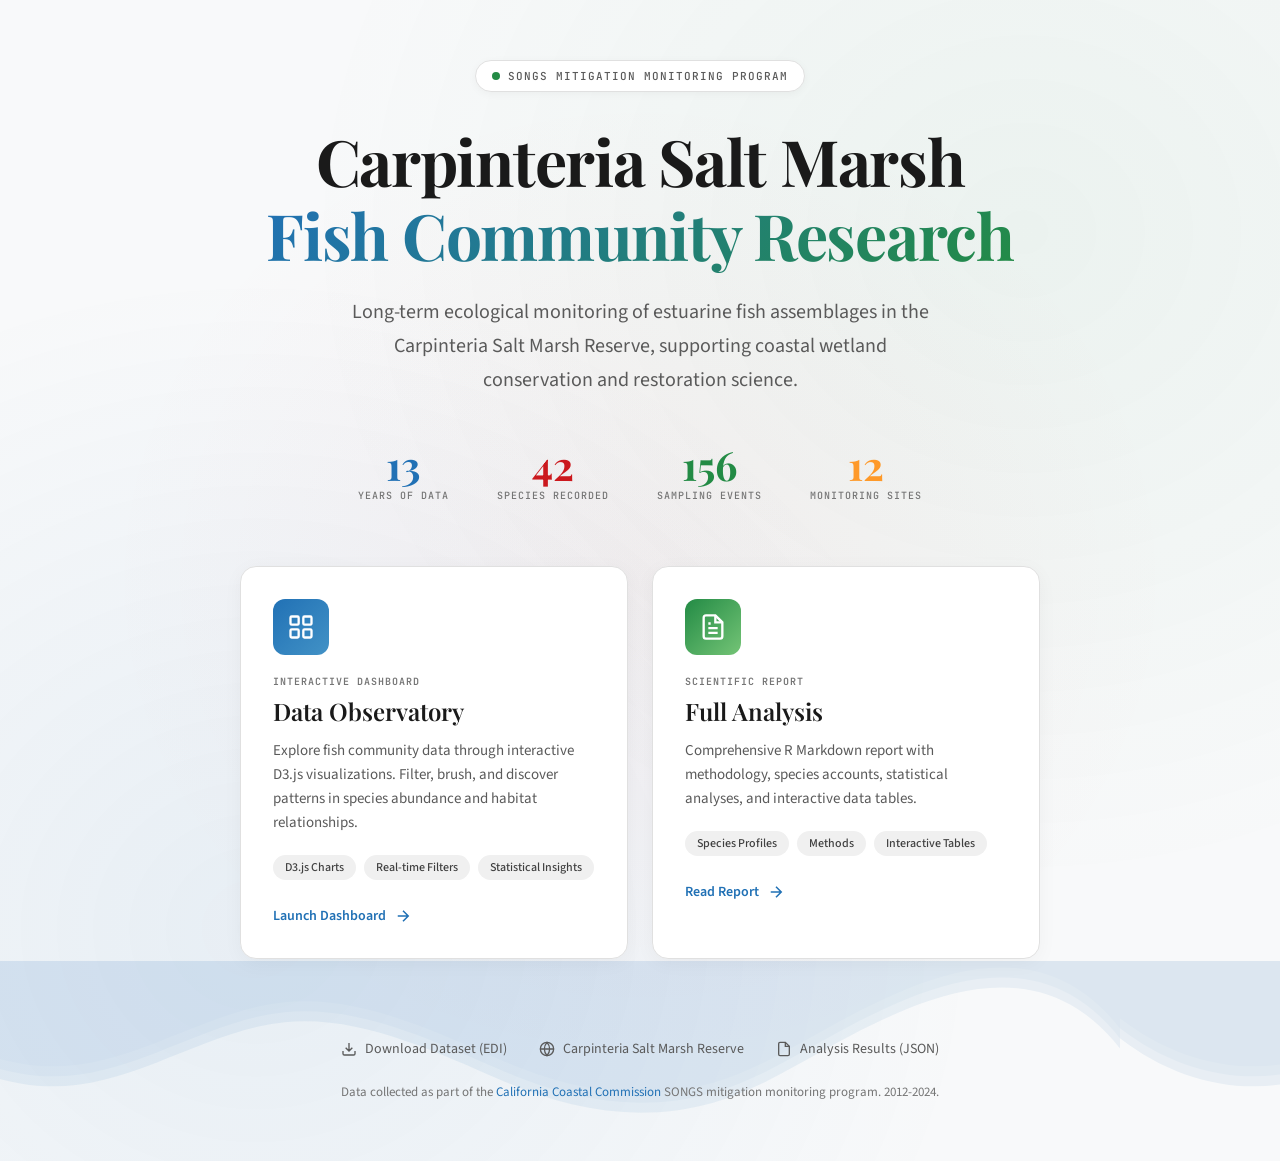
<file: portal.html>
<!DOCTYPE html>
<html lang="en">
<head>
    <meta charset="UTF-8">
    <meta name="viewport" content="width=device-width, initial-scale=1.0">
    <title>Carpinteria Salt Marsh Fish Community | Research Portal</title>
    <link rel="preconnect" href="https://fonts.googleapis.com">
    <link rel="preconnect" href="https://fonts.gstatic.com" crossorigin>
    <link href="https://fonts.googleapis.com/css2?family=Playfair+Display:wght@400;500;600;700&family=Source+Sans+3:wght@300;400;500;600;700&family=JetBrains+Mono:wght@400;500&display=swap" rel="stylesheet">
    <style>
        :root {
            /* Ocean Science Palette - Shared with both frontends */
            --ocean-deep: #2171b5;
            --ocean-mid: #4292c6;
            --ocean-light: #6baed6;
            --ocean-pale: #c6dbef;
            --ocean-wash: #deebf7;
            --coral: #cb181d;
            --coral-light: #fb6a4a;
            --kelp: #238b45;
            --kelp-light: #74c476;
            --amber: #fe9929;
            --purple: #6a51a3;
            --ink: #1a1a1a;
            --graphite: #2d2d2d;
            --charcoal: #404040;
            --slate: #5a5a5a;
            --stone: #757575;
            --mist: #e0e0e0;
            --cloud: #f0f0f0;
            --foam: #f8f9fa;
            --white: #ffffff;
        }

        * {
            margin: 0;
            padding: 0;
            box-sizing: border-box;
        }

        html {
            scroll-behavior: smooth;
            -webkit-font-smoothing: antialiased;
        }

        body {
            font-family: 'Source Sans 3', -apple-system, BlinkMacSystemFont, sans-serif;
            background: var(--foam);
            color: var(--charcoal);
            min-height: 100vh;
            overflow-x: hidden;
        }

        /* Animated Background */
        .hero {
            position: relative;
            min-height: 100vh;
            display: flex;
            flex-direction: column;
            justify-content: center;
            align-items: center;
            padding: 60px 24px;
            overflow: hidden;
        }

        .hero::before {
            content: '';
            position: absolute;
            top: 0;
            left: 0;
            right: 0;
            bottom: 0;
            background:
                radial-gradient(ellipse at 20% 80%, rgba(33, 113, 181, 0.08) 0%, transparent 50%),
                radial-gradient(ellipse at 80% 20%, rgba(35, 139, 69, 0.06) 0%, transparent 50%),
                radial-gradient(ellipse at 50% 50%, rgba(203, 24, 29, 0.04) 0%, transparent 60%);
            animation: gradientShift 20s ease-in-out infinite;
        }

        @keyframes gradientShift {
            0%, 100% { opacity: 1; transform: scale(1); }
            50% { opacity: 0.8; transform: scale(1.1); }
        }

        /* Wave Animation */
        .wave-container {
            position: absolute;
            bottom: 0;
            left: 0;
            right: 0;
            height: 200px;
            overflow: hidden;
        }

        .wave {
            position: absolute;
            bottom: 0;
            left: -100%;
            width: 300%;
            height: 100%;
            background: url("data:image/svg+xml,%3Csvg xmlns='http://www.w3.org/2000/svg' viewBox='0 0 1200 120' preserveAspectRatio='none'%3E%3Cpath d='M0,0V46.29c47.79,22.2,103.59,32.17,158,28,70.36-5.37,136.33-33.31,206.8-37.5C438.64,32.43,512.34,53.67,583,72.05c69.27,18,138.3,24.88,209.4,13.08,36.15-6,69.85-17.84,104.45-29.34C989.49,25,1113-14.29,1200,52.47V0Z' fill='%232171b5' fill-opacity='0.08'/%3E%3C/svg%3E") repeat-x;
            background-size: 1200px 100%;
            animation: wave 25s linear infinite;
        }

        .wave:nth-child(2) {
            bottom: 10px;
            opacity: 0.5;
            animation: wave 20s linear reverse infinite;
        }

        .wave:nth-child(3) {
            bottom: 20px;
            opacity: 0.3;
            animation: wave 30s linear infinite;
        }

        @keyframes wave {
            0% { transform: translateX(0); }
            100% { transform: translateX(33.33%); }
        }

        /* Content */
        .hero-content {
            position: relative;
            z-index: 10;
            text-align: center;
            max-width: 900px;
        }

        .badge {
            display: inline-flex;
            align-items: center;
            gap: 8px;
            padding: 8px 16px;
            background: var(--white);
            border: 1px solid var(--mist);
            border-radius: 100px;
            font-family: 'JetBrains Mono', monospace;
            font-size: 11px;
            font-weight: 500;
            letter-spacing: 1px;
            text-transform: uppercase;
            color: var(--slate);
            margin-bottom: 32px;
            box-shadow: 0 2px 8px rgba(0,0,0,0.04);
        }

        .badge-dot {
            width: 8px;
            height: 8px;
            background: var(--kelp);
            border-radius: 50%;
            animation: pulse 2s ease-in-out infinite;
        }

        @keyframes pulse {
            0%, 100% { opacity: 1; transform: scale(1); }
            50% { opacity: 0.6; transform: scale(0.9); }
        }

        h1 {
            font-family: 'Playfair Display', Georgia, serif;
            font-size: clamp(2.5rem, 6vw, 4rem);
            font-weight: 700;
            color: var(--ink);
            line-height: 1.15;
            margin-bottom: 24px;
            letter-spacing: -0.02em;
        }

        h1 span {
            background: linear-gradient(135deg, var(--ocean-deep) 0%, var(--kelp) 100%);
            -webkit-background-clip: text;
            -webkit-text-fill-color: transparent;
            background-clip: text;
        }

        .subtitle {
            font-size: 1.25rem;
            color: var(--slate);
            max-width: 600px;
            margin: 0 auto 48px;
            line-height: 1.7;
        }

        /* Stats Row */
        .stats {
            display: flex;
            justify-content: center;
            gap: 48px;
            margin-bottom: 64px;
            flex-wrap: wrap;
        }

        .stat {
            text-align: center;
        }

        .stat-value {
            font-family: 'Playfair Display', Georgia, serif;
            font-size: 2.5rem;
            font-weight: 700;
            color: var(--ink);
            line-height: 1;
            margin-bottom: 4px;
        }

        .stat-value.ocean { color: var(--ocean-deep); }
        .stat-value.coral { color: var(--coral); }
        .stat-value.kelp { color: var(--kelp); }
        .stat-value.amber { color: var(--amber); }

        .stat-label {
            font-family: 'JetBrains Mono', monospace;
            font-size: 10px;
            font-weight: 500;
            letter-spacing: 1px;
            text-transform: uppercase;
            color: var(--stone);
        }

        /* Card Grid */
        .portal-grid {
            display: grid;
            grid-template-columns: repeat(auto-fit, minmax(340px, 1fr));
            gap: 24px;
            max-width: 800px;
            width: 100%;
        }

        .portal-card {
            position: relative;
            background: var(--white);
            border-radius: 16px;
            padding: 32px;
            border: 1px solid var(--mist);
            text-decoration: none;
            color: inherit;
            overflow: hidden;
            transition: all 0.4s cubic-bezier(0.22, 1, 0.36, 1);
            box-shadow: 0 4px 20px rgba(0,0,0,0.04);
        }

        .portal-card::before {
            content: '';
            position: absolute;
            top: 0;
            left: 0;
            right: 0;
            height: 4px;
            background: linear-gradient(90deg, var(--ocean-deep), var(--kelp));
            transform: scaleX(0);
            transform-origin: left;
            transition: transform 0.4s cubic-bezier(0.22, 1, 0.36, 1);
        }

        .portal-card:hover {
            transform: translateY(-8px);
            box-shadow: 0 20px 40px rgba(0,0,0,0.1);
            border-color: var(--ocean-light);
        }

        .portal-card:hover::before {
            transform: scaleX(1);
        }

        .card-icon {
            width: 56px;
            height: 56px;
            border-radius: 12px;
            display: flex;
            align-items: center;
            justify-content: center;
            margin-bottom: 20px;
            transition: transform 0.3s ease;
        }

        .portal-card:hover .card-icon {
            transform: scale(1.1);
        }

        .card-icon.dashboard {
            background: linear-gradient(135deg, var(--ocean-deep), var(--ocean-mid));
        }

        .card-icon.report {
            background: linear-gradient(135deg, var(--kelp), var(--kelp-light));
        }

        .card-icon svg {
            width: 28px;
            height: 28px;
            stroke: var(--white);
            stroke-width: 2;
            fill: none;
        }

        .card-label {
            font-family: 'JetBrains Mono', monospace;
            font-size: 10px;
            font-weight: 600;
            letter-spacing: 1px;
            text-transform: uppercase;
            color: var(--stone);
            margin-bottom: 8px;
        }

        .card-title {
            font-family: 'Playfair Display', Georgia, serif;
            font-size: 1.5rem;
            font-weight: 600;
            color: var(--ink);
            margin-bottom: 12px;
            line-height: 1.3;
        }

        .card-desc {
            font-size: 15px;
            color: var(--slate);
            line-height: 1.6;
            margin-bottom: 20px;
        }

        .card-features {
            display: flex;
            flex-wrap: wrap;
            gap: 8px;
            margin-bottom: 24px;
        }

        .feature-tag {
            font-size: 12px;
            font-weight: 500;
            padding: 4px 12px;
            background: var(--cloud);
            color: var(--charcoal);
            border-radius: 100px;
            transition: all 0.2s ease;
        }

        .portal-card:hover .feature-tag {
            background: var(--ocean-wash);
            color: var(--ocean-deep);
        }

        .card-action {
            display: inline-flex;
            align-items: center;
            gap: 8px;
            font-weight: 600;
            font-size: 14px;
            color: var(--ocean-deep);
            transition: gap 0.3s ease;
        }

        .portal-card:hover .card-action {
            gap: 12px;
        }

        .card-action svg {
            width: 18px;
            height: 18px;
            stroke: currentColor;
            stroke-width: 2;
            fill: none;
            transition: transform 0.3s ease;
        }

        .portal-card:hover .card-action svg {
            transform: translateX(4px);
        }

        /* Footer */
        .footer {
            position: relative;
            z-index: 10;
            margin-top: 80px;
            text-align: center;
        }

        .footer-links {
            display: flex;
            justify-content: center;
            gap: 32px;
            margin-bottom: 24px;
            flex-wrap: wrap;
        }

        .footer-link {
            display: flex;
            align-items: center;
            gap: 8px;
            font-size: 14px;
            color: var(--slate);
            text-decoration: none;
            transition: color 0.2s ease;
        }

        .footer-link:hover {
            color: var(--ocean-deep);
        }

        .footer-link svg {
            width: 16px;
            height: 16px;
            stroke: currentColor;
            stroke-width: 2;
            fill: none;
        }

        .footer-text {
            font-size: 13px;
            color: var(--stone);
        }

        .footer-text a {
            color: var(--ocean-deep);
            text-decoration: none;
        }

        .footer-text a:hover {
            text-decoration: underline;
        }

        /* Responsive */
        @media (max-width: 768px) {
            .hero {
                padding: 40px 20px;
            }

            .stats {
                gap: 24px;
            }

            .stat-value {
                font-size: 2rem;
            }

            .portal-grid {
                grid-template-columns: 1fr;
            }

            .portal-card {
                padding: 24px;
            }

            .footer-links {
                flex-direction: column;
                gap: 16px;
            }
        }

        /* Loading Animation */
        .hero-content,
        .stats,
        .portal-grid,
        .footer {
            opacity: 0;
            transform: translateY(20px);
            animation: fadeInUp 0.8s cubic-bezier(0.22, 1, 0.36, 1) forwards;
        }

        .stats { animation-delay: 0.1s; }
        .portal-grid { animation-delay: 0.2s; }
        .footer { animation-delay: 0.3s; }

        @keyframes fadeInUp {
            to {
                opacity: 1;
                transform: translateY(0);
            }
        }
    </style>
</head>
<body>
    <main class="hero">
        <!-- Animated waves -->
        <div class="wave-container">
            <div class="wave"></div>
            <div class="wave"></div>
            <div class="wave"></div>
        </div>

        <!-- Hero Content -->
        <div class="hero-content">
            <div class="badge">
                <span class="badge-dot"></span>
                SONGS Mitigation Monitoring Program
            </div>
            <h1>Carpinteria Salt Marsh<br><span>Fish Community Research</span></h1>
            <p class="subtitle">
                Long-term ecological monitoring of estuarine fish assemblages in the Carpinteria Salt Marsh Reserve,
                supporting coastal wetland conservation and restoration science.
            </p>
        </div>

        <!-- Stats -->
        <div class="stats">
            <div class="stat">
                <div class="stat-value ocean">13</div>
                <div class="stat-label">Years of Data</div>
            </div>
            <div class="stat">
                <div class="stat-value coral">42</div>
                <div class="stat-label">Species Recorded</div>
            </div>
            <div class="stat">
                <div class="stat-value kelp">156</div>
                <div class="stat-label">Sampling Events</div>
            </div>
            <div class="stat">
                <div class="stat-value amber">12</div>
                <div class="stat-label">Monitoring Sites</div>
            </div>
        </div>

        <!-- Portal Cards -->
        <div class="portal-grid">
            <a href="dashboard.html" class="portal-card">
                <div class="card-icon dashboard">
                    <svg viewBox="0 0 24 24">
                        <rect x="3" y="3" width="7" height="7" rx="1"/>
                        <rect x="14" y="3" width="7" height="7" rx="1"/>
                        <rect x="3" y="14" width="7" height="7" rx="1"/>
                        <rect x="14" y="14" width="7" height="7" rx="1"/>
                    </svg>
                </div>
                <div class="card-label">Interactive Dashboard</div>
                <h2 class="card-title">Data Observatory</h2>
                <p class="card-desc">
                    Explore fish community data through interactive D3.js visualizations.
                    Filter, brush, and discover patterns in species abundance and habitat relationships.
                </p>
                <div class="card-features">
                    <span class="feature-tag">D3.js Charts</span>
                    <span class="feature-tag">Real-time Filters</span>
                    <span class="feature-tag">Statistical Insights</span>
                </div>
                <span class="card-action">
                    Launch Dashboard
                    <svg viewBox="0 0 24 24"><path d="M5 12h14M12 5l7 7-7 7"/></svg>
                </span>
            </a>

            <a href="carpinteria_salt_marsh_fishes.html" class="portal-card">
                <div class="card-icon report">
                    <svg viewBox="0 0 24 24">
                        <path d="M14 2H6a2 2 0 0 0-2 2v16a2 2 0 0 0 2 2h12a2 2 0 0 0 2-2V8z"/>
                        <path d="M14 2v6h6M16 13H8M16 17H8M10 9H8"/>
                    </svg>
                </div>
                <div class="card-label">Scientific Report</div>
                <h2 class="card-title">Full Analysis</h2>
                <p class="card-desc">
                    Comprehensive R Markdown report with methodology, species accounts,
                    statistical analyses, and interactive data tables.
                </p>
                <div class="card-features">
                    <span class="feature-tag">Species Profiles</span>
                    <span class="feature-tag">Methods</span>
                    <span class="feature-tag">Interactive Tables</span>
                </div>
                <span class="card-action">
                    Read Report
                    <svg viewBox="0 0 24 24"><path d="M5 12h14M12 5l7 7-7 7"/></svg>
                </span>
            </a>
        </div>

        <!-- Footer -->
        <footer class="footer">
            <div class="footer-links">
                <a href="https://portal.edirepository.org/nis/mapbrowse?packageid=edi.648.8" target="_blank" class="footer-link">
                    <svg viewBox="0 0 24 24"><path d="M21 15v4a2 2 0 0 1-2 2H5a2 2 0 0 1-2-2v-4M7 10l5 5 5-5M12 15V3"/></svg>
                    Download Dataset (EDI)
                </a>
                <a href="https://www.ucnrs.org/reserves/carpinteria-salt-marsh-reserve/" target="_blank" class="footer-link">
                    <svg viewBox="0 0 24 24"><circle cx="12" cy="12" r="10"/><path d="M2 12h20M12 2a15.3 15.3 0 0 1 4 10 15.3 15.3 0 0 1-4 10 15.3 15.3 0 0 1-4-10 15.3 15.3 0 0 1 4-10z"/></svg>
                    Carpinteria Salt Marsh Reserve
                </a>
                <a href="analysis_results.json" target="_blank" class="footer-link">
                    <svg viewBox="0 0 24 24"><path d="M14 2H6a2 2 0 0 0-2 2v16a2 2 0 0 0 2 2h12a2 2 0 0 0 2-2V8z"/><path d="M14 2v6h6"/></svg>
                    Analysis Results (JSON)
                </a>
            </div>
            <p class="footer-text">
                Data collected as part of the <a href="https://www.coastal.ca.gov/" target="_blank">California Coastal Commission</a>
                SONGS mitigation monitoring program. 2012-2024.
            </p>
        </footer>
    </main>
</body>
</html>
</file>
